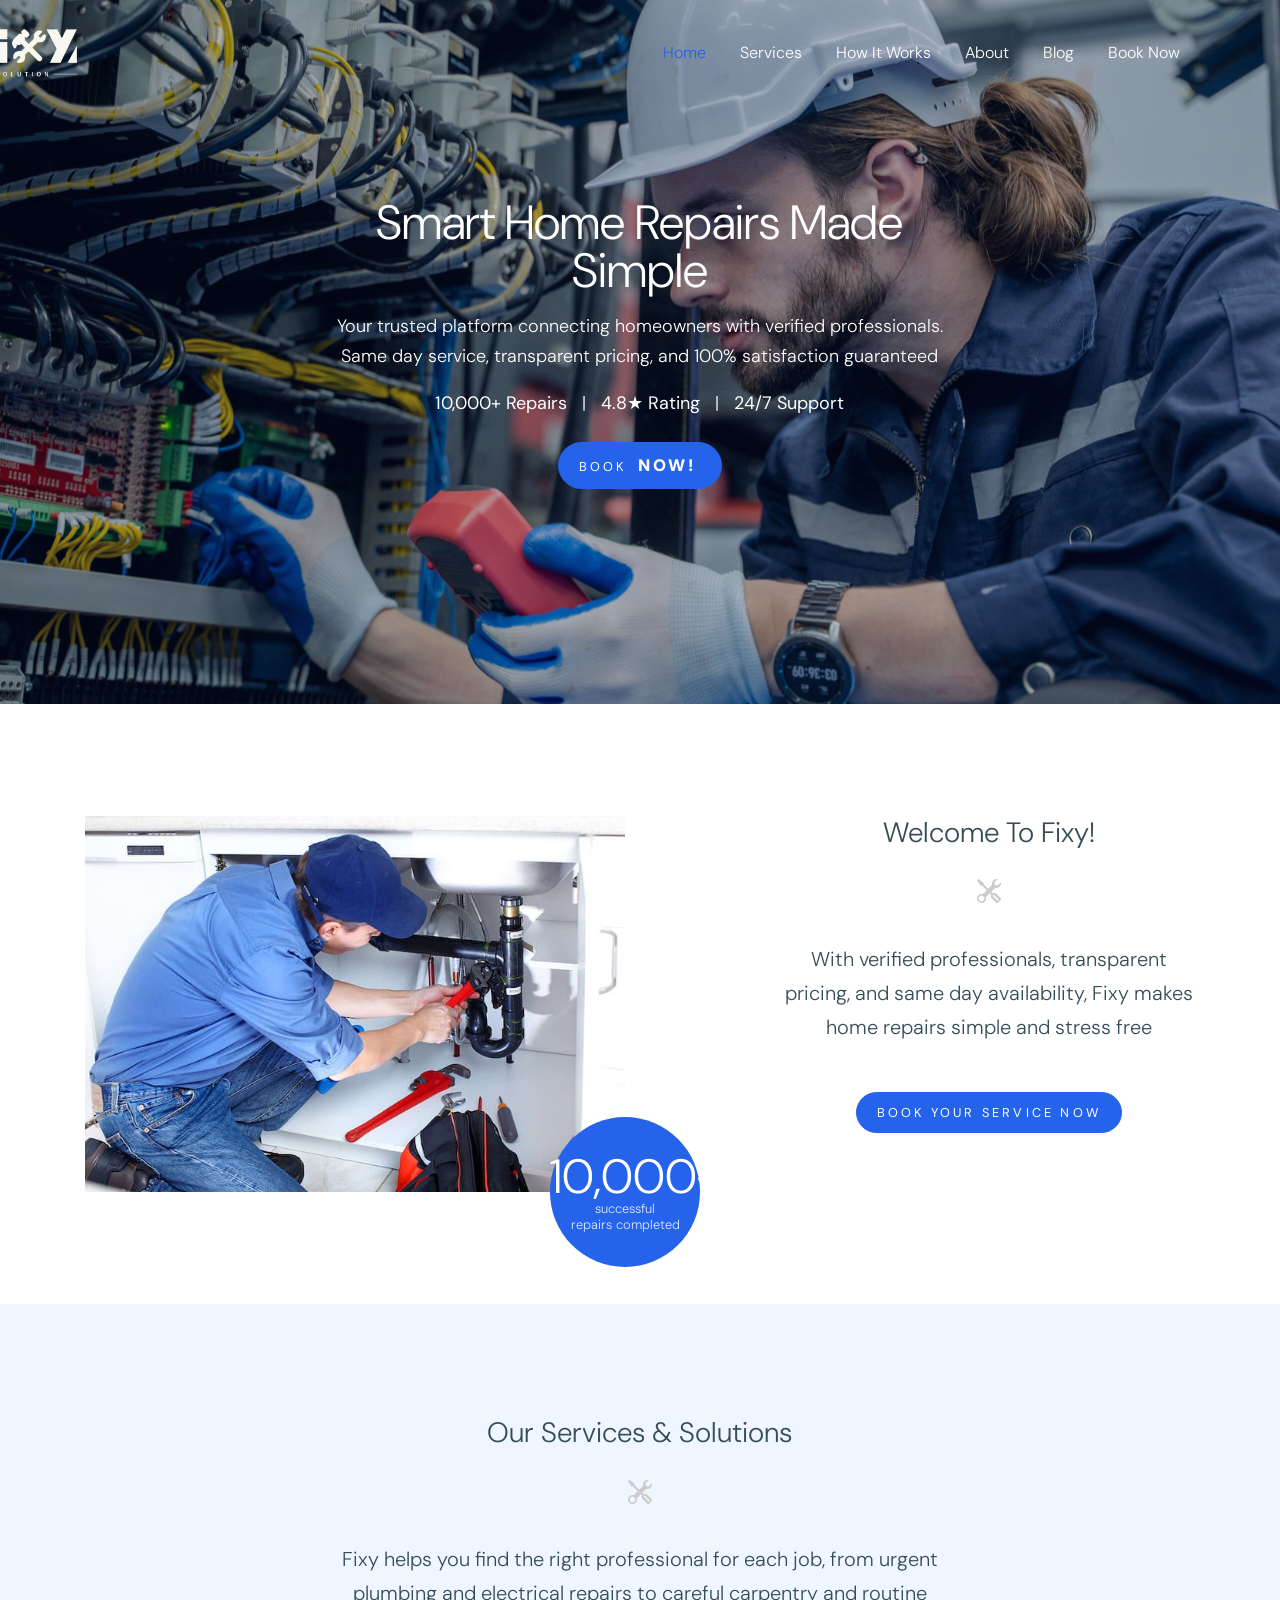
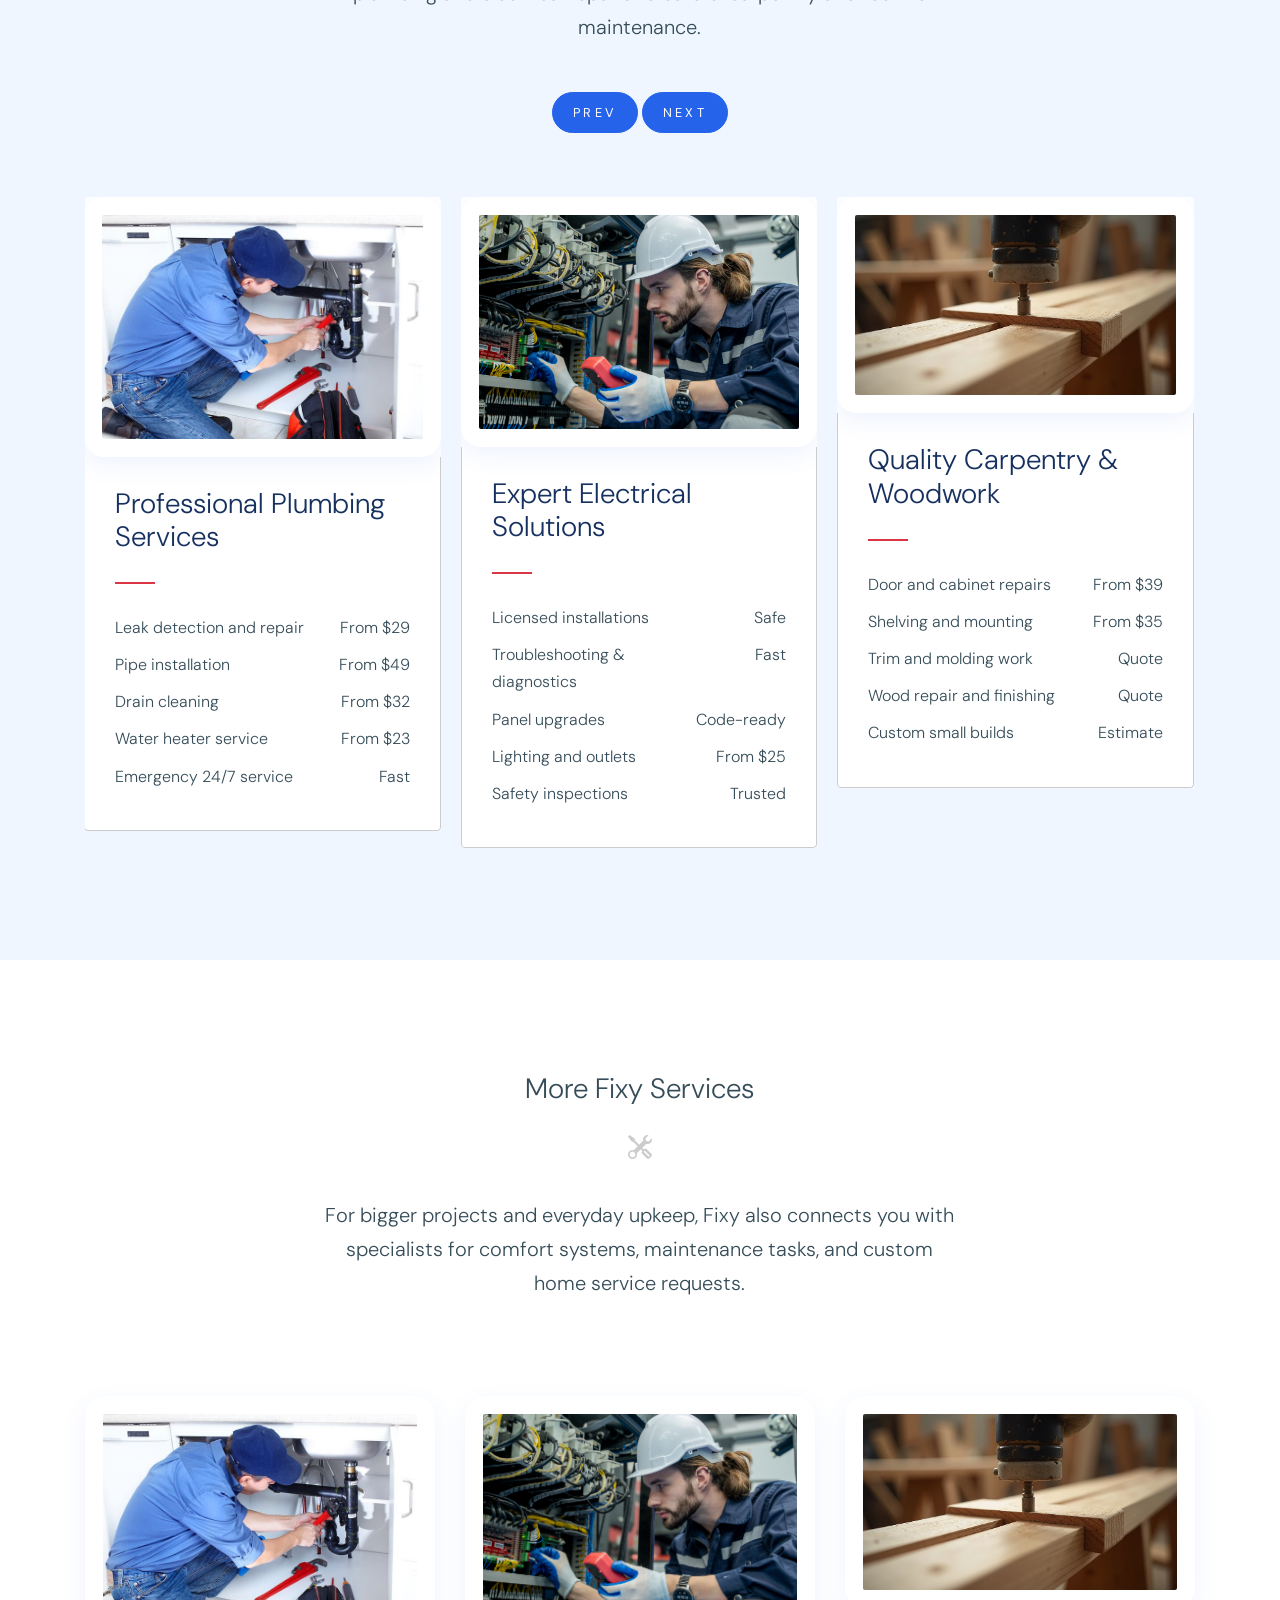
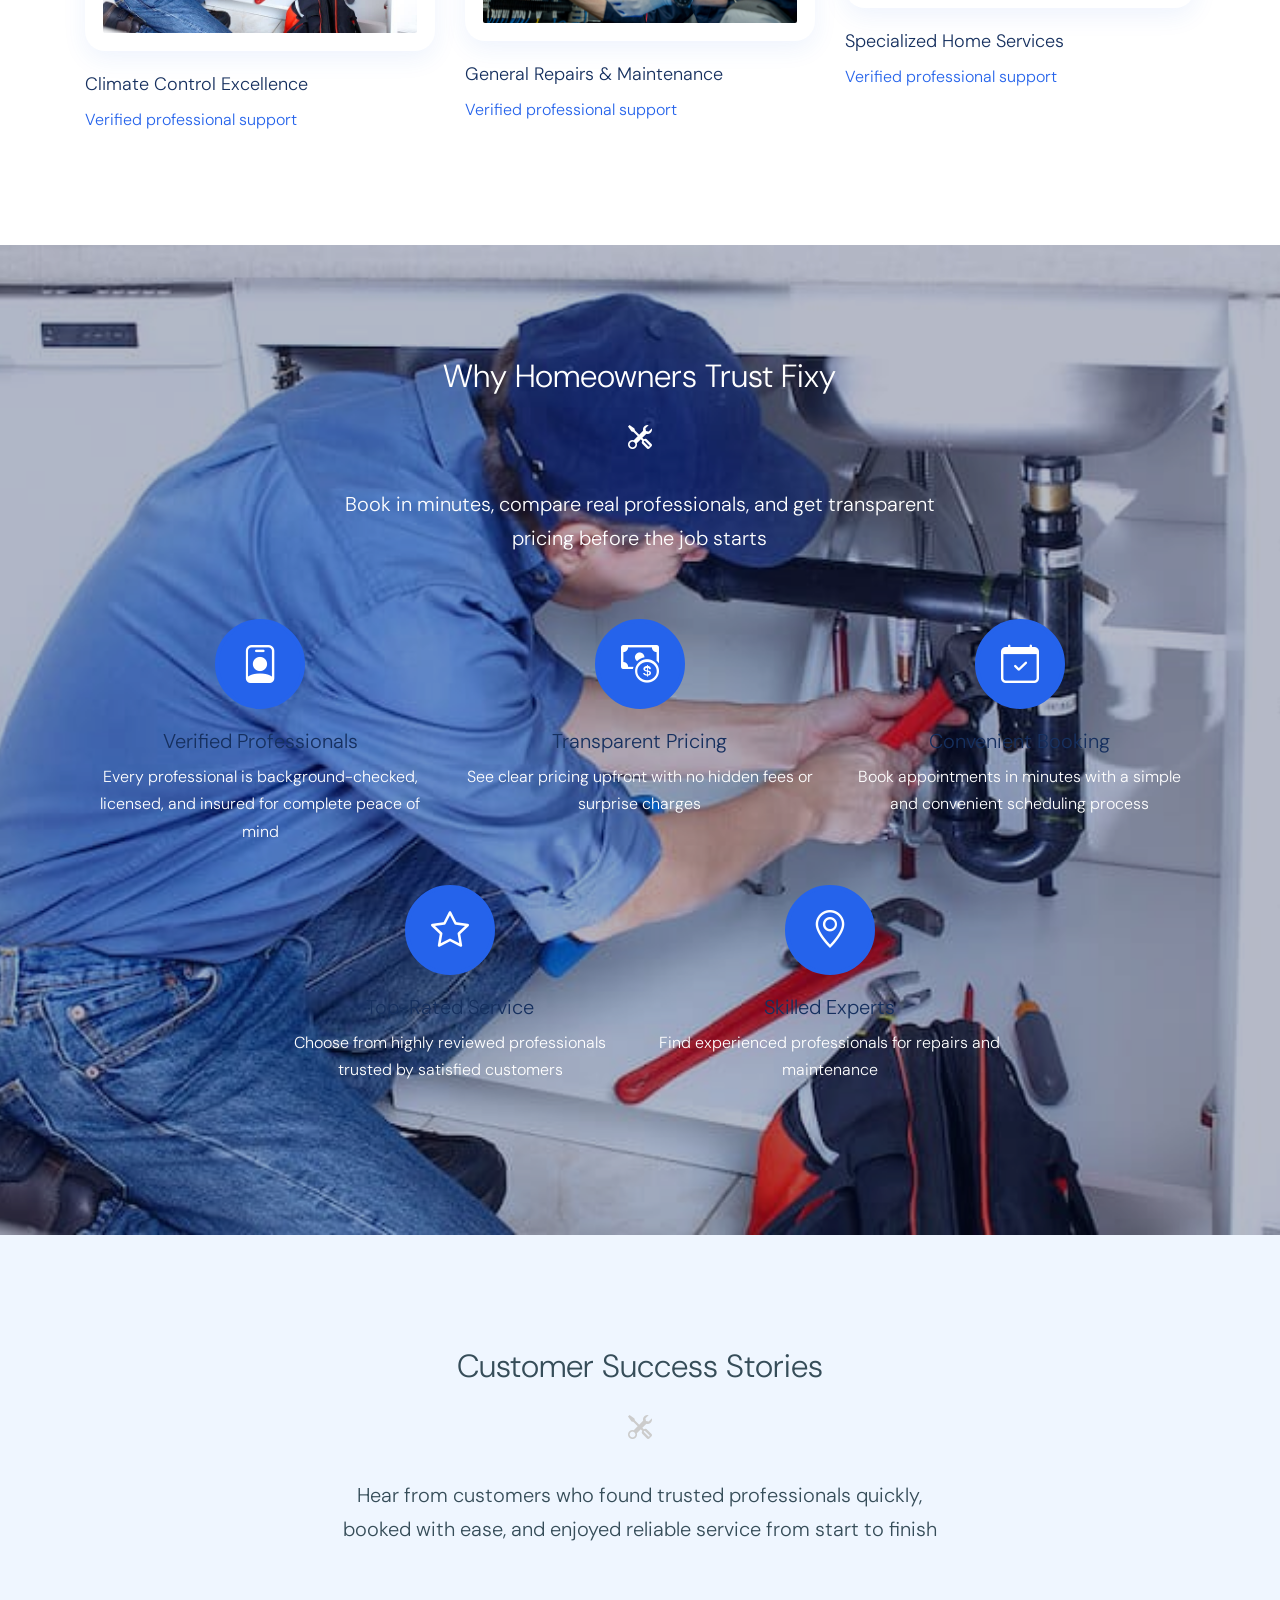
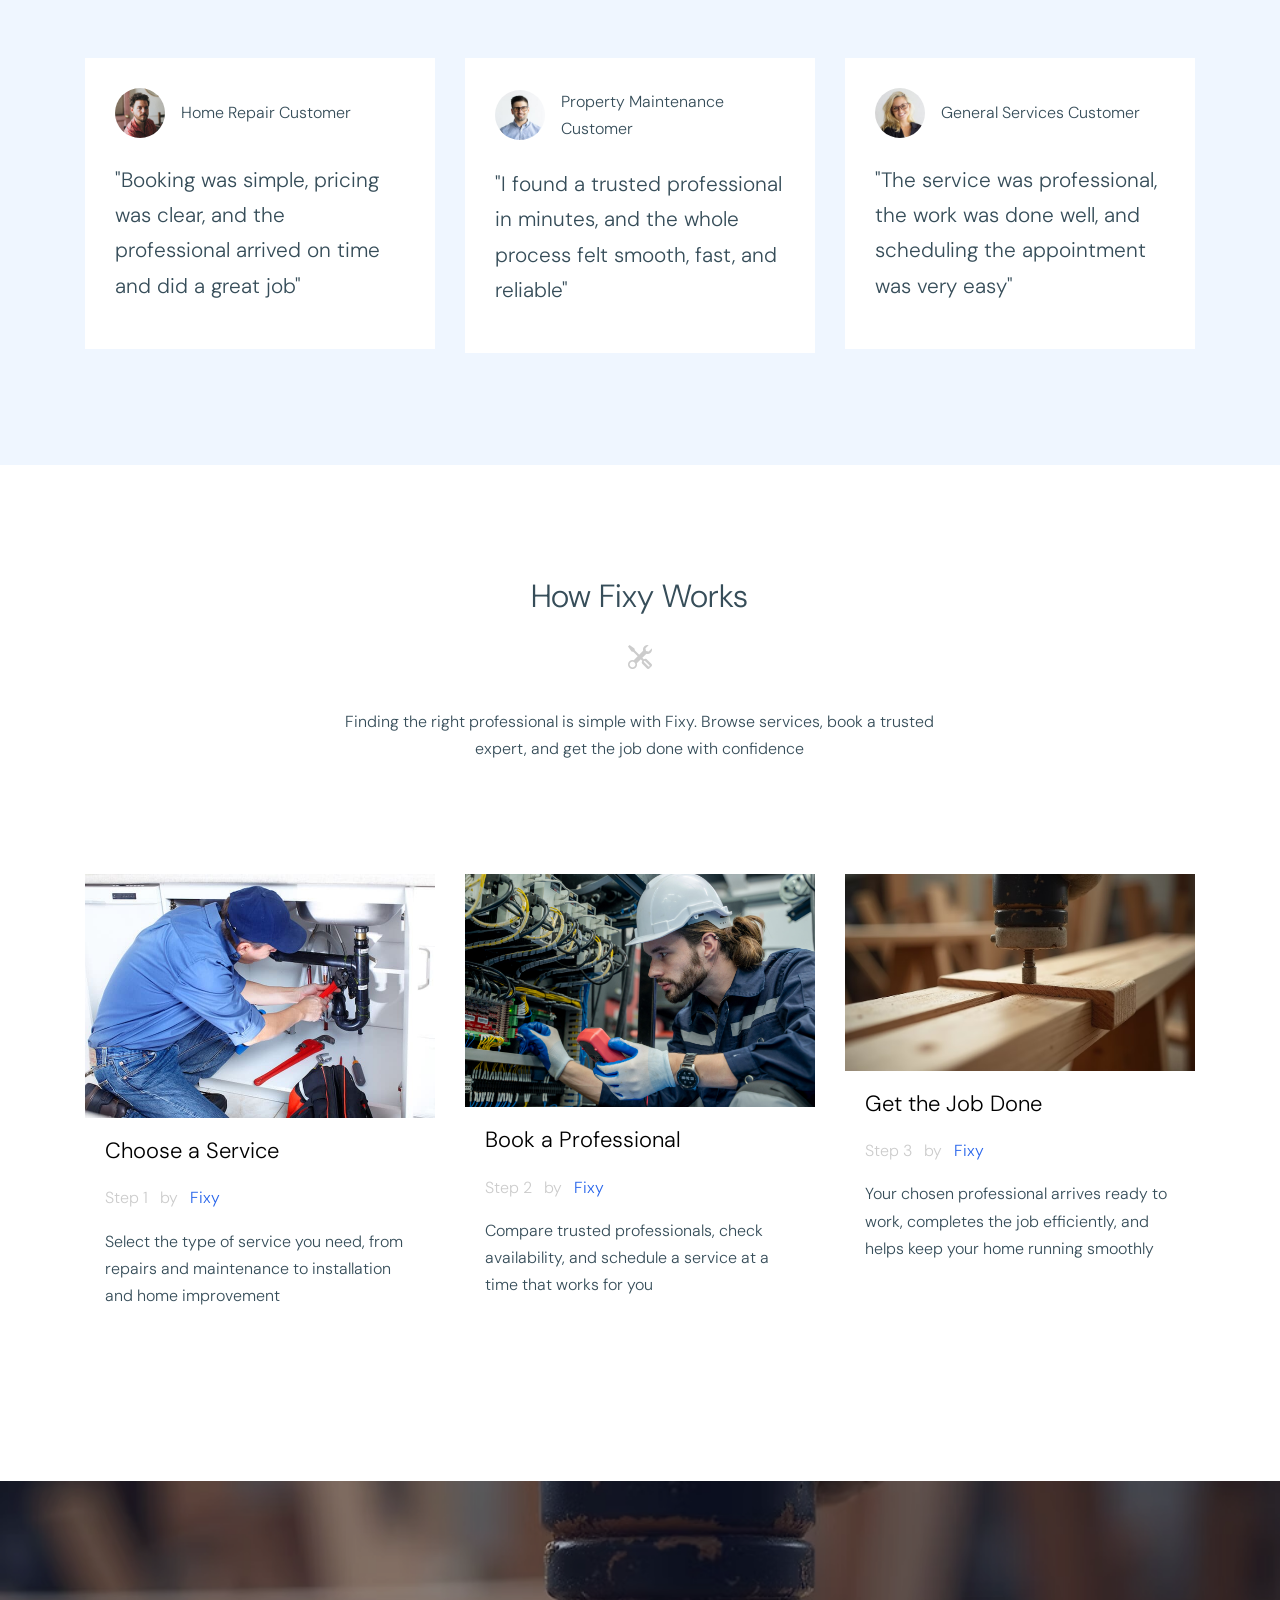
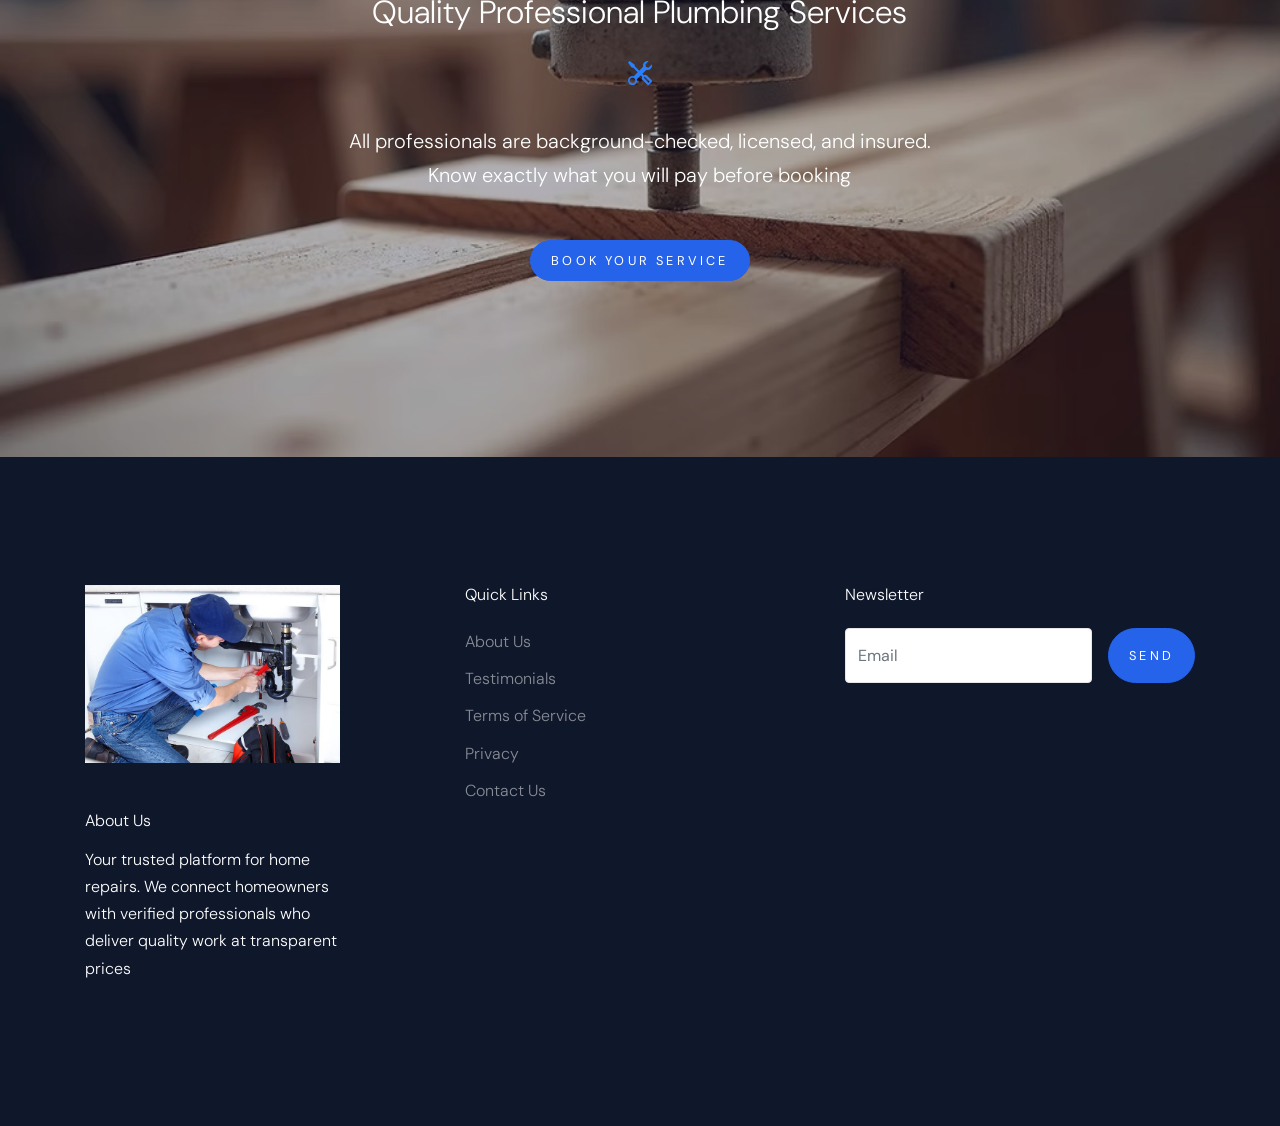
<file: index.html>
<!doctype html>
<html lang="en">

  <head>
    <title>Fixy | Smart Home Repairs</title>
    <link rel="icon" type="image/png" href="images/favicon.png">
    <meta charset="utf-8">
    <meta name="viewport" content="width=device-width, initial-scale=1, shrink-to-fit=no">

    <link href="https://fonts.googleapis.com/css?family=DM+Sans:300,400,700&display=swap" rel="stylesheet">

    <link rel="stylesheet" href="fonts/icomoon/style.css">

    <link rel="stylesheet" href="css/bootstrap.min.css">
    <link rel="stylesheet" href="css/bootstrap-datepicker.css">
    <link rel="stylesheet" href="css/jquery.fancybox.min.css">
    <link rel="stylesheet" href="css/owl.carousel.min.css">
    <link rel="stylesheet" href="css/owl.theme.default.min.css">
    <link rel="stylesheet" href="fonts/flaticon/font/flaticon.css">
    <link rel="stylesheet" href="css/aos.css">
    <link href="https://cdn.jsdelivr.net/npm/bootstrap-icons@1.10.5/font/bootstrap-icons.css" rel="stylesheet">
    <!-- MAIN CSS -->
    <link rel="stylesheet" href="css/style.css">

  
</head>

  <body data-spy="scroll" data-target=".site-navbar-target" data-offset="300">

    
    <div class="site-wrap" id="home-section">

      <div class="site-mobile-menu site-navbar-target">
        <div class="site-mobile-menu-header">
          <div class="site-mobile-menu-close mt-3">
            <span class="icon-close2 js-menu-toggle"></span>
          </div>
        </div>
        <div class="site-mobile-menu-body"></div>
      </div>



      <header class="site-navbar site-navbar-target" role="banner">

        <div class="container">
          <div class="row align-items-center position-relative">

            <div class="col-3 ">
              <div class="site-logo">
                <a href="index.html"><img src="images/fixylogo.png" alt="Fixy Solution"></a>
              </div>
            </div>

            <div class="col-9  text-right">
              

              <span class="d-inline-block d-lg-none"><a href="#" class="text-white site-menu-toggle js-menu-toggle py-5 text-white"><span class="icon-menu h3 text-white"></span></a></span>

              

              <nav class="site-navigation text-right ml-auto d-none d-lg-block" role="navigation">
                <ul class="site-menu main-menu js-clone-nav ml-auto ">
                  <li class="active"><a href="index.html" class="nav-link active">Home</a></li>
                  <li><a href="services.html" class="nav-link">Services</a></li>
                  <li><a href="how-it-works.html" class="nav-link">How It Works</a></li>
                  <li><a href="about.html" class="nav-link">About</a></li>
                  <li><a href="blog.html" class="nav-link">Blog</a></li>
                  <li><a href="contact.html" class="nav-link">Book Now</a></li>
                </ul>
              </nav>
            </div>

            
          </div>
        </div>

      </header>

    <div class="ftco-blocks-cover-1">
      <div class="site-section-cover overlay" data-stellar-background-ratio="0.5" style="background-image: url('images/img_2.jpg')">
        <div class="container">
          <div class="row align-items-center justify-content-center text-center">
            <div class="col-md-7">
              <h1 class="mb-3">Smart Home Repairs Made Simple</h1>
              <p>Your trusted platform connecting homeowners with verified professionals. Same day service, transparent pricing, and 100% satisfaction guaranteed</p>
              <p class="mb-4"><strong>10,000+ Repairs</strong> &nbsp; | &nbsp; <strong>4.8★ Rating</strong> &nbsp; | &nbsp; <strong>24/7 Support</strong></p>
  <p>
  <a href="contact.html" class="btn btn-primary">
    Book <span class="cta-now">NOW!</span>
  </a>
</p>
          </div>
        </div>
      </div>
    </div>
    
    <div class="site-section">
      <div class="container">
        <div class="row">
          <div class="col-lg-6 mb-5 mb-lg-0">
            <div class="img-years">
              <img src="images/img_1.jpg" alt="Image" class="img-fluid">
              <div class="year">
                <span>10,000+ <span>successful <br>repairs completed</span></span>
              </div>
            </div>

          </div>
         <div class="col-lg-5 ml-auto pl-lg-5 text-center">
  
  <h3 class="text-center position-relative">
    Welcome To Fixy!
  </h3>

  <!-- Icon under the title -->
  <div class="tool-icon">
    <i class="bi bi-tools"></i>
  </div>

  <p class="mb-5 lead">
    With verified professionals, transparent pricing, and same day availability, Fixy makes home repairs simple and stress free
  </p>

  <p>
    <a href="contact.html" class="btn btn-primary">Book Your Service Now</a>
  </p>

</div>
        </div>
      </div>
    </div>

    

    <div class="site-section bg-light">
      <div class="container">
        <div class="row justify-content-center  mb-5">
          <div class="col-md-7 text-center">
  
  <h3 class="text-center">
    Our Services &amp; Solutions
  </h3>

  <!-- Icon under the title -->
  <div class="tool-icon">
    <i class="bi bi-tools"></i>
  </div>

  <p class="mb-5 lead">
    Fixy helps you find the right professional for each job, from urgent plumbing and electrical repairs to careful carpentry and routine maintenance.
  </p>

  <p class="text-center">
    <a href="#" class="btn btn-primary custom-prev">Prev</a>
    <a href="#" class="btn btn-primary custom-next">Next</a>
  </p>

</div>

        </div>
        <div class="row">
          <div class="col-12">

            <div class="nonloop-block-13 owl-carousel d-flex">
              
              <div class="item-1 h">
                <img src="images/img_1.jpg" alt="Image" class="img-fluid">
                <div class="item-1-contents">
                  <h3>Professional Plumbing Services</h3>
                  <ul>
                    <li class="d-flex"><span>Leak detection and repair</span> <span class="price ml-auto">From $29</span></li>
                    <li class="d-flex"><span>Pipe installation</span><span class="price ml-auto">From $49</span></li>
                    <li class="d-flex"><span>Drain cleaning</span><span class="price ml-auto">From $32</span></li>
                    <li class="d-flex"><span>Water heater service</span><span class="price ml-auto">From $23</span></li>
                    <li class="d-flex"><span>Emergency 24/7 service</span><span class="price ml-auto">Fast</span></li>
                  </ul>
                </div>
                
              </div>

              <div class="item-1 h">
                <img src="images/img_2.jpg" alt="Image" class="img-fluid">
                <div class="item-1-contents">
                  <h3>Expert Electrical Solutions</h3>
                  <ul>
                    <li class="d-flex"><span>Licensed installations</span> <span class="price ml-auto">Safe</span></li>
                    <li class="d-flex"><span>Troubleshooting & diagnostics</span><span class="price ml-auto">Fast</span></li>
                    <li class="d-flex"><span>Panel upgrades</span><span class="price ml-auto">Code-ready</span></li>
                    <li class="d-flex"><span>Lighting and outlets</span><span class="price ml-auto">From $25</span></li>
                    <li class="d-flex"><span>Safety inspections</span><span class="price ml-auto">Trusted</span></li>
                  </ul>
                </div>
                
              </div>

              <div class="item-1 h">
                <img src="images/img_3.jpg" alt="Image" class="img-fluid">
                <div class="item-1-contents">
                  <h3>Quality Carpentry &amp; Woodwork</h3>
                  <ul>
                    <li class="d-flex"><span>Door and cabinet repairs</span> <span class="price ml-auto">From $39</span></li>
                    <li class="d-flex"><span>Shelving and mounting</span><span class="price ml-auto">From $35</span></li>
                    <li class="d-flex"><span>Trim and molding work</span><span class="price ml-auto">Quote</span></li>
                    <li class="d-flex"><span>Wood repair and finishing</span><span class="price ml-auto">Quote</span></li>
                    <li class="d-flex"><span>Custom small builds</span><span class="price ml-auto">Estimate</span></li>
                  </ul>
                </div>
                
              </div>

            </div>
            
          </div>
        </div>
      </div>
    </div>


    <div class="site-section">
      <div class="container">
        <div class="row justify-content-center mb-5">
         <div class="col-md-7 text-center">
  
  <h3 class="text-center">
    More Fixy Services
  </h3>

  <!-- Icon under title -->
  <div class="tool-icon">
    <i class="bi bi-tools"></i>
  </div>

  <p class="mb-5 lead">
    For bigger projects and everyday upkeep, Fixy also connects you with specialists for comfort systems, maintenance tasks, and custom home service requests.
  </p>

</div>
        </div>
        <div class="row hair-style">
          <div class="col-lg-4 col-md-4 col-sm-6 col-12">
            <a href="#" class="place">
              <img src="images/img_1.jpg" alt="Image placeholder">
              <h2>Climate Control Excellence</h2>
              <span>Verified professional support</span>
            </a>
          </div>
          <div class="col-lg-4 col-md-4 col-sm-6 col-12">
            <a href="#" class="place">
              <img src="images/img_2.jpg" alt="Image placeholder">
              <h2>General Repairs &amp; Maintenance</h2>
              <span>Verified professional support</span>
            </a>
          </div>
          <div class="col-lg-4 col-md-4 col-sm-6 col-12">
            <a href="#" class="place">
              <img src="images/img_3.jpg" alt="Image placeholder">
              <h2>Specialized Home Services</h2>
              <span>Verified professional support</span>
            </a>
          </div>
          
        </div>
      </div>
    </div>
    <!-- END section -->

    <div class="site-section section-3" data-stellar-background-ratio="0.5" style="background-image: url('images/img_1.jpg');">
      <div class="container">
        <div class="row justify-content-center text-center">
          <div class="col-7 text-center mb-5">
  
                <h2 class="text-white text-center">
                  Why Homeowners Trust Fixy
                </h2>

  <!-- Icon under title -->
              <div class="tool-icon">
                <i class="bi bi-tools text-white"></i>
              </div>

                <p class="lead text-white">
                  Book in minutes, compare real professionals, and get transparent pricing before the job starts
                </p>

          </div>
       </div>

<div class="row justify-content-center">
  <div class="col-lg-4 col-md-6 mb-4">
    <div class="service-1">
      <span class="service-1-icon">
        <i class="bi bi-person-badge"></i>
      </span>
      <div class="service-1-contents">
        <h3>Verified Professionals</h3>
        <p>Every professional is background-checked, licensed, and insured for complete peace of mind</p>
      </div>
    </div>
  </div>

  <div class="col-lg-4 col-md-6 mb-4">
    <div class="service-1">
      <span class="service-1-icon">
        <i class="bi bi-cash-coin"></i>
      </span>
      <div class="service-1-contents">
        <h3>Transparent Pricing</h3>
        <p>See clear pricing upfront with no hidden fees or surprise charges</p>
      </div>
    </div>
  </div>

  <div class="col-lg-4 col-md-6 mb-4">
    <div class="service-1">
      <span class="service-1-icon">
        <i class="bi bi-calendar-check"></i>
      </span>
      <div class="service-1-contents">
        <h3>Convenient Booking</h3>
        <p>Book appointments in minutes with a simple and convenient scheduling process</p>
      </div>
    </div>
  </div>

  <div class="col-lg-4 col-md-6 mb-4">
    <div class="service-1">
      <span class="service-1-icon">
        <i class="bi bi-star"></i>
      </span>
      <div class="service-1-contents">
        <h3>Top-Rated Service</h3>
        <p>Choose from highly reviewed professionals trusted by satisfied customers</p>
      </div>
    </div>
  </div>

  <div class="col-lg-4 col-md-6 mb-4">
    <div class="service-1">
      <span class="service-1-icon">
        <i class="bi bi-geo-alt"></i>
      </span>
      <div class="service-1-contents">
        <h3>Skilled Experts</h3>
        <p>Find experienced professionals for repairs and maintenance</p>
      </div>
    </div>
  </div>
</div>
</div>
</div>

<div class="site-section bg-light">
  <div class="container">
    <div class="row justify-content-center text-center mb-5">
      <div class="col-7 text-center mb-5">

        <h2 class="text-center">Customer Success Stories</h2>

        <div class="tool-icon">
          <i class="bi bi-tools"></i>
        </div>

        <p class="lead">
          Hear from customers who found trusted professionals quickly, booked with ease, and enjoyed reliable service from start to finish
        </p>

      </div>
    </div>

    <div class="row">
      <div class="col-lg-4 mb-4 mb-lg-0">
        <div class="testimonial-2">
          <div class="d-flex v-card align-items-center mb-4">
            <img src="images/person_1.jpg" alt="Image" class="img-fluid mr-3">
            <span>Home Repair Customer</span>
          </div>
          <blockquote>
            <p>"Booking was simple, pricing was clear, and the professional arrived on time and did a great job"</p>
          </blockquote>
        </div>
      </div>

      <div class="col-lg-4 mb-4 mb-lg-0">
        <div class="testimonial-2">
          <div class="d-flex v-card align-items-center mb-4">
            <img src="images/person_2.jpg" alt="Image" class="img-fluid mr-3">
            <span>Property Maintenance Customer</span>
          </div>
          <blockquote>
            <p>"I found a trusted professional in minutes, and the whole process felt smooth, fast, and reliable"</p>
          </blockquote>
        </div>
      </div>

      <div class="col-lg-4 mb-4 mb-lg-0">
        <div class="testimonial-2">
          <div class="d-flex v-card align-items-center mb-4">
            <img src="images/person_3.jpg" alt="Image" class="img-fluid mr-3">
            <span>General Services Customer</span>
          </div>
          <blockquote>
            <p>"The service was professional, the work was done well, and scheduling the appointment was very easy"</p>
          </blockquote>
        </div>
      </div>
    </div>
  </div>
</div>


    <div class="site-section bg-white">
      <div class="container">
        <div class="row justify-content-center text-center mb-5">
          <div class="col-7 text-center mb-5">
  
  <h2 class="text-center">
    How Fixy Works
  </h2>

  <!-- Icon under title -->
  <div class="tool-icon">
    <i class="bi bi-tools"></i>
  </div>

<p>
  Finding the right professional is simple with Fixy. Browse services, book a trusted expert, and get the job done with confidence
</p>

</div>
      </div>

      <div class="row">
        <div class="col-lg-4 col-md-6 mb-4">
          <div class="post-entry-1 h-100">
            <a href="contact.html">
              <img src="images/img_1.jpg" alt="Choose a Service" class="img-fluid">
            </a>
            <div class="post-entry-1-contents">
              <h2><a href="contact.html">Choose a Service</a></h2>
              <span class="meta d-inline-block mb-3">Step 1 <span class="mx-2">by</span> <a href="#">Fixy</a></span>
              <p>Select the type of service you need, from repairs and maintenance to installation and home improvement</p>
            </div>
          </div>
        </div>

        <div class="col-lg-4 col-md-6 mb-4">
          <div class="post-entry-1 h-100">
            <a href="contact.html">
              <img src="images/img_2.jpg" alt="Book a Professional" class="img-fluid">
            </a>
            <div class="post-entry-1-contents">
              <h2><a href="contact.html">Book a Professional</a></h2>
              <span class="meta d-inline-block mb-3">Step 2 <span class="mx-2">by</span> <a href="#">Fixy</a></span>
              <p>Compare trusted professionals, check availability, and schedule a service at a time that works for you</p>
            </div>
          </div>
        </div>

        <div class="col-lg-4 col-md-6 mb-4">
          <div class="post-entry-1 h-100">
            <a href="contact.html">
              <img src="images/img_3.jpg" alt="Get the Job Done" class="img-fluid">
            </a>
            <div class="post-entry-1-contents">
              <h2><a href="contact.html">Get the Job Done</a></h2>
              <span class="meta d-inline-block mb-3">Step 3 <span class="mx-2">by</span> <a href="#">Fixy</a></span>
              <p>Your chosen professional arrives ready to work, completes the job efficiently, and helps keep your home running smoothly</p>
            </div>
          </div>
        </div>
      </div>
    </div>
  </div>

    <div class="site-section section-3" data-stellar-background-ratio="0.5" style="background-image: url('images/img_3.jpg');">
      <div class="container">
        <div class="row justify-content-center text-center">
        <div class="col-7 text-center mb-5">

            <h2 class="text-white text-center">
              Quality Professional Plumbing Services
            </h2>

  <!-- icon under title -->
  <div class="tool-icon blue-icon">
    <i class="bi bi-tools"></i>
  </div>

  <p class="lead text-white mb-5">
    All professionals are background-checked, licensed, and insured. Know exactly what you will pay before booking
  </p>

  <p>
    <a href="contact.html" class="btn btn-primary">Book Your Service</a>
  </p>

</div>
        </div>
      </div>
    </div>

    

    <footer class="site-footer">
      <div class="container">
        <div class="row">
          <div class="col-lg-3">
            <img src="images/img_1.jpg" alt="Image" class="img-fluid mb-5">
            <h2 class="footer-heading mb-3">About Us</h2>
                <p>Your trusted platform for home repairs. We connect homeowners with verified professionals who deliver quality work at transparent prices </p>
          </div>
          <div class="col-lg-8 ml-auto">
            <div class="row">
              <div class="col-lg-6 ml-auto">
                <h2 class="footer-heading mb-4">Quick Links</h2>
                <ul class="list-unstyled">
                  <li><a href="about.html">About Us</a></li>
                  <li><a href="index.html">Testimonials</a></li>
                  <li><a href="contact.html">Terms of Service</a></li>
                  <li><a href="contact.html">Privacy</a></li>
                  <li><a href="contact.html">Contact Us</a></li>
                </ul>
              </div>
              <div class="col-lg-6">
                <h2 class="footer-heading mb-4">Newsletter</h2>
                <form action="#" class="d-flex" class="subscribe">
                  <input type="text" class="form-control mr-3" placeholder="Email">
                  <input type="submit" value="Send" class="btn btn-primary">
                </form>
              </div>
              
            </div>
          </div>
        </div>
    
      </div>
    </footer>

    </div>

    <script src="js/jquery-3.3.1.min.js"></script>
    <script src="js/jquery-migrate-3.0.0.js"></script>
    <script src="js/popper.min.js"></script>
    <script src="js/bootstrap.min.js"></script>
    <script src="js/owl.carousel.min.js"></script>
    <script src="js/jquery.sticky.js"></script>
    <script src="js/jquery.waypoints.min.js"></script>
    <script src="js/jquery.animateNumber.min.js"></script>
    <script src="js/jquery.fancybox.min.js"></script>
    <script src="js/jquery.stellar.min.js"></script>
    <script src="js/jquery.easing.1.3.js"></script>
    <script src="js/bootstrap-datepicker.min.js"></script>
    <script src="js/aos.js"></script>

    <script src="js/main.js"></script>

  </body>

</html>
</file>
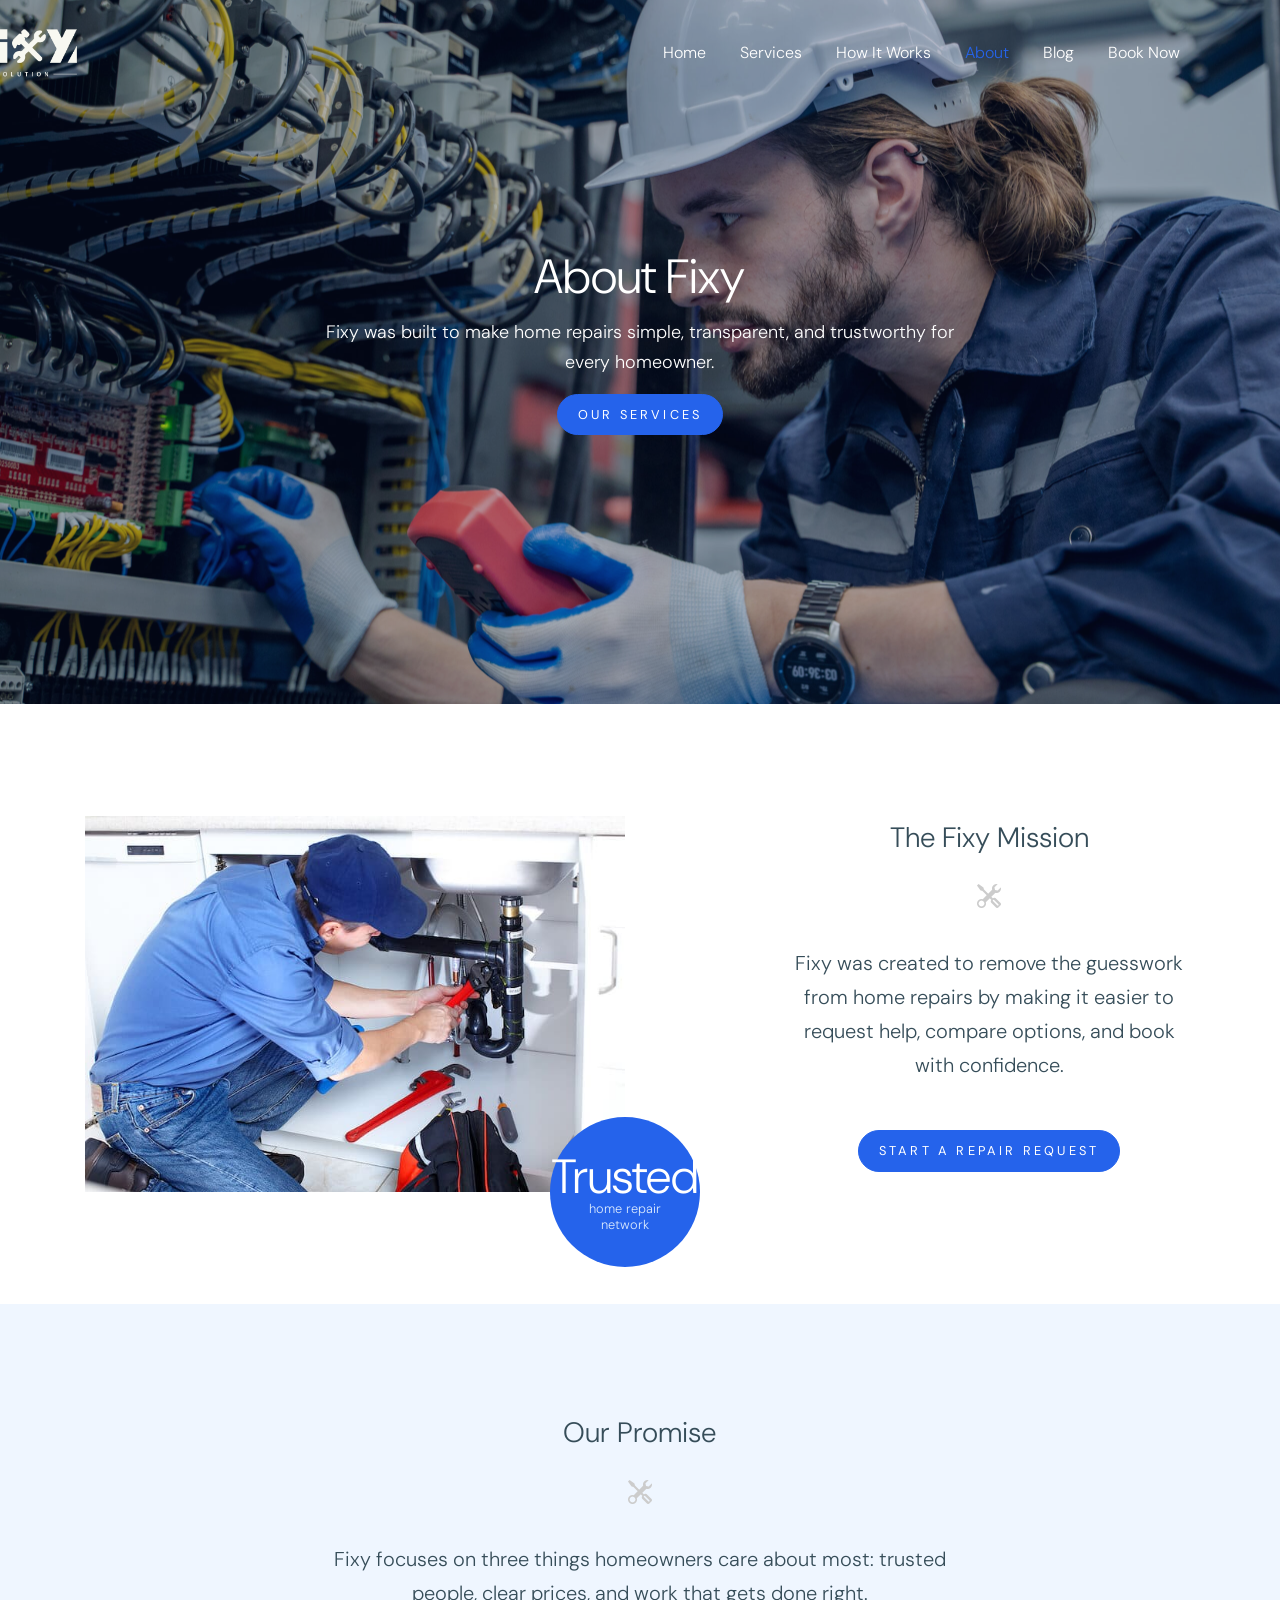
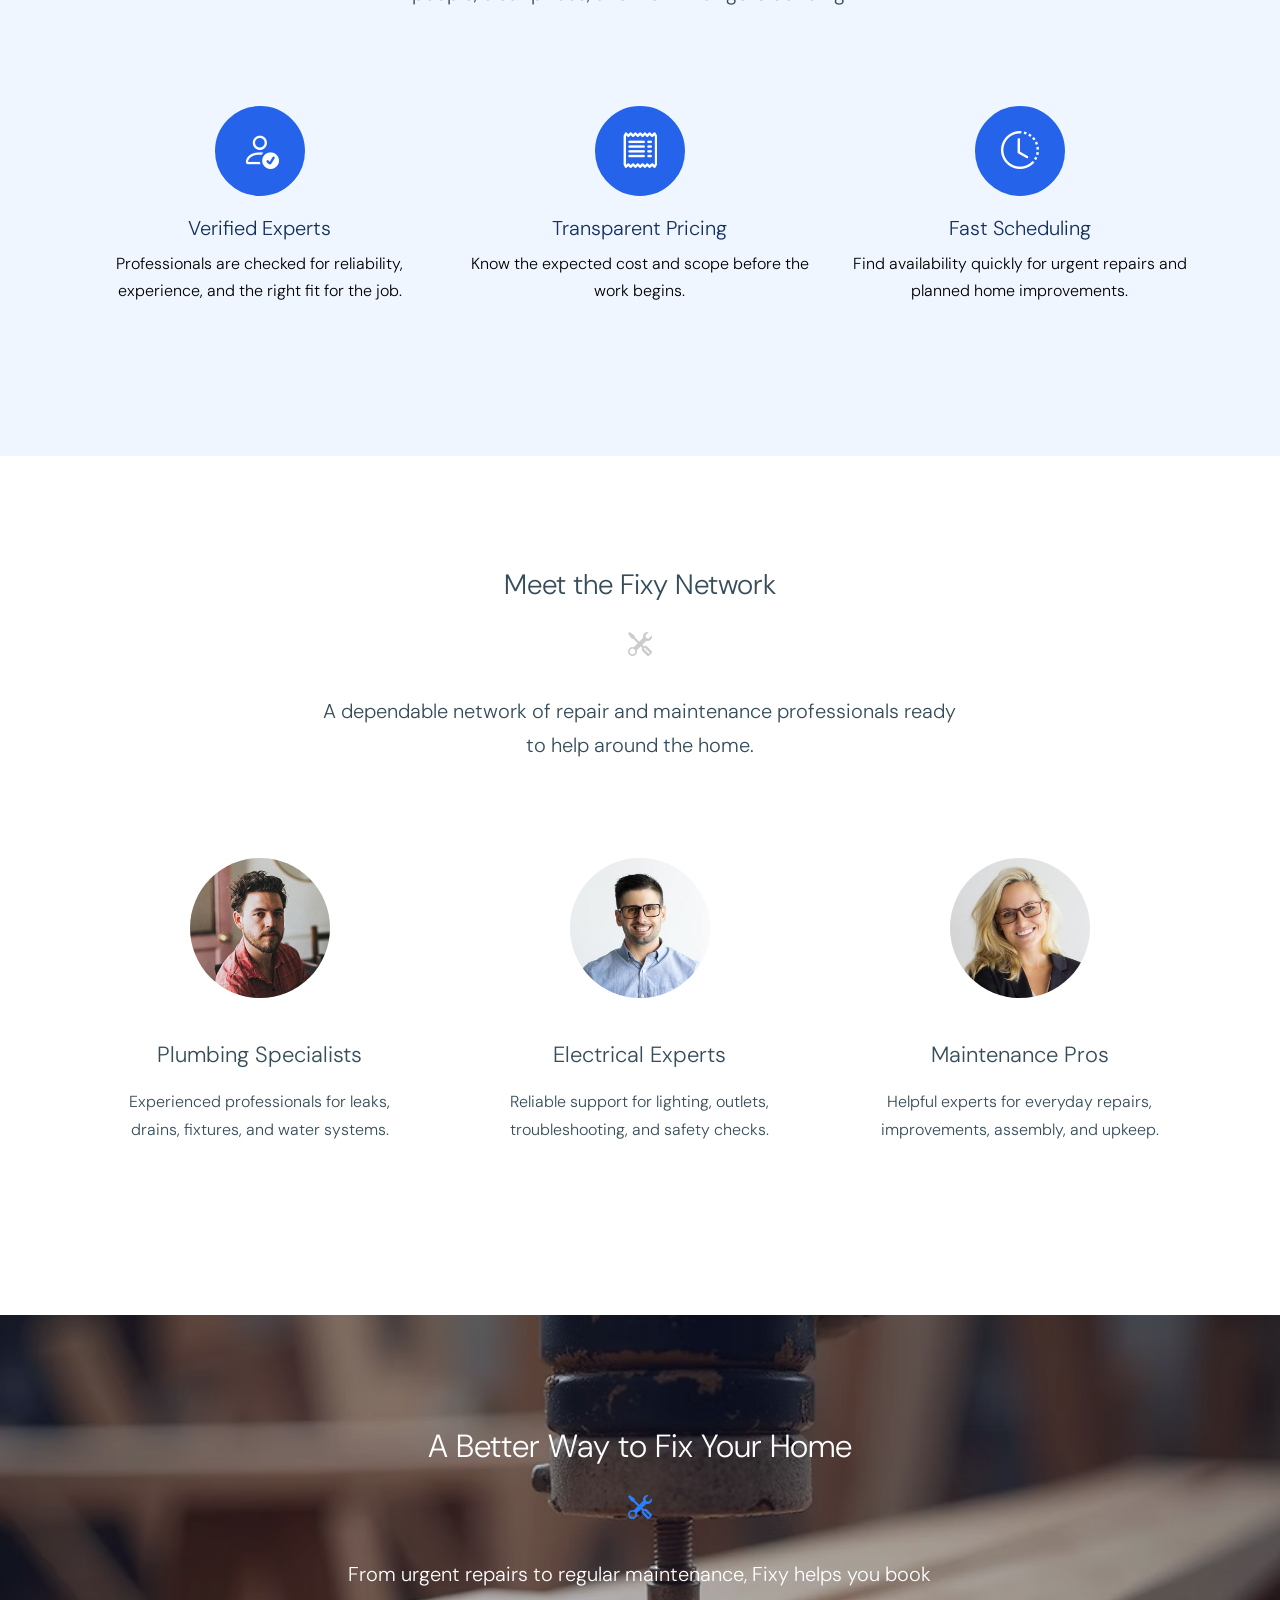
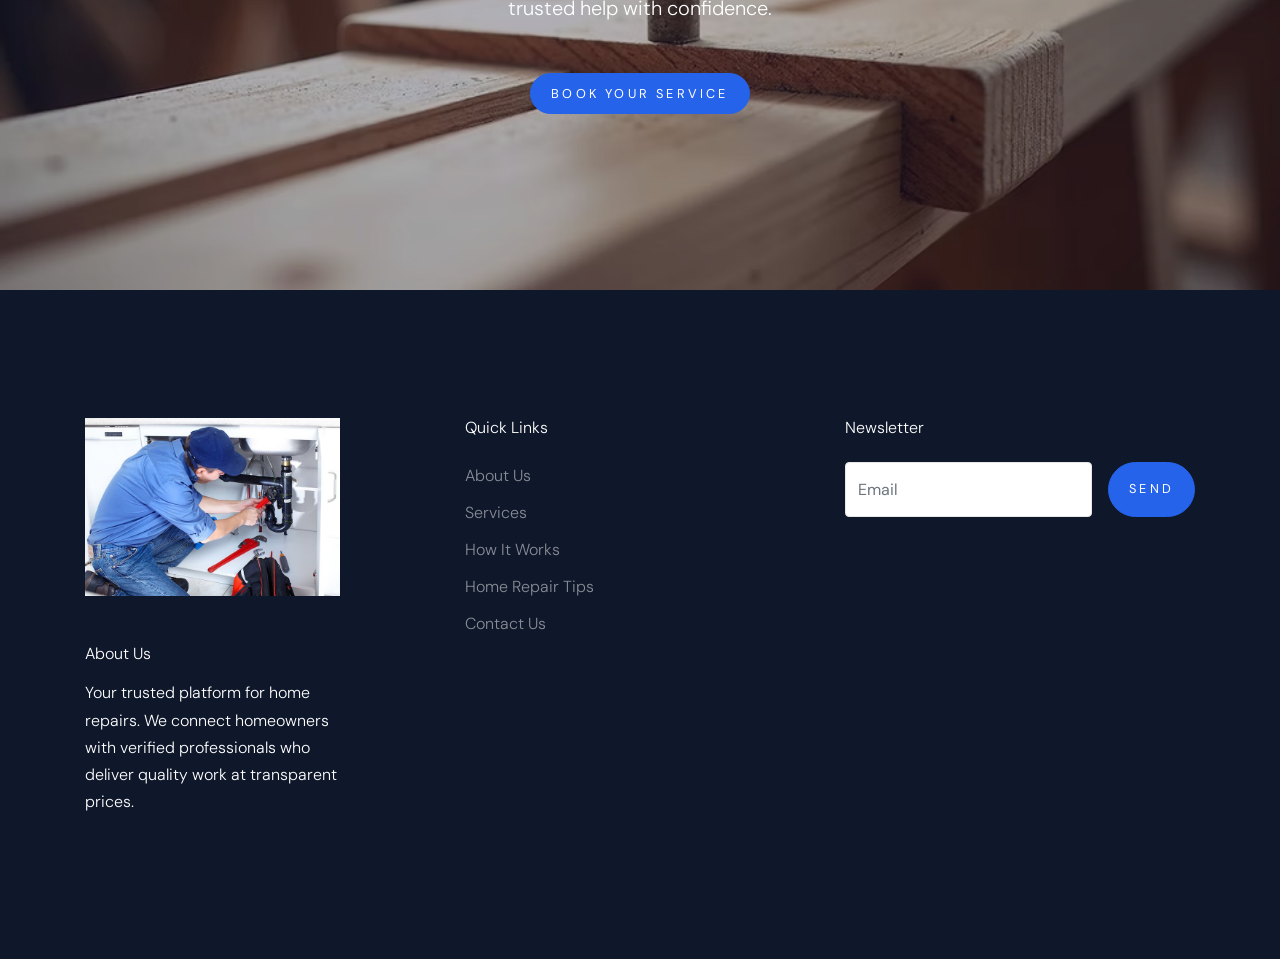
<file: about.html>
<!doctype html>
<html lang="en">

  <head>
    <title>Fixy | About</title>
    <link rel="icon" type="image/png" href="images/favicon.png">
    <meta charset="utf-8">
    <meta name="viewport" content="width=device-width, initial-scale=1, shrink-to-fit=no">

    <link href="https://fonts.googleapis.com/css?family=DM+Sans:300,400,700&display=swap" rel="stylesheet">
    <link rel="stylesheet" href="fonts/icomoon/style.css">
    <link rel="stylesheet" href="css/bootstrap.min.css">
    <link rel="stylesheet" href="css/bootstrap-datepicker.css">
    <link rel="stylesheet" href="css/jquery.fancybox.min.css">
    <link rel="stylesheet" href="css/owl.carousel.min.css">
    <link rel="stylesheet" href="css/owl.theme.default.min.css">
    <link rel="stylesheet" href="fonts/flaticon/font/flaticon.css">
    <link rel="stylesheet" href="css/aos.css">
    <link href="https://cdn.jsdelivr.net/npm/bootstrap-icons@1.10.5/font/bootstrap-icons.css" rel="stylesheet">
    <link rel="stylesheet" href="css/style.css">
  </head>

  <body data-spy="scroll" data-target=".site-navbar-target" data-offset="300">
    <div class="site-wrap" id="home-section">
      <div class="site-mobile-menu site-navbar-target">
        <div class="site-mobile-menu-header">
          <div class="site-mobile-menu-close mt-3">
            <span class="icon-close2 js-menu-toggle"></span>
          </div>
        </div>
        <div class="site-mobile-menu-body"></div>
      </div>

      <header class="site-navbar site-navbar-target" role="banner">
        <div class="container">
          <div class="row align-items-center position-relative">
            <div class="col-3 ">
              <div class="site-logo">
                <a href="index.html"><img src="images/fixylogo.png" alt="Fixy Solution"></a>
              </div>
            </div>
            <div class="col-9 text-right">
              <span class="d-inline-block d-lg-none"><a href="#" class="text-white site-menu-toggle js-menu-toggle py-5 text-white"><span class="icon-menu h3 text-white"></span></a></span>
              <nav class="site-navigation text-right ml-auto d-none d-lg-block" role="navigation">
                <ul class="site-menu main-menu js-clone-nav ml-auto ">
                  <li><a href="index.html" class="nav-link">Home</a></li>
                  <li><a href="services.html" class="nav-link">Services</a></li>
                  <li><a href="how-it-works.html" class="nav-link">How It Works</a></li>
                  <li class="active"><a href="about.html" class="nav-link active">About</a></li>
                  <li><a href="blog.html" class="nav-link">Blog</a></li>
                  <li><a href="contact.html" class="nav-link">Book Now</a></li>
                </ul>
              </nav>
            </div>
          </div>
        </div>
      </header>

    <div class="ftco-blocks-cover-1">
      <div class="site-section-cover overlay" data-stellar-background-ratio="0.5" style="background-image: url('images/img_2.jpg')">
        <div class="container">
          <div class="row align-items-center justify-content-center text-center">
            <div class="col-md-7">
              <h1 class="mb-3">About Fixy</h1>
              <p>Fixy was built to make home repairs simple, transparent, and trustworthy for every homeowner.</p>
              <p><a href="services.html" class="btn btn-primary">Our Services</a></p>
            </div>
          </div>
        </div>
      </div>
    </div>

    <div class="site-section">
      <div class="container">
        <div class="row align-items-center">
          <div class="col-lg-6 mb-5 mb-lg-0">
            <div class="img-years"><img src="images/img_1.jpg" alt="Fixy professionals" class="img-fluid"><div class="year"><span>Trusted <span>home repair<br>network</span></span></div></div>
          </div>
          <div class="col-lg-5 ml-auto pl-lg-5 text-center">
            <h3 class="text-center">The Fixy Mission</h3>
            <div class="tool-icon"><i class="bi bi-tools"></i></div>
            <p class="mb-5 lead">Fixy was created to remove the guesswork from home repairs by making it easier to request help, compare options, and book with confidence.</p>
            <p><a href="contact.html" class="btn btn-primary">Start a Repair Request</a></p>
          </div>
        </div>
      </div>
    </div>

    <div class="site-section bg-light">
      <div class="container">

          <div class="row justify-content-center mb-5">
            <div class="col-md-7 text-center">
              <h3 class="text-center">Our Promise</h3>
                <div class="tool-icon"><i class="bi bi-tools"></i></div>
            <p class="mb-5 lead">Fixy focuses on three things homeowners care about most: trusted people, clear prices, and work that gets done right.</p>
            </div>
          </div>

        <div class="row">

          <div class="col-lg-4 col-md-6 mb-4">
            <div class="service-1 dark h-100">
              <span class="service-1-icon"><i class="bi bi-person-check"></i></span>
              <div class="service-1-contents">
                <h3>Verified Experts</h3>
                <p>Professionals are checked for reliability, experience, and the right fit for the job.</p>
              </div>
            </div>
          </div>


          <div class="col-lg-4 col-md-6 mb-4">
            <div class="service-1 dark h-100">
              <span class="service-1-icon"><i class="bi bi-receipt"></i></span>
              <div class="service-1-contents">
                <h3>Transparent Pricing</h3>
                <p>Know the expected cost and scope before the work begins.</p>
              </div>
            </div>
          </div>


          <div class="col-lg-4 col-md-6 mb-4">
            <div class="service-1 dark h-100">
              <span class="service-1-icon"><i class="bi bi-clock-history"></i></span>
              <div class="service-1-contents">
                <h3>Fast Scheduling</h3>
                <p>Find availability quickly for urgent repairs and planned home improvements.</p>
              </div>
            </div>
          </div>

        </div>
      </div>
    </div>

    <div class="site-section">
      <div class="container">

          <div class="row justify-content-center mb-5">
            <div class="col-md-7 text-center">
              <h3 class="text-center">Meet the Fixy Network</h3>
                <div class="tool-icon"><i class="bi bi-tools"></i></div>
            <p class="mb-5 lead">A dependable network of repair and maintenance professionals ready to help around the home.</p>
            </div>
          </div>

        <div class="row">
          <div class="col-lg-4 col-md-6 mb-4"><div class="post-entry-1 h-100 text-center"><img src="images/person_1.jpg" alt="Plumbing specialist" class="img-fluid rounded-circle mb-4" style="max-width:140px;"><div class="post-entry-1-contents"><h2>Plumbing Specialists</h2><p>Experienced professionals for leaks, drains, fixtures, and water systems.</p></div></div></div>
          <div class="col-lg-4 col-md-6 mb-4"><div class="post-entry-1 h-100 text-center"><img src="images/person_2.jpg" alt="Electrical specialist" class="img-fluid rounded-circle mb-4" style="max-width:140px;"><div class="post-entry-1-contents"><h2>Electrical Experts</h2><p>Reliable support for lighting, outlets, troubleshooting, and safety checks.</p></div></div></div>
          <div class="col-lg-4 col-md-6 mb-4"><div class="post-entry-1 h-100 text-center"><img src="images/person_3.jpg" alt="Maintenance specialist" class="img-fluid rounded-circle mb-4" style="max-width:140px;"><div class="post-entry-1-contents"><h2>Maintenance Pros</h2><p>Helpful experts for everyday repairs, improvements, assembly, and upkeep.</p></div></div></div>
        </div>
      </div>
    </div>

    <div class="site-section section-3" data-stellar-background-ratio="0.5" style="background-image: url('images/img_3.jpg');">
      <div class="container">
        <div class="row justify-content-center text-center">
          <div class="col-7 text-center mb-5">
            <h2 class="text-white text-center">A Better Way to Fix Your Home</h2>
            <div class="tool-icon blue-icon"><i class="bi bi-tools "></i></div>
            <p class="lead text-white mb-5">From urgent repairs to regular maintenance, Fixy helps you book trusted help with confidence.</p>
            <p><a href="contact.html" class="btn btn-primary">Book Your Service</a></p>
          </div>
        </div>
      </div>
    </div>

    <footer class="site-footer">
      <div class="container">
        <div class="row">
          <div class="col-lg-3">
            <img src="images/img_1.jpg" alt="Fixy home repair service" class="img-fluid mb-5">
            <h2 class="footer-heading mb-3">About Us</h2>
            <p>Your trusted platform for home repairs. We connect homeowners with verified professionals who deliver quality work at transparent prices.</p>
          </div>
          <div class="col-lg-8 ml-auto">
            <div class="row">
              <div class="col-lg-6 ml-auto">
                <h2 class="footer-heading mb-4">Quick Links</h2>
                <ul class="list-unstyled">
                  <li><a href="about.html">About Us</a></li>
                  <li><a href="services.html">Services</a></li>
                  <li><a href="how-it-works.html">How It Works</a></li>
                  <li><a href="blog.html">Home Repair Tips</a></li>
                  <li><a href="contact.html">Contact Us</a></li>
                </ul>
              </div>
              <div class="col-lg-6">
                <h2 class="footer-heading mb-4">Newsletter</h2>
                <form action="#" class="d-flex subscribe">
                  <input type="text" class="form-control mr-3" placeholder="Email">
                  <input type="submit" value="Send" class="btn btn-primary">
                </form>
              </div>
            </div>
          </div>
        </div>
    
      </div>
    </footer>

    </div>

    <script src="js/jquery-3.3.1.min.js"></script>
    <script src="js/jquery-migrate-3.0.0.js"></script>
    <script src="js/popper.min.js"></script>
    <script src="js/bootstrap.min.js"></script>
    <script src="js/owl.carousel.min.js"></script>
    <script src="js/jquery.sticky.js"></script>
    <script src="js/jquery.waypoints.min.js"></script>
    <script src="js/jquery.animateNumber.min.js"></script>
    <script src="js/jquery.fancybox.min.js"></script>
    <script src="js/jquery.stellar.min.js"></script>
    <script src="js/jquery.easing.1.3.js"></script>
    <script src="js/bootstrap-datepicker.min.js"></script>
    <script src="js/aos.js"></script>
    <script src="js/main.js"></script>
  </body>
</html>
</file>
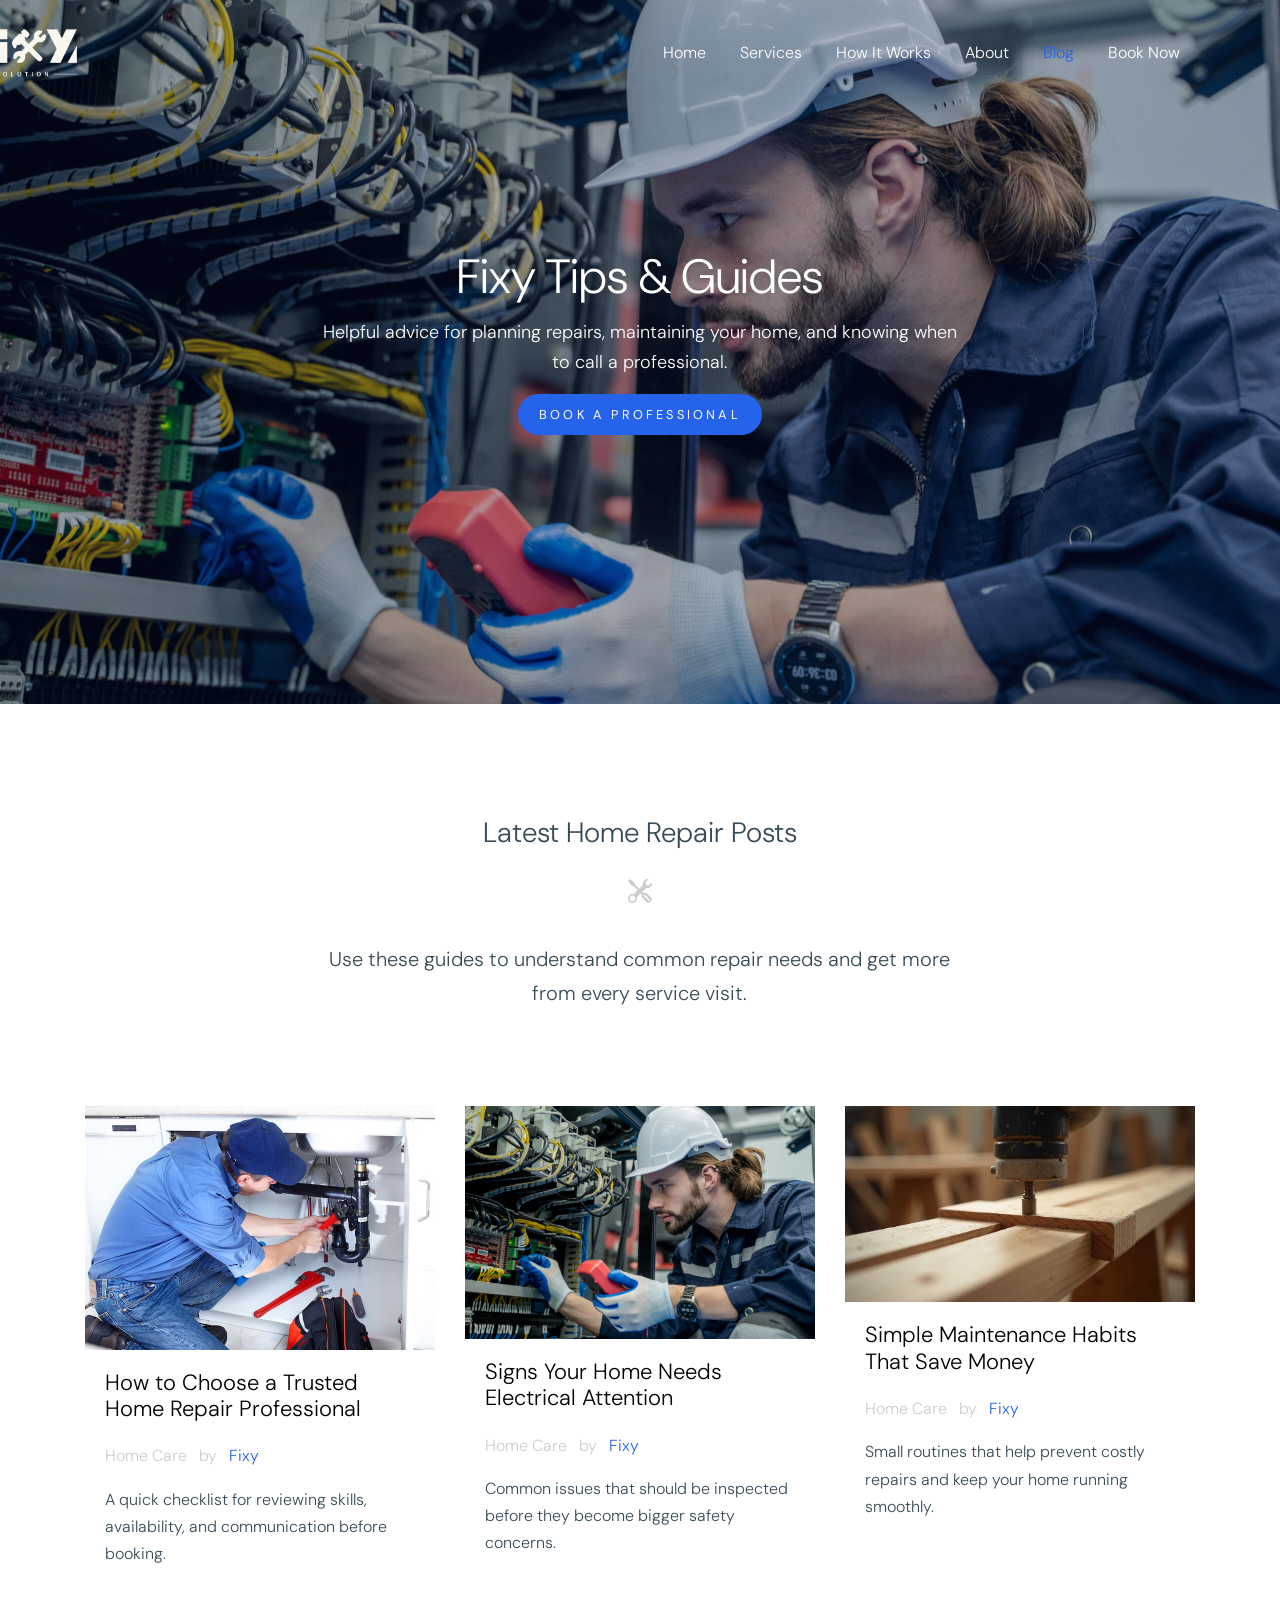
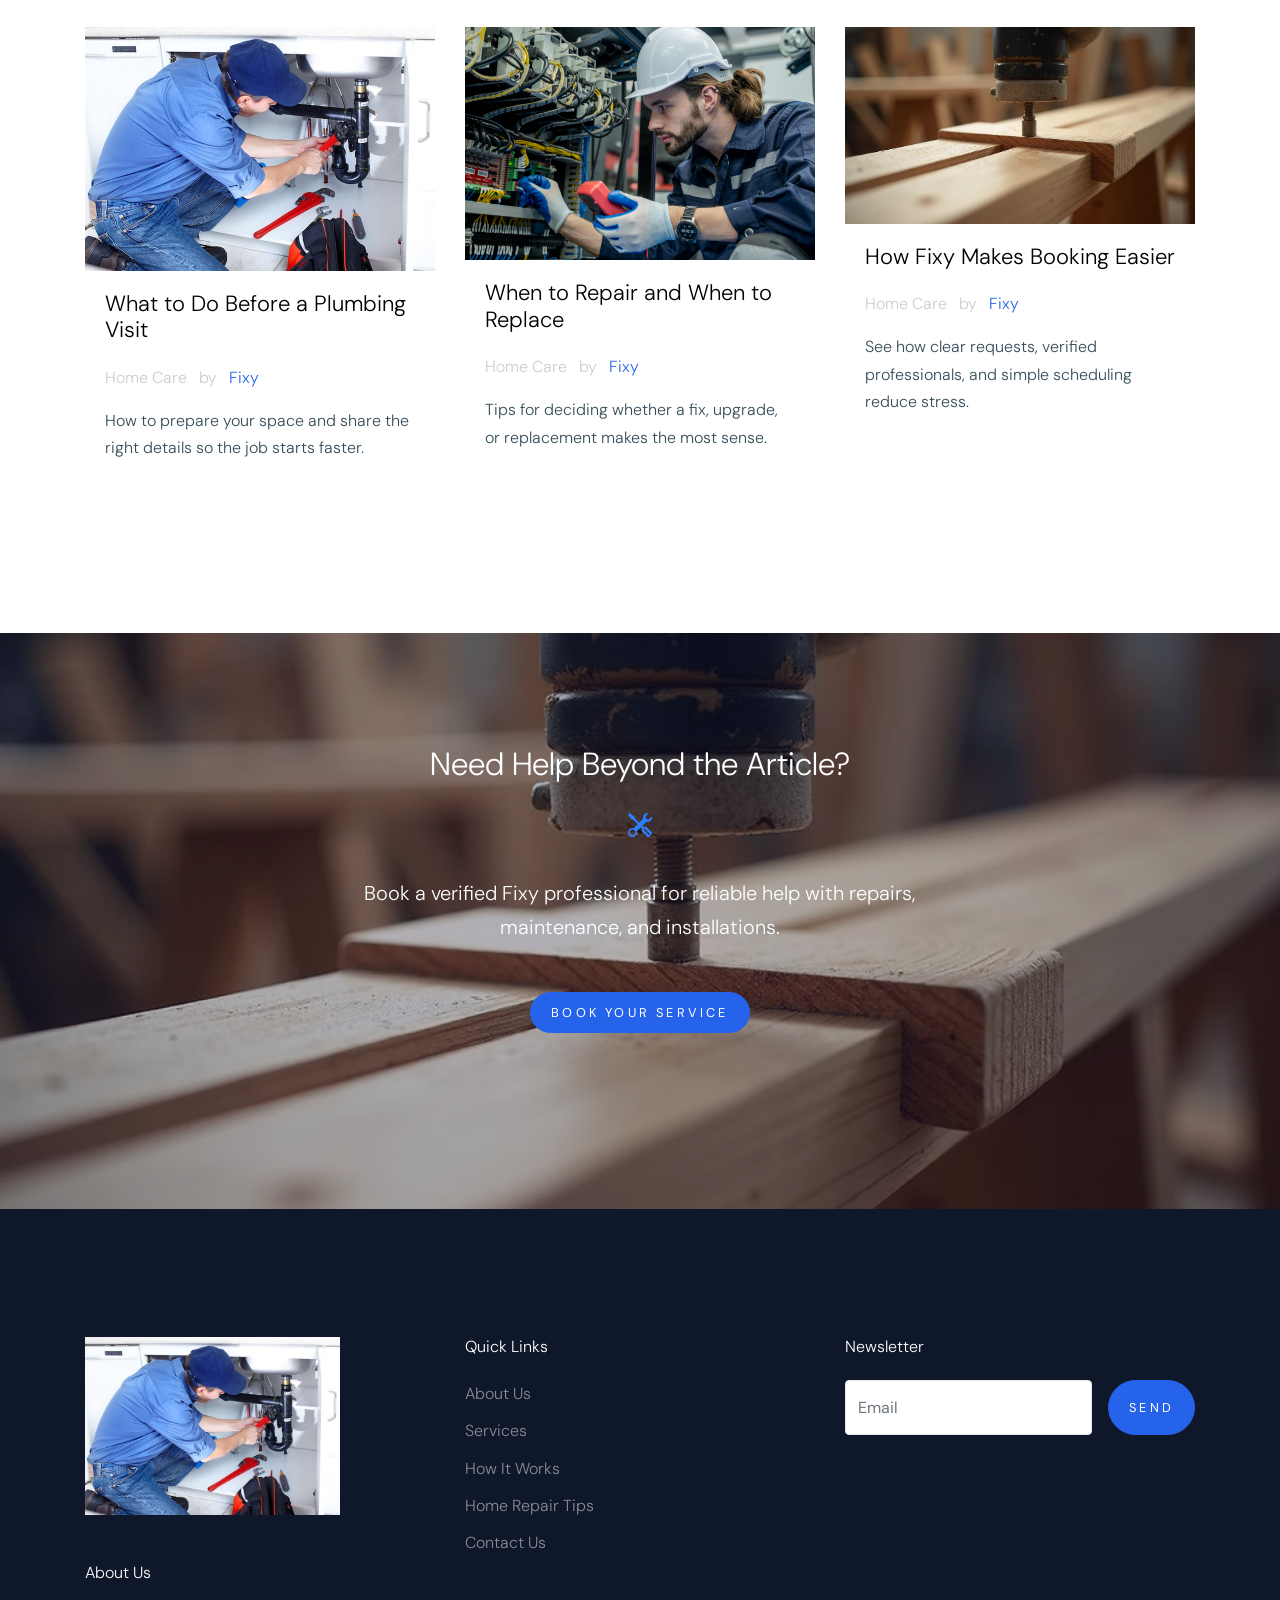
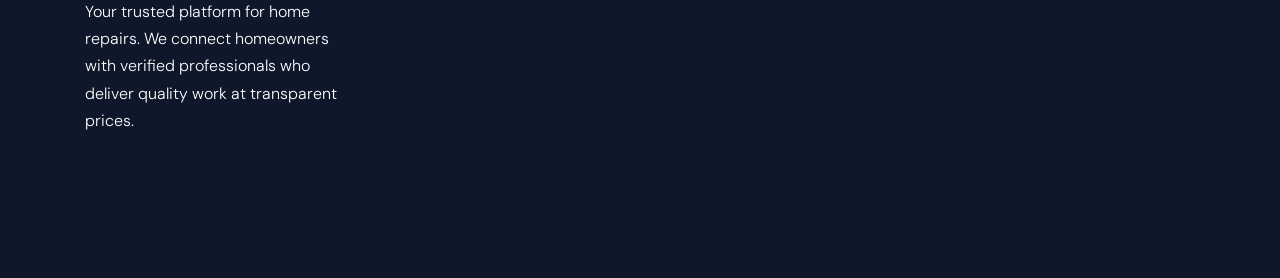
<file: blog.html>
<!doctype html>
<html lang="en">

  <head>
    <title>Fixy | Tips & Guides</title>
    <link rel="icon" type="image/png" href="images/favicon.png">
    <meta charset="utf-8">
    <meta name="viewport" content="width=device-width, initial-scale=1, shrink-to-fit=no">

    <link href="https://fonts.googleapis.com/css?family=DM+Sans:300,400,700&display=swap" rel="stylesheet">
    <link rel="stylesheet" href="fonts/icomoon/style.css">
    <link rel="stylesheet" href="css/bootstrap.min.css">
    <link rel="stylesheet" href="css/bootstrap-datepicker.css">
    <link rel="stylesheet" href="css/jquery.fancybox.min.css">
    <link rel="stylesheet" href="css/owl.carousel.min.css">
    <link rel="stylesheet" href="css/owl.theme.default.min.css">
    <link rel="stylesheet" href="fonts/flaticon/font/flaticon.css">
    <link rel="stylesheet" href="css/aos.css">
    <link href="https://cdn.jsdelivr.net/npm/bootstrap-icons@1.10.5/font/bootstrap-icons.css" rel="stylesheet">
    <link rel="stylesheet" href="css/style.css">
  </head>

  <body data-spy="scroll" data-target=".site-navbar-target" data-offset="300">
    <div class="site-wrap" id="home-section">
      <div class="site-mobile-menu site-navbar-target">
        <div class="site-mobile-menu-header">
          <div class="site-mobile-menu-close mt-3">
            <span class="icon-close2 js-menu-toggle"></span>
          </div>
        </div>
        <div class="site-mobile-menu-body"></div>
      </div>

      <header class="site-navbar site-navbar-target" role="banner">
        <div class="container">
          <div class="row align-items-center position-relative">
            <div class="col-3 ">
              <div class="site-logo">
                <a href="index.html"><img src="images/fixylogo.png" alt="Fixy Solution"></a>
              </div>
            </div>
            <div class="col-9 text-right">
              <span class="d-inline-block d-lg-none"><a href="#" class="text-white site-menu-toggle js-menu-toggle py-5 text-white"><span class="icon-menu h3 text-white"></span></a></span>
              <nav class="site-navigation text-right ml-auto d-none d-lg-block" role="navigation">
                <ul class="site-menu main-menu js-clone-nav ml-auto ">
                  <li><a href="index.html" class="nav-link">Home</a></li>
                  <li><a href="services.html" class="nav-link">Services</a></li>
                  <li><a href="how-it-works.html" class="nav-link">How It Works</a></li>
                  <li><a href="about.html" class="nav-link">About</a></li>
                  <li class="active"><a href="blog.html" class="nav-link active">Blog</a></li>
                  <li><a href="contact.html" class="nav-link">Book Now</a></li>
                </ul>
              </nav>
            </div>
          </div>
        </div>
      </header>

    <div class="ftco-blocks-cover-1">
      <div class="site-section-cover overlay" data-stellar-background-ratio="0.5" style="background-image: url('images/img_2.jpg')">
        <div class="container">
          <div class="row align-items-center justify-content-center text-center">
            <div class="col-md-7">
              <h1 class="mb-3">Fixy Tips & Guides</h1>
              <p>Helpful advice for planning repairs, maintaining your home, and knowing when to call a professional.</p>
              <p><a href="contact.html" class="btn btn-primary">Book a Professional</a></p>
            </div>
          </div>
        </div>
      </div>
    </div>

    <div class="site-section bg-white">
      <div class="container">

          <div class="row justify-content-center mb-5">
            <div class="col-md-7 text-center">
              <h3 class="text-center">Latest Home Repair Posts</h3>
     <div class="tool-icon"><i class="bi bi-tools"></i></div>
            <p class="mb-5 lead">Use these guides to understand common repair needs and get more from every service visit.</p>
            </div>
          </div>

        <div class="row">
          <div class="col-lg-4 col-md-6 mb-4"><div class="post-entry-1 h-100"><a href="blog.html"><img src="images/img_1.jpg" alt="How to Choose a Trusted Home Repair Professional" class="img-fluid"></a><div class="post-entry-1-contents"><h2><a href="blog.html">How to Choose a Trusted Home Repair Professional</a></h2><span class="meta d-inline-block mb-3">Home Care <span class="mx-2">by</span> <a href="#">Fixy</a></span><p>A quick checklist for reviewing skills, availability, and communication before booking.</p></div></div></div>
          <div class="col-lg-4 col-md-6 mb-4"><div class="post-entry-1 h-100"><a href="blog.html"><img src="images/img_2.jpg" alt="Signs Your Home Needs Electrical Attention" class="img-fluid"></a><div class="post-entry-1-contents"><h2><a href="blog.html">Signs Your Home Needs Electrical Attention</a></h2><span class="meta d-inline-block mb-3">Home Care <span class="mx-2">by</span> <a href="#">Fixy</a></span><p>Common issues that should be inspected before they become bigger safety concerns.</p></div></div></div>
          <div class="col-lg-4 col-md-6 mb-4"><div class="post-entry-1 h-100"><a href="blog.html"><img src="images/img_3.jpg" alt="Simple Maintenance Habits That Save Money" class="img-fluid"></a><div class="post-entry-1-contents"><h2><a href="blog.html">Simple Maintenance Habits That Save Money</a></h2><span class="meta d-inline-block mb-3">Home Care <span class="mx-2">by</span> <a href="#">Fixy</a></span><p>Small routines that help prevent costly repairs and keep your home running smoothly.</p></div></div></div>
          <div class="col-lg-4 col-md-6 mb-4"><div class="post-entry-1 h-100"><a href="blog.html"><img src="images/img_1.jpg" alt="What to Do Before a Plumbing Visit" class="img-fluid"></a><div class="post-entry-1-contents"><h2><a href="blog.html">What to Do Before a Plumbing Visit</a></h2><span class="meta d-inline-block mb-3">Home Care <span class="mx-2">by</span> <a href="#">Fixy</a></span><p>How to prepare your space and share the right details so the job starts faster.</p></div></div></div>
          <div class="col-lg-4 col-md-6 mb-4"><div class="post-entry-1 h-100"><a href="blog.html"><img src="images/img_2.jpg" alt="When to Repair and When to Replace" class="img-fluid"></a><div class="post-entry-1-contents"><h2><a href="blog.html">When to Repair and When to Replace</a></h2><span class="meta d-inline-block mb-3">Home Care <span class="mx-2">by</span> <a href="#">Fixy</a></span><p>Tips for deciding whether a fix, upgrade, or replacement makes the most sense.</p></div></div></div>
          <div class="col-lg-4 col-md-6 mb-4"><div class="post-entry-1 h-100"><a href="blog.html"><img src="images/img_3.jpg" alt="How Fixy Makes Booking Easier" class="img-fluid"></a><div class="post-entry-1-contents"><h2><a href="blog.html">How Fixy Makes Booking Easier</a></h2><span class="meta d-inline-block mb-3">Home Care <span class="mx-2">by</span> <a href="#">Fixy</a></span><p>See how clear requests, verified professionals, and simple scheduling reduce stress.</p></div></div></div>
        </div>
      </div>
    </div>

    <div class="site-section section-3" data-stellar-background-ratio="0.5" style="background-image: url('images/img_3.jpg');">
      <div class="container">
        <div class="row justify-content-center text-center">
          <div class="col-7 text-center mb-5">
            <h2 class="text-white text-center">Need Help Beyond the Article?</h2>
            <div class="tool-icon blue-icon"><i class="bi bi-tools "></i></div>
            <p class="lead text-white mb-5">Book a verified Fixy professional for reliable help with repairs, maintenance, and installations.</p>
            <p><a href="contact.html" class="btn btn-primary">Book Your Service</a></p>
          </div>
        </div>
      </div>
    </div>

    <footer class="site-footer">
      <div class="container">
        <div class="row">
          <div class="col-lg-3">
            <img src="images/img_1.jpg" alt="Fixy home repair service" class="img-fluid mb-5">
            <h2 class="footer-heading mb-3">About Us</h2>
            <p>Your trusted platform for home repairs. We connect homeowners with verified professionals who deliver quality work at transparent prices.</p>
          </div>
          <div class="col-lg-8 ml-auto">
            <div class="row">
              <div class="col-lg-6 ml-auto">
                <h2 class="footer-heading mb-4">Quick Links</h2>
                <ul class="list-unstyled">
                  <li><a href="about.html">About Us</a></li>
                  <li><a href="services.html">Services</a></li>
                  <li><a href="how-it-works.html">How It Works</a></li>
                  <li><a href="blog.html">Home Repair Tips</a></li>
                  <li><a href="contact.html">Contact Us</a></li>
                </ul>
              </div>
              <div class="col-lg-6">
                <h2 class="footer-heading mb-4">Newsletter</h2>
                <form action="#" class="d-flex subscribe">
                  <input type="text" class="form-control mr-3" placeholder="Email">
                  <input type="submit" value="Send" class="btn btn-primary">
                </form>
              </div>
            </div>
          </div>
        </div>
     
      </div>
    </footer>

    </div>

    <script src="js/jquery-3.3.1.min.js"></script>
    <script src="js/jquery-migrate-3.0.0.js"></script>
    <script src="js/popper.min.js"></script>
    <script src="js/bootstrap.min.js"></script>
    <script src="js/owl.carousel.min.js"></script>
    <script src="js/jquery.sticky.js"></script>
    <script src="js/jquery.waypoints.min.js"></script>
    <script src="js/jquery.animateNumber.min.js"></script>
    <script src="js/jquery.fancybox.min.js"></script>
    <script src="js/jquery.stellar.min.js"></script>
    <script src="js/jquery.easing.1.3.js"></script>
    <script src="js/bootstrap-datepicker.min.js"></script>
    <script src="js/aos.js"></script>
    <script src="js/main.js"></script>
  </body>
</html>
</file>
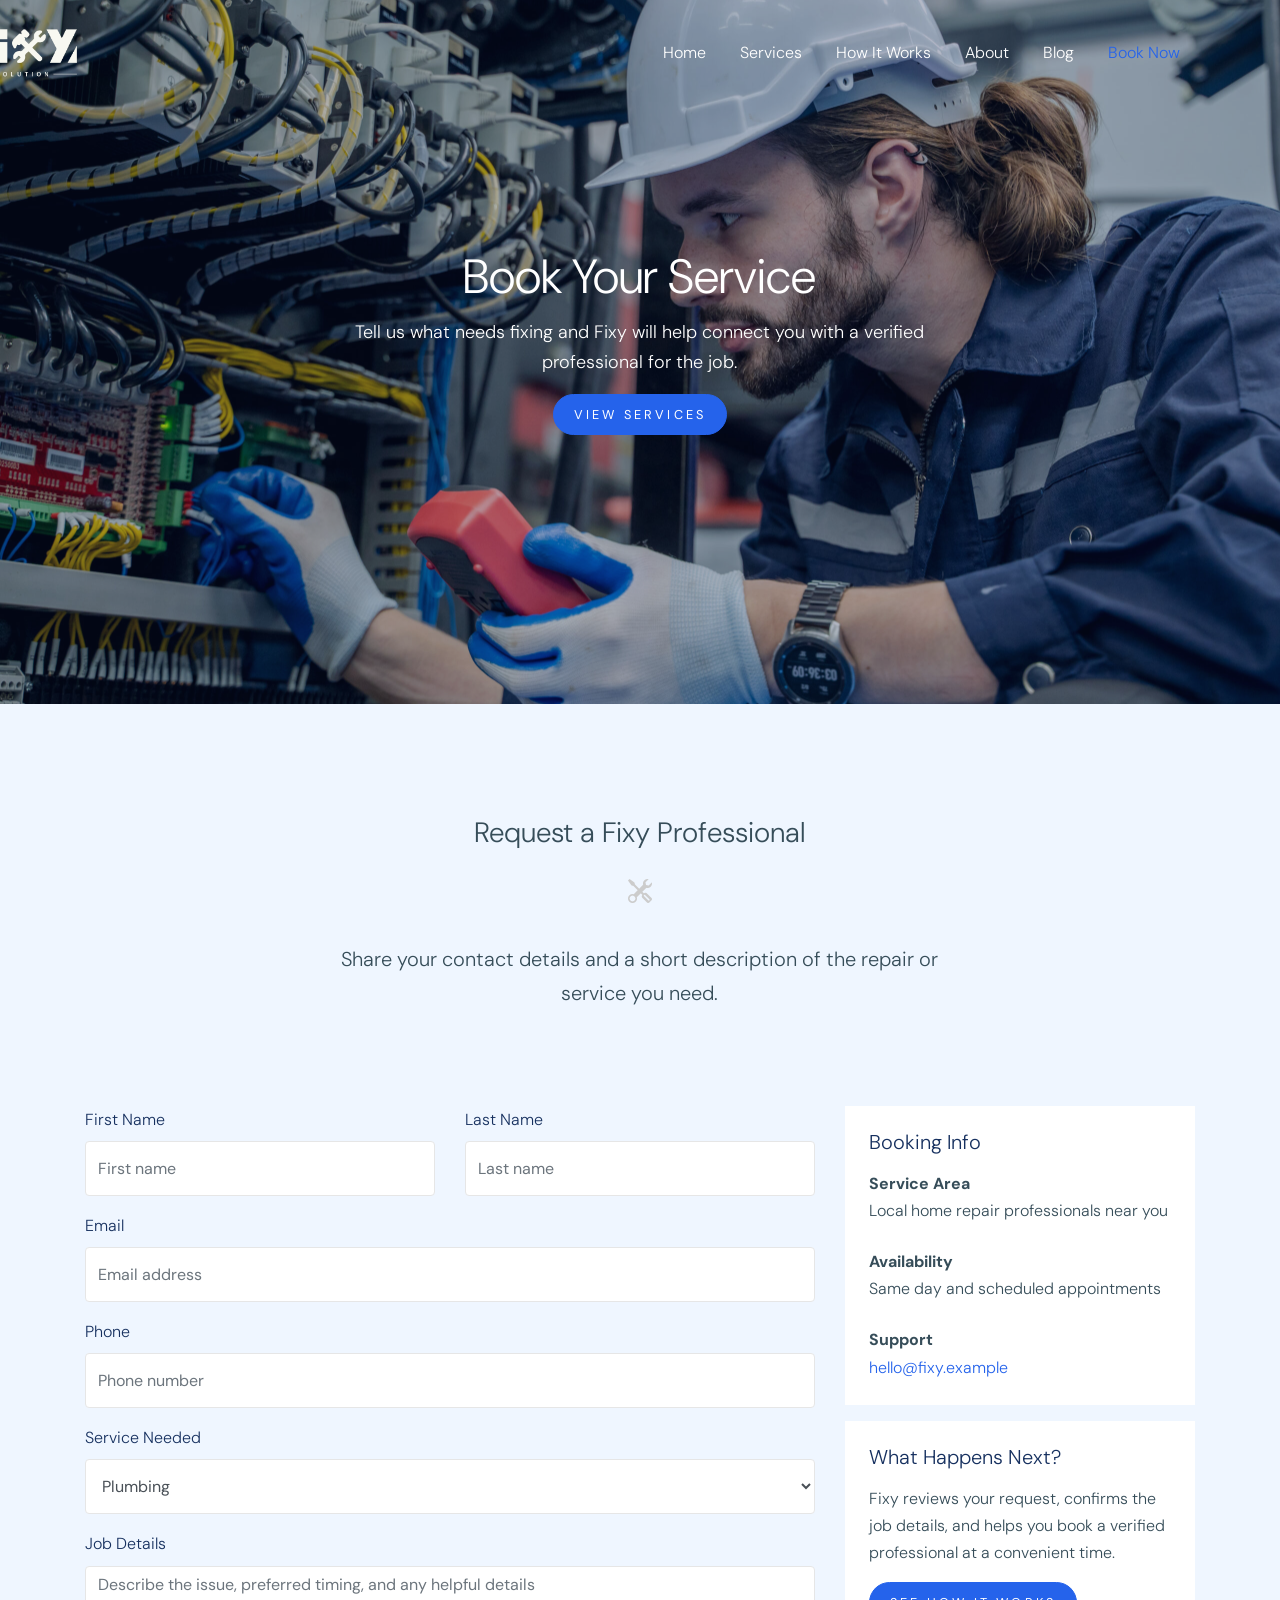
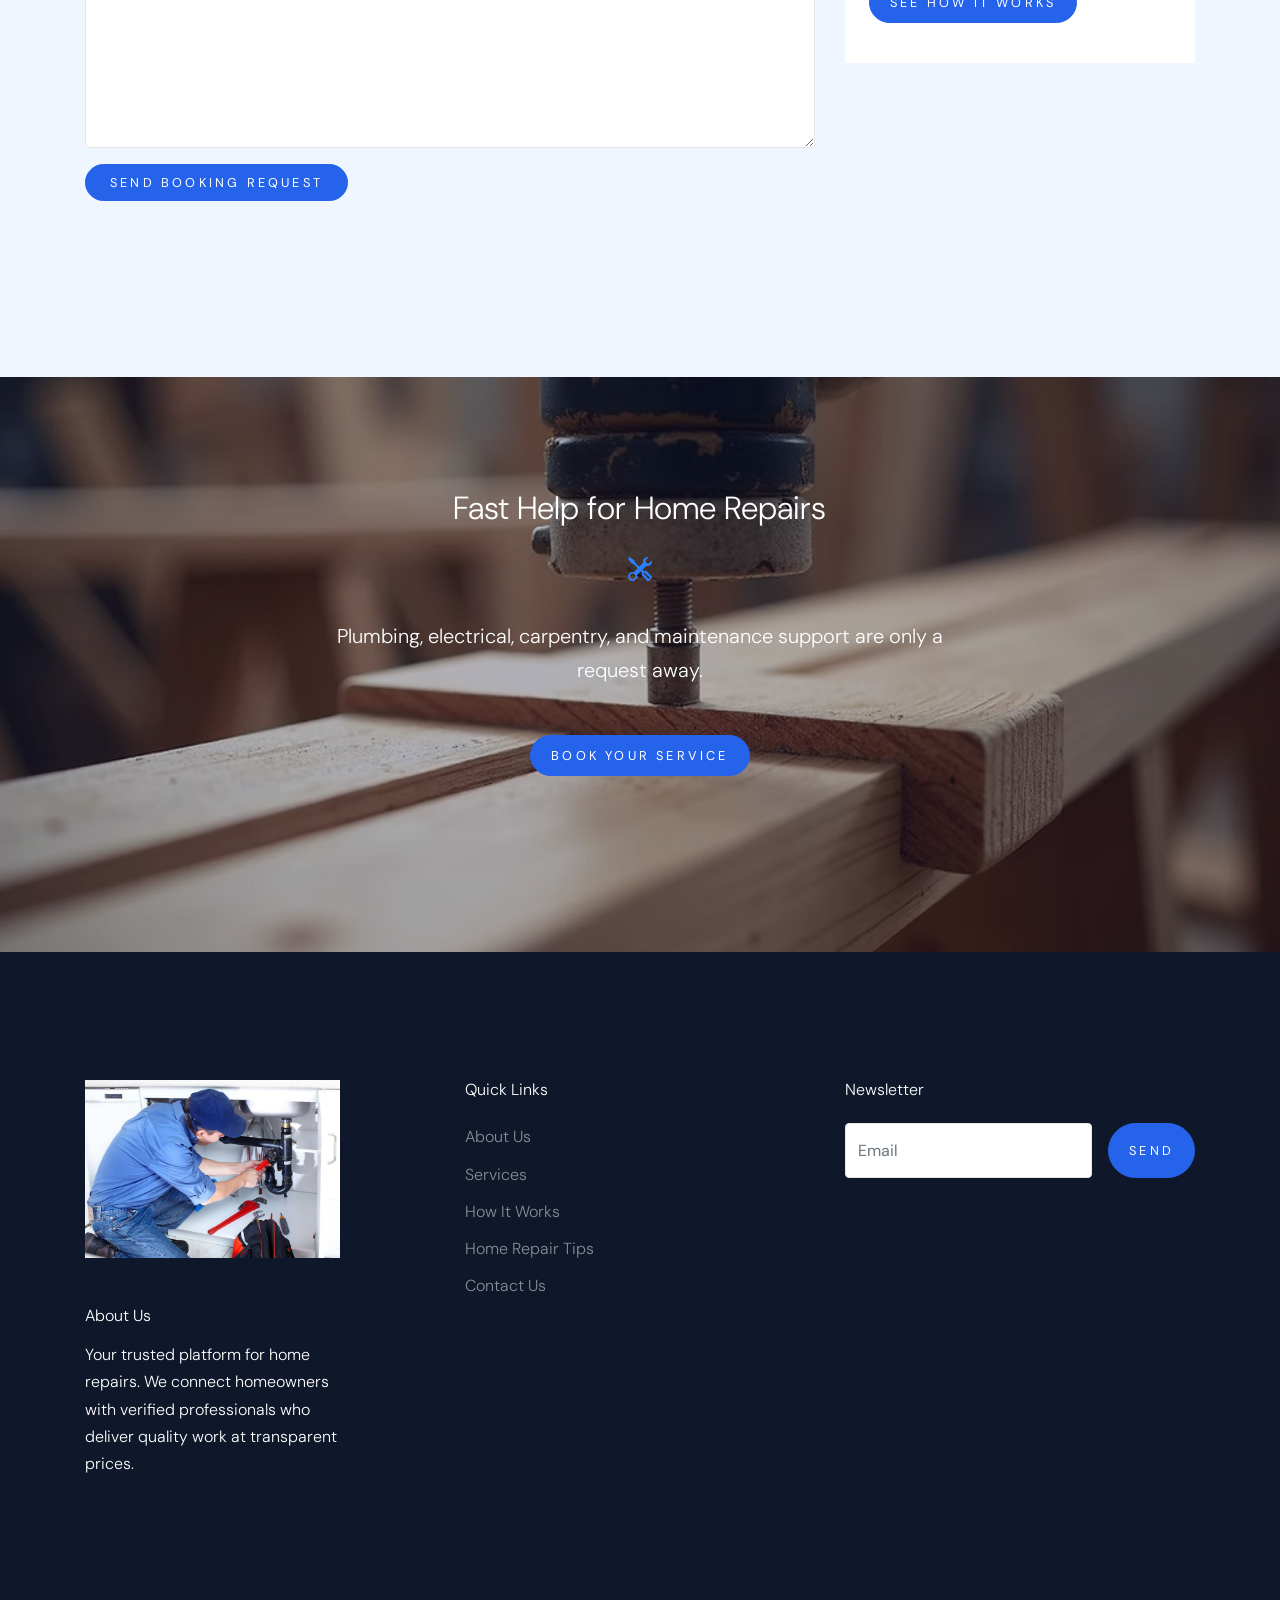
<file: contact.html>
<!doctype html>
<html lang="en">

  <head>
    <title>Fixy | Book Now</title>
    <link rel="icon" type="image/png" href="images/favicon.png">
    <meta charset="utf-8">
    <meta name="viewport" content="width=device-width, initial-scale=1, shrink-to-fit=no">

    <link href="https://fonts.googleapis.com/css?family=DM+Sans:300,400,700&display=swap" rel="stylesheet">
    <link rel="stylesheet" href="fonts/icomoon/style.css">
    <link rel="stylesheet" href="css/bootstrap.min.css">
    <link rel="stylesheet" href="css/bootstrap-datepicker.css">
    <link rel="stylesheet" href="css/jquery.fancybox.min.css">
    <link rel="stylesheet" href="css/owl.carousel.min.css">
    <link rel="stylesheet" href="css/owl.theme.default.min.css">
    <link rel="stylesheet" href="fonts/flaticon/font/flaticon.css">
    <link rel="stylesheet" href="css/aos.css">
    <link href="https://cdn.jsdelivr.net/npm/bootstrap-icons@1.10.5/font/bootstrap-icons.css" rel="stylesheet">
    <link rel="stylesheet" href="css/style.css">
  </head>

  <body data-spy="scroll" data-target=".site-navbar-target" data-offset="300">
    <div class="site-wrap" id="home-section">
      <div class="site-mobile-menu site-navbar-target">
        <div class="site-mobile-menu-header">
          <div class="site-mobile-menu-close mt-3">
            <span class="icon-close2 js-menu-toggle"></span>
          </div>
        </div>
        <div class="site-mobile-menu-body"></div>
      </div>

      <header class="site-navbar site-navbar-target" role="banner">
        <div class="container">
          <div class="row align-items-center position-relative">
            <div class="col-3 ">
              <div class="site-logo">
                <a href="index.html"><img src="images/fixylogo.png" alt="Fixy Solution"></a>
              </div>
            </div>
            <div class="col-9 text-right">
              <span class="d-inline-block d-lg-none"><a href="#" class="text-white site-menu-toggle js-menu-toggle py-5 text-white"><span class="icon-menu h3 text-white"></span></a></span>
              <nav class="site-navigation text-right ml-auto d-none d-lg-block" role="navigation">
                <ul class="site-menu main-menu js-clone-nav ml-auto ">
                  <li><a href="index.html" class="nav-link">Home</a></li>
                  <li><a href="services.html" class="nav-link">Services</a></li>
                  <li><a href="how-it-works.html" class="nav-link">How It Works</a></li>
                  <li><a href="about.html" class="nav-link">About</a></li>
                  <li><a href="blog.html" class="nav-link">Blog</a></li>
                  <li class="active"><a href="contact.html" class="nav-link active">Book Now</a></li>
                </ul>
              </nav>
            </div>
          </div>
        </div>
      </header>

    <div class="ftco-blocks-cover-1">
      <div class="site-section-cover overlay" data-stellar-background-ratio="0.5" style="background-image: url('images/img_2.jpg')">
        <div class="container">
          <div class="row align-items-center justify-content-center text-center">
            <div class="col-md-7">
              <h1 class="mb-3">Book Your Service</h1>
              <p>Tell us what needs fixing and Fixy will help connect you with a verified professional for the job.</p>
              <p><a href="services.html" class="btn btn-primary">View Services</a></p>
            </div>
          </div>
        </div>
      </div>
    </div>

    <div class="site-section bg-light">
      <div class="container">

          <div class="row justify-content-center mb-5">
            <div class="col-md-7 text-center">
              <h3 class="text-center">Request a Fixy Professional</h3>
                <div class="tool-icon"><i class="bi bi-tools"></i></div>
            <p class="mb-5 lead">Share your contact details and a short description of the repair or service you need.</p>
            </div>
          </div>

        <div class="row">
          <div class="col-lg-8 mb-5">
            <form action="#" method="post">
              <div class="row form-group">
                <div class="col-md-6 mb-3 mb-md-0"><label class="text-black" for="fname">First Name</label><input type="text" id="fname" class="form-control" placeholder="First name"></div>
                <div class="col-md-6"><label class="text-black" for="lname">Last Name</label><input type="text" id="lname" class="form-control" placeholder="Last name"></div>
              </div>
              <div class="row form-group"><div class="col-md-12"><label class="text-black" for="email">Email</label><input type="email" id="email" class="form-control" placeholder="Email address"></div></div>
              <div class="row form-group"><div class="col-md-12"><label class="text-black" for="phone">Phone</label><input type="text" id="phone" class="form-control" placeholder="Phone number"></div></div>
              <div class="row form-group"><div class="col-md-12"><label class="text-black" for="service">Service Needed</label><select id="service" class="form-control"><option>Plumbing</option><option>Electrical</option><option>Carpentry</option><option>General Maintenance</option><option>Other Home Repair</option></select></div></div>
              <div class="row form-group"><div class="col-md-12"><label class="text-black" for="message">Job Details</label><textarea name="message" id="message" cols="30" rows="7" class="form-control" placeholder="Describe the issue, preferred timing, and any helpful details"></textarea></div></div>
              <div class="row form-group"><div class="col-md-12"><input type="submit" value="Send Booking Request" class="btn btn-primary py-2 px-4 text-white"></div></div>
            </form>
          </div>
          <div class="col-lg-4">
            <div class="p-4 mb-3 bg-white">
              <h3 class="h5 text-black mb-3">Booking Info</h3>
              <p class="mb-0 font-weight-bold">Service Area</p><p class="mb-4">Local home repair professionals near you</p>
              <p class="mb-0 font-weight-bold">Availability</p><p class="mb-4">Same day and scheduled appointments</p>
              <p class="mb-0 font-weight-bold">Support</p><p class="mb-0"><a href="mailto:hello@fixy.example">hello@fixy.example</a></p>
            </div>
            <div class="p-4 mb-3 bg-white">
              <h3 class="h5 text-black mb-3">What Happens Next?</h3>
              <p>Fixy reviews your request, confirms the job details, and helps you book a verified professional at a convenient time.</p>
              <p><a href="how-it-works.html" class="btn btn-primary btn-sm">See How It Works</a></p>
            </div>
          </div>
        </div>
      </div>
    </div>

    <div class="site-section section-3" data-stellar-background-ratio="0.5" style="background-image: url('images/img_3.jpg');">
      <div class="container">
        <div class="row justify-content-center text-center">
          <div class="col-7 text-center mb-5">
            <h2 class="text-white text-center">Fast Help for Home Repairs</h2>
            <div class="tool-icon blue-icon"><i class="bi bi-tools "></i></div>
            <p class="lead text-white mb-5">Plumbing, electrical, carpentry, and maintenance support are only a request away.</p>
            <p><a href="contact.html" class="btn btn-primary">Book Your Service</a></p>
          </div>
        </div>
      </div>
    </div>

    <footer class="site-footer">
      <div class="container">
        <div class="row">
          <div class="col-lg-3">
            <img src="images/img_1.jpg" alt="Fixy home repair service" class="img-fluid mb-5">
            <h2 class="footer-heading mb-3">About Us</h2>
            <p>Your trusted platform for home repairs. We connect homeowners with verified professionals who deliver quality work at transparent prices.</p>
          </div>
          <div class="col-lg-8 ml-auto">
            <div class="row">
              <div class="col-lg-6 ml-auto">
                <h2 class="footer-heading mb-4">Quick Links</h2>
                <ul class="list-unstyled">
                  <li><a href="about.html">About Us</a></li>
                  <li><a href="services.html">Services</a></li>
                  <li><a href="how-it-works.html">How It Works</a></li>
                  <li><a href="blog.html">Home Repair Tips</a></li>
                  <li><a href="contact.html">Contact Us</a></li>
                </ul>
              </div>
              <div class="col-lg-6">
                <h2 class="footer-heading mb-4">Newsletter</h2>
                <form action="#" class="d-flex subscribe">
                  <input type="text" class="form-control mr-3" placeholder="Email">
                  <input type="submit" value="Send" class="btn btn-primary">
                </form>
              </div>
            </div>
          </div>
        </div>
      
      </div>
    </footer>

    </div>

    <script src="js/jquery-3.3.1.min.js"></script>
    <script src="js/jquery-migrate-3.0.0.js"></script>
    <script src="js/popper.min.js"></script>
    <script src="js/bootstrap.min.js"></script>
    <script src="js/owl.carousel.min.js"></script>
    <script src="js/jquery.sticky.js"></script>
    <script src="js/jquery.waypoints.min.js"></script>
    <script src="js/jquery.animateNumber.min.js"></script>
    <script src="js/jquery.fancybox.min.js"></script>
    <script src="js/jquery.stellar.min.js"></script>
    <script src="js/jquery.easing.1.3.js"></script>
    <script src="js/bootstrap-datepicker.min.js"></script>
    <script src="js/aos.js"></script>
    <script src="js/main.js"></script>
  </body>
</html>
</file>
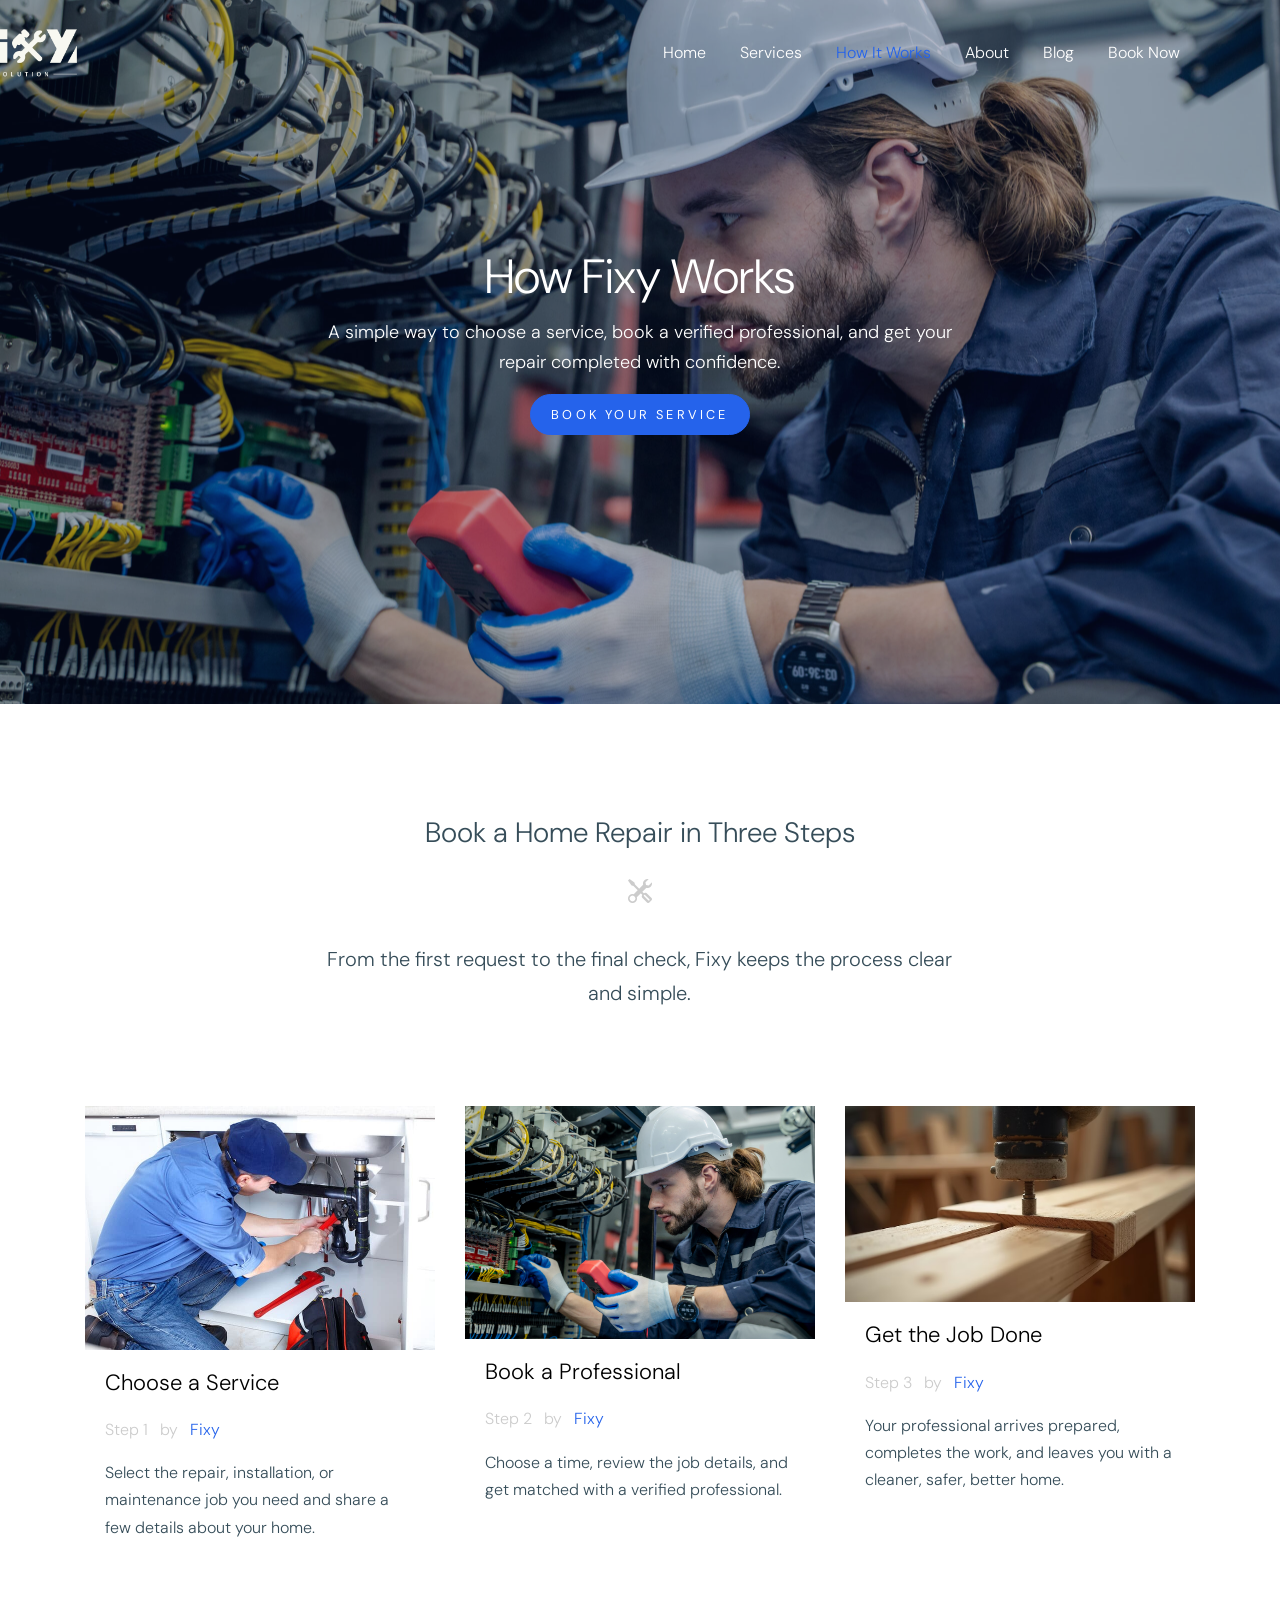
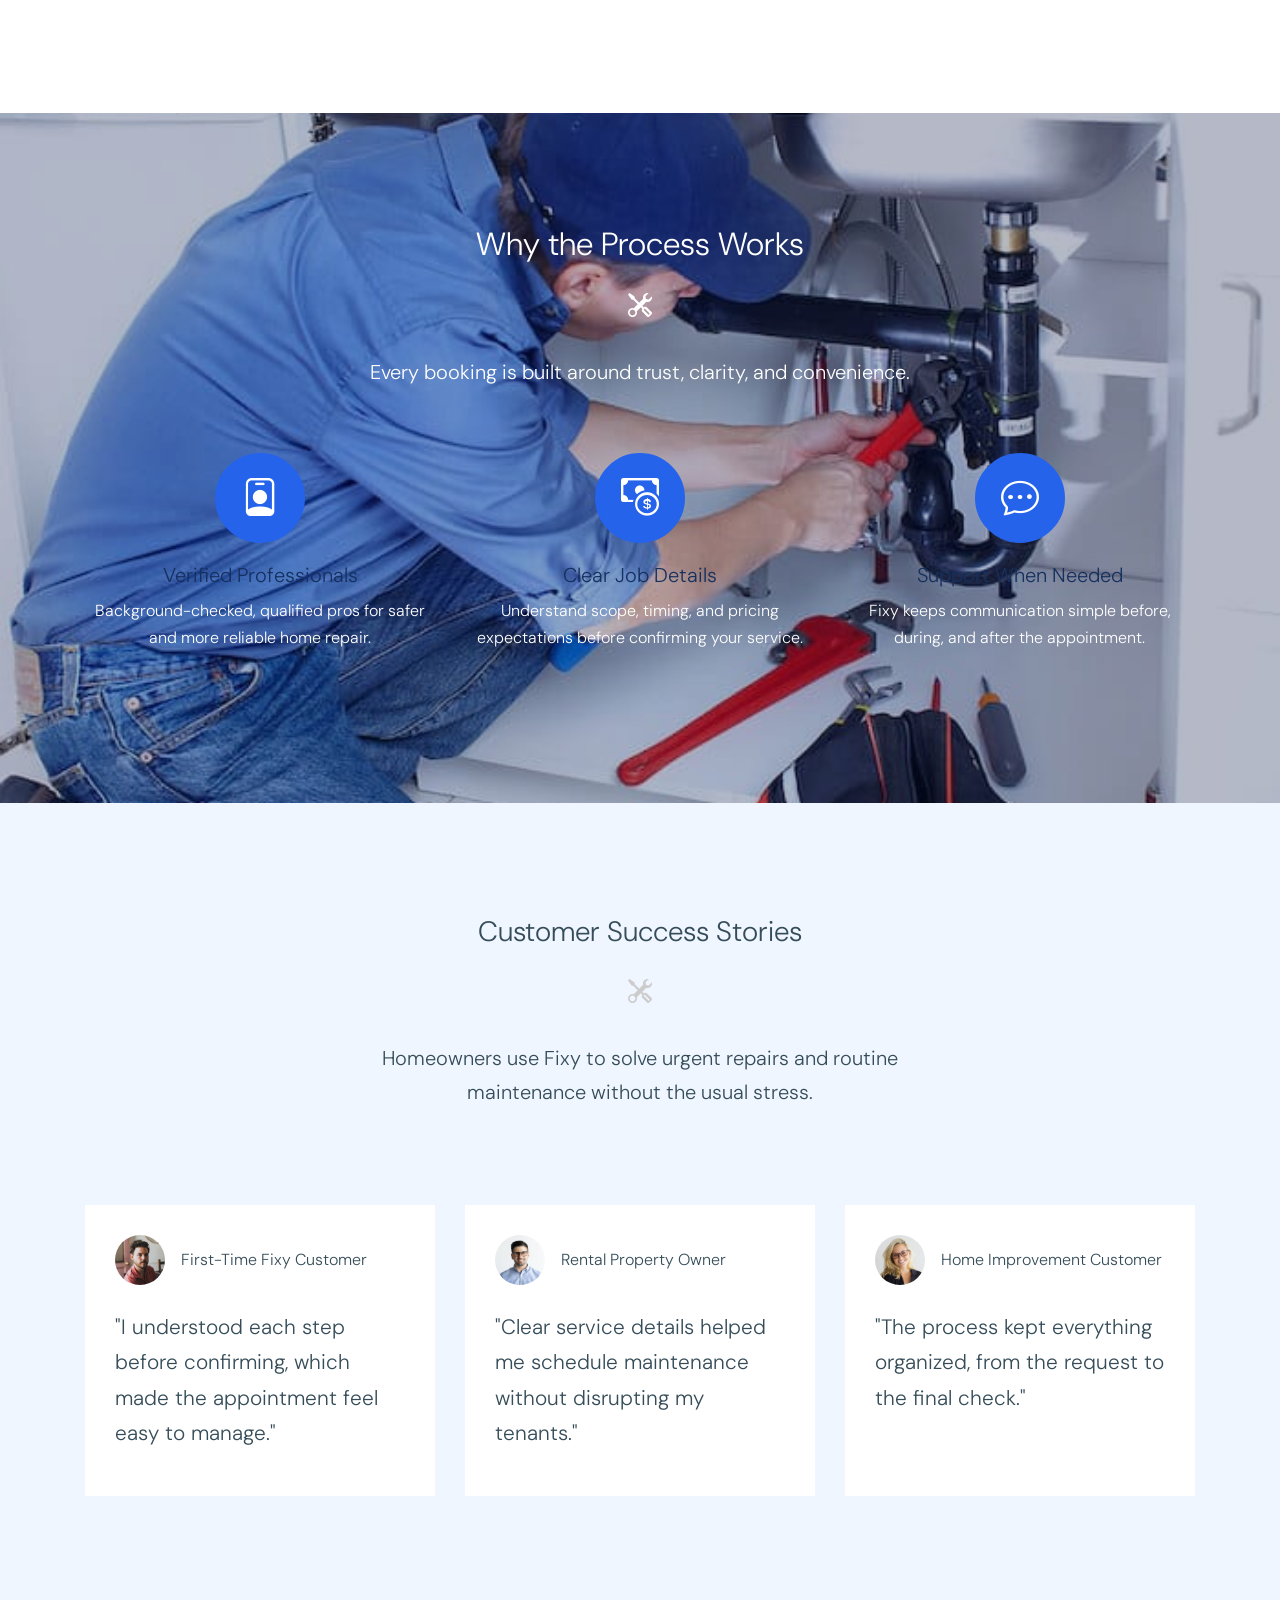
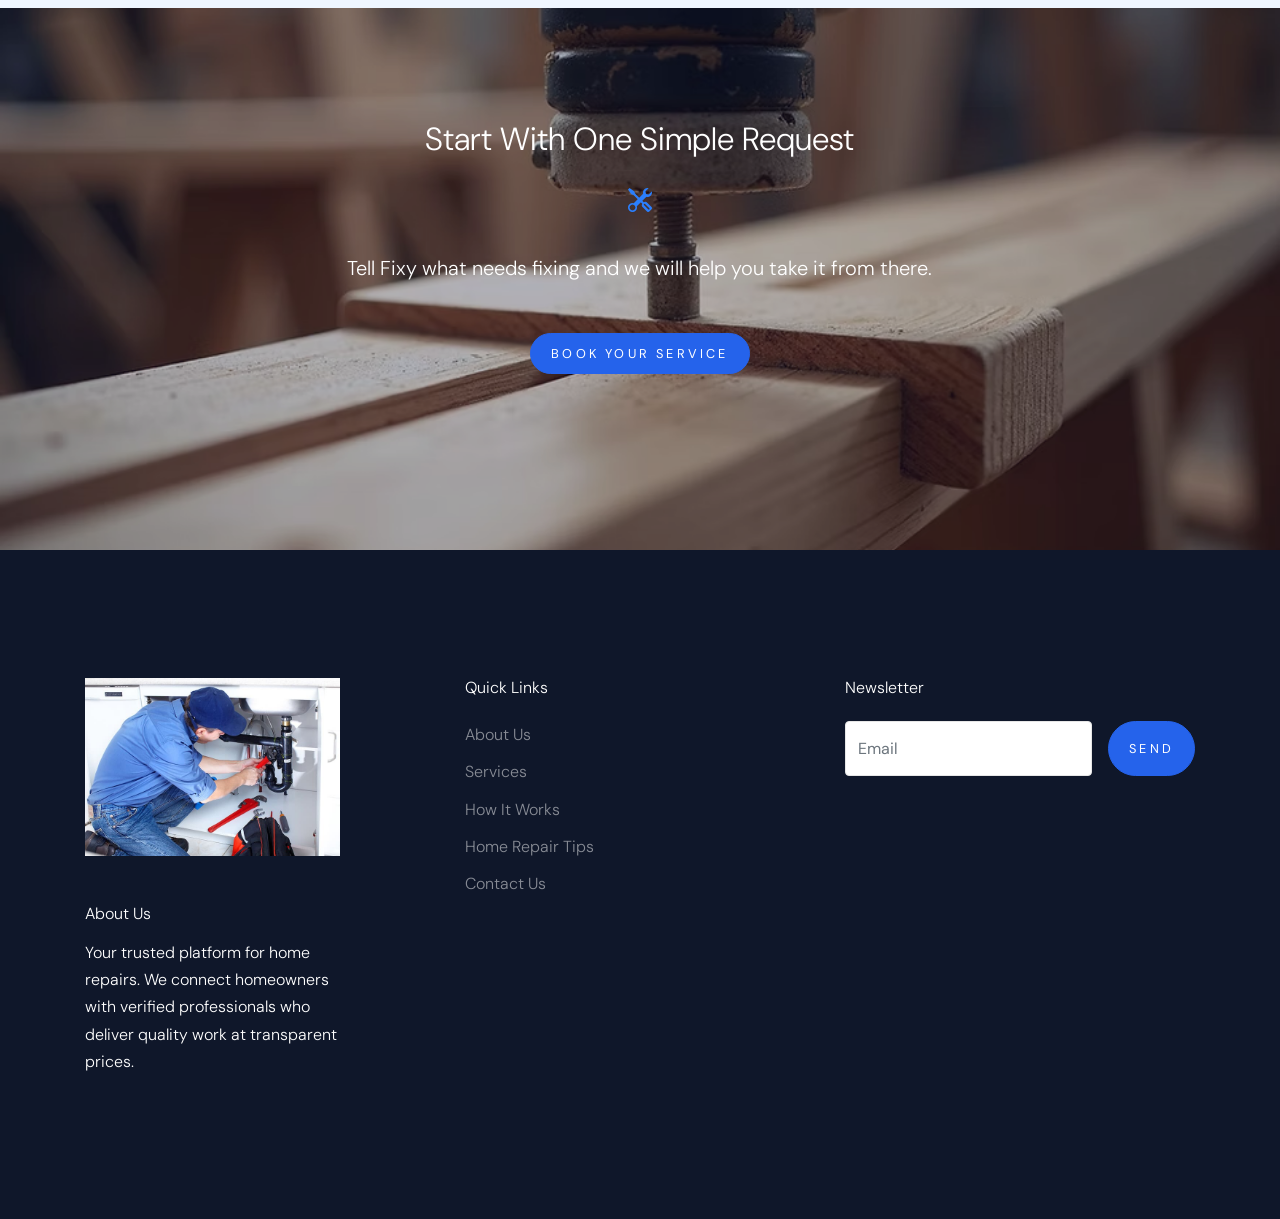
<file: how-it-works.html>
<!doctype html>
<html lang="en">

  <head>
    <title>Fixy | How It Works</title>
    <link rel="icon" type="image/png" href="images/favicon.png">
    <meta charset="utf-8">
    <meta name="viewport" content="width=device-width, initial-scale=1, shrink-to-fit=no">

    <link href="https://fonts.googleapis.com/css?family=DM+Sans:300,400,700&display=swap" rel="stylesheet">
    <link rel="stylesheet" href="fonts/icomoon/style.css">
    <link rel="stylesheet" href="css/bootstrap.min.css">
    <link rel="stylesheet" href="css/bootstrap-datepicker.css">
    <link rel="stylesheet" href="css/jquery.fancybox.min.css">
    <link rel="stylesheet" href="css/owl.carousel.min.css">
    <link rel="stylesheet" href="css/owl.theme.default.min.css">
    <link rel="stylesheet" href="fonts/flaticon/font/flaticon.css">
    <link rel="stylesheet" href="css/aos.css">
    <link href="https://cdn.jsdelivr.net/npm/bootstrap-icons@1.10.5/font/bootstrap-icons.css" rel="stylesheet">
    <link rel="stylesheet" href="css/style.css">
  </head>

  <body data-spy="scroll" data-target=".site-navbar-target" data-offset="300">
    <div class="site-wrap" id="home-section">
      <div class="site-mobile-menu site-navbar-target">
        <div class="site-mobile-menu-header">
          <div class="site-mobile-menu-close mt-3">
            <span class="icon-close2 js-menu-toggle"></span>
          </div>
        </div>
        <div class="site-mobile-menu-body"></div>
      </div>

      <header class="site-navbar site-navbar-target" role="banner">
        <div class="container">
          <div class="row align-items-center position-relative">
            <div class="col-3 ">
              <div class="site-logo">
                <a href="index.html"><img src="images/fixylogo.png" alt="Fixy Solution"></a>
              </div>
            </div>
            <div class="col-9 text-right">
              <span class="d-inline-block d-lg-none"><a href="#" class="text-white site-menu-toggle js-menu-toggle py-5 text-white"><span class="icon-menu h3 text-white"></span></a></span>
              <nav class="site-navigation text-right ml-auto d-none d-lg-block" role="navigation">
                <ul class="site-menu main-menu js-clone-nav ml-auto ">
                  <li><a href="index.html" class="nav-link">Home</a></li>
                  <li><a href="services.html" class="nav-link">Services</a></li>
                  <li class="active"><a href="how-it-works.html" class="nav-link active">How It Works</a></li>
                  <li><a href="about.html" class="nav-link">About</a></li>
                  <li><a href="blog.html" class="nav-link">Blog</a></li>
                  <li><a href="contact.html" class="nav-link">Book Now</a></li>
                </ul>
              </nav>
            </div>
          </div>
        </div>
      </header>

    <div class="ftco-blocks-cover-1">
      <div class="site-section-cover overlay" data-stellar-background-ratio="0.5" style="background-image: url('images/img_2.jpg')">
        <div class="container">
          <div class="row align-items-center justify-content-center text-center">
            <div class="col-md-7">
              <h1 class="mb-3">How Fixy Works</h1>
              <p>A simple way to choose a service, book a verified professional, and get your repair completed with confidence.</p>
              <p><a href="contact.html" class="btn btn-primary">Book Your Service</a></p>
            </div>
          </div>
        </div>
      </div>
    </div>

    <div class="site-section bg-white">
      <div class="container">

          <div class="row justify-content-center mb-5">
            <div class="col-md-7 text-center">
              <h3 class="text-center">Book a Home Repair in Three Steps</h3>
                <div class="tool-icon"><i class="bi bi-tools"></i></div>
            <p class="mb-5 lead">From the first request to the final check, Fixy keeps the process clear and simple.</p>
            </div>
          </div>

        <div class="row">
          <div class="col-lg-4 col-md-6 mb-4"><div class="post-entry-1 h-100"><a href="services.html"><img src="images/img_1.jpg" alt="Choose a service" class="img-fluid"></a><div class="post-entry-1-contents"><h2><a href="services.html">Choose a Service</a></h2><span class="meta d-inline-block mb-3">Step 1 <span class="mx-2">by</span> <a href="#">Fixy</a></span><p>Select the repair, installation, or maintenance job you need and share a few details about your home.</p></div></div></div>
          <div class="col-lg-4 col-md-6 mb-4"><div class="post-entry-1 h-100"><a href="contact.html"><img src="images/img_2.jpg" alt="Book a professional" class="img-fluid"></a><div class="post-entry-1-contents"><h2><a href="contact.html">Book a Professional</a></h2><span class="meta d-inline-block mb-3">Step 2 <span class="mx-2">by</span> <a href="#">Fixy</a></span><p>Choose a time, review the job details, and get matched with a verified professional.</p></div></div></div>
          <div class="col-lg-4 col-md-6 mb-4"><div class="post-entry-1 h-100"><a href="contact.html"><img src="images/img_3.jpg" alt="Get the job done" class="img-fluid"></a><div class="post-entry-1-contents"><h2><a href="contact.html">Get the Job Done</a></h2><span class="meta d-inline-block mb-3">Step 3 <span class="mx-2">by</span> <a href="#">Fixy</a></span><p>Your professional arrives prepared, completes the work, and leaves you with a cleaner, safer, better home.</p></div></div></div>
        </div>
      </div>
    </div>

    <div class="site-section section-3" data-stellar-background-ratio="0.5" style="background-image: url('images/img_1.jpg');">
      <div class="container">
        <div class="row justify-content-center text-center">
          <div class="col-7 text-center mb-5"><h2 class="text-white text-center">Why the Process Works</h2><div class="tool-icon"><i class="bi bi-tools text-white"></i></div><p class="lead text-white">Every booking is built around trust, clarity, and convenience.</p></div>
        </div>
        <div class="row justify-content-center">

          <div class="col-lg-4 col-md-6 mb-4">
            <div class="service-1 dark h-100">
              <span class="service-1-icon"><i class="bi bi-person-badge"></i></span>
              <div class="service-1-contents">
                <h3 class="text-white">Verified Professionals</h3>
                <p class="text-white">Background-checked, qualified pros for safer and more reliable home repair.</p>
              </div>
            </div>
          </div>


          <div class="col-lg-4 col-md-6 mb-4">
            <div class="service-1 dark h-100">
              <span class="service-1-icon"><i class="bi bi-cash-coin"></i></span>
              <div class="service-1-contents">
                <h3 class="text-white">Clear Job Details</h3>
                <p class="text-white">Understand scope, timing, and pricing expectations before confirming your service.</p>
              </div>
            </div>
          </div>


          <div class="col-lg-4 col-md-6 mb-4">
            <div class="service-1 dark h-100">
              <span class="service-1-icon"><i class="bi bi-chat-dots"></i></span>
              <div class="service-1-contents">
                <h3 class="text-white">Support When Needed</h3>
                <p class="text-white">Fixy keeps communication simple before, during, and after the appointment.</p>
              </div>
            </div>
          </div>

        </div>
      </div>
    </div>

    <div class="site-section bg-light">
      <div class="container">

          <div class="row justify-content-center mb-5">
            <div class="col-md-7 text-center">
              <h3 class="text-center">Customer Success Stories</h3>
                <div class="tool-icon"><i class="bi bi-tools"></i></div>
            <p class="mb-5 lead">Homeowners use Fixy to solve urgent repairs and routine maintenance without the usual stress.</p>
            </div>
          </div>

        <div class="row">

          <div class="col-lg-4 mb-4 mb-lg-0">
            <div class="testimonial-2 h-100">
              <div class="d-flex v-card align-items-center mb-4">
                <img src="images/person_1.jpg" alt="First-Time Fixy Customer" class="img-fluid mr-3">
                <span>First-Time Fixy Customer</span>
              </div>
              <blockquote><p>"I understood each step before confirming, which made the appointment feel easy to manage."</p></blockquote>
            </div>
          </div>


          <div class="col-lg-4 mb-4 mb-lg-0">
            <div class="testimonial-2 h-100">
              <div class="d-flex v-card align-items-center mb-4">
                <img src="images/person_2.jpg" alt="Rental Property Owner" class="img-fluid mr-3">
                <span>Rental Property Owner</span>
              </div>
              <blockquote><p>"Clear service details helped me schedule maintenance without disrupting my tenants."</p></blockquote>
            </div>
          </div>


          <div class="col-lg-4 mb-4 mb-lg-0">
            <div class="testimonial-2 h-100">
              <div class="d-flex v-card align-items-center mb-4">
                <img src="images/person_3.jpg" alt="Home Improvement Customer" class="img-fluid mr-3">
                <span>Home Improvement Customer</span>
              </div>
              <blockquote><p>"The process kept everything organized, from the request to the final check."</p></blockquote>
            </div>
          </div>

        </div>
      </div>
    </div>

    <div class="site-section section-3" data-stellar-background-ratio="0.5" style="background-image: url('images/img_3.jpg');">
      <div class="container">
        <div class="row justify-content-center text-center">
          <div class="col-7 text-center mb-5">
            <h2 class="text-white text-center">Start With One Simple Request</h2>
            <div class="tool-icon blue-icon"><i class="bi bi-tools "></i></div>
            <p class="lead text-white mb-5">Tell Fixy what needs fixing and we will help you take it from there.</p>
            <p><a href="contact.html" class="btn btn-primary">Book Your Service</a></p>
          </div>
        </div>
      </div>
    </div>

    <footer class="site-footer">
      <div class="container">
        <div class="row">
          <div class="col-lg-3">
            <img src="images/img_1.jpg" alt="Fixy home repair service" class="img-fluid mb-5">
            <h2 class="footer-heading mb-3">About Us</h2>
            <p>Your trusted platform for home repairs. We connect homeowners with verified professionals who deliver quality work at transparent prices.</p>
          </div>
          <div class="col-lg-8 ml-auto">
            <div class="row">
              <div class="col-lg-6 ml-auto">
                <h2 class="footer-heading mb-4">Quick Links</h2>
                <ul class="list-unstyled">
                  <li><a href="about.html">About Us</a></li>
                  <li><a href="services.html">Services</a></li>
                  <li><a href="how-it-works.html">How It Works</a></li>
                  <li><a href="blog.html">Home Repair Tips</a></li>
                  <li><a href="contact.html">Contact Us</a></li>
                </ul>
              </div>
              <div class="col-lg-6">
                <h2 class="footer-heading mb-4">Newsletter</h2>
                <form action="#" class="d-flex subscribe">
                  <input type="text" class="form-control mr-3" placeholder="Email">
                  <input type="submit" value="Send" class="btn btn-primary">
                </form>
              </div>
            </div>
          </div>
        </div>
       
      </div>
    </footer>

    </div>

    <script src="js/jquery-3.3.1.min.js"></script>
    <script src="js/jquery-migrate-3.0.0.js"></script>
    <script src="js/popper.min.js"></script>
    <script src="js/bootstrap.min.js"></script>
    <script src="js/owl.carousel.min.js"></script>
    <script src="js/jquery.sticky.js"></script>
    <script src="js/jquery.waypoints.min.js"></script>
    <script src="js/jquery.animateNumber.min.js"></script>
    <script src="js/jquery.fancybox.min.js"></script>
    <script src="js/jquery.stellar.min.js"></script>
    <script src="js/jquery.easing.1.3.js"></script>
    <script src="js/bootstrap-datepicker.min.js"></script>
    <script src="js/aos.js"></script>
    <script src="js/main.js"></script>
  </body>
</html>
</file>
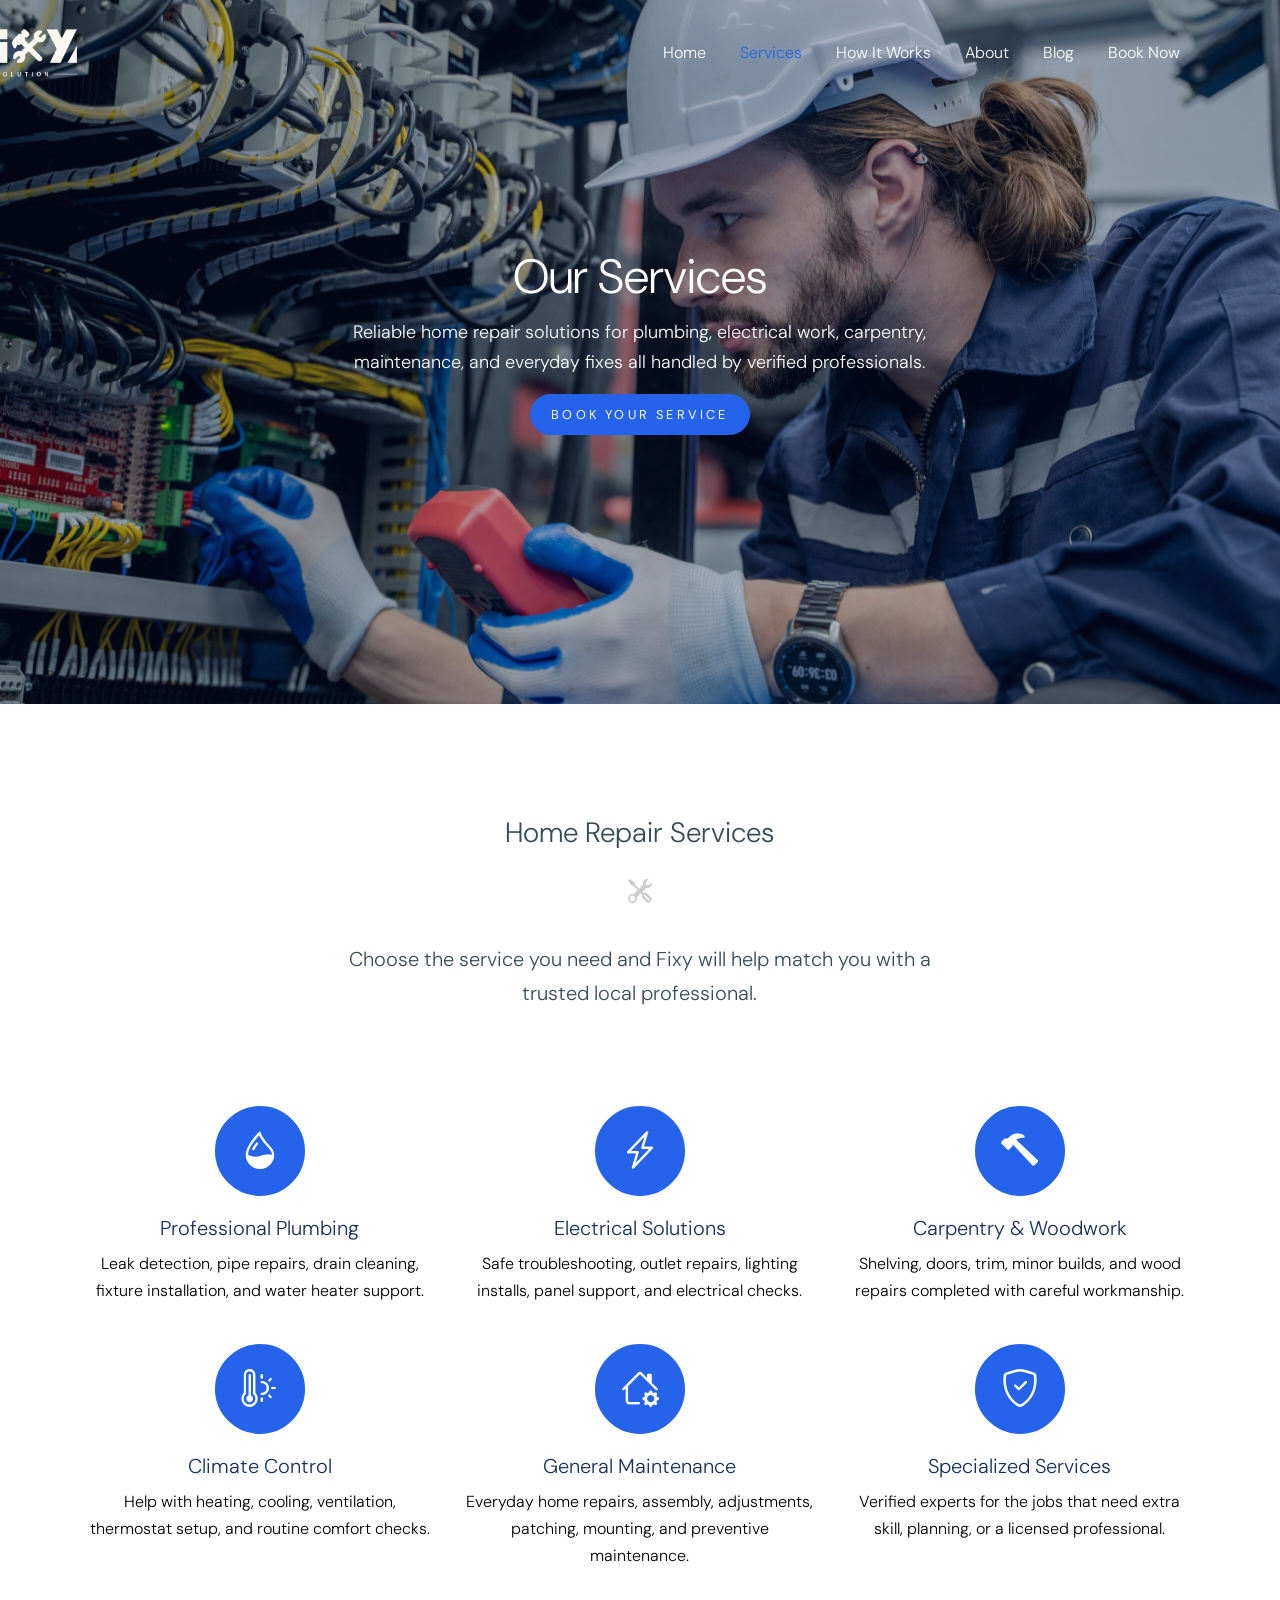
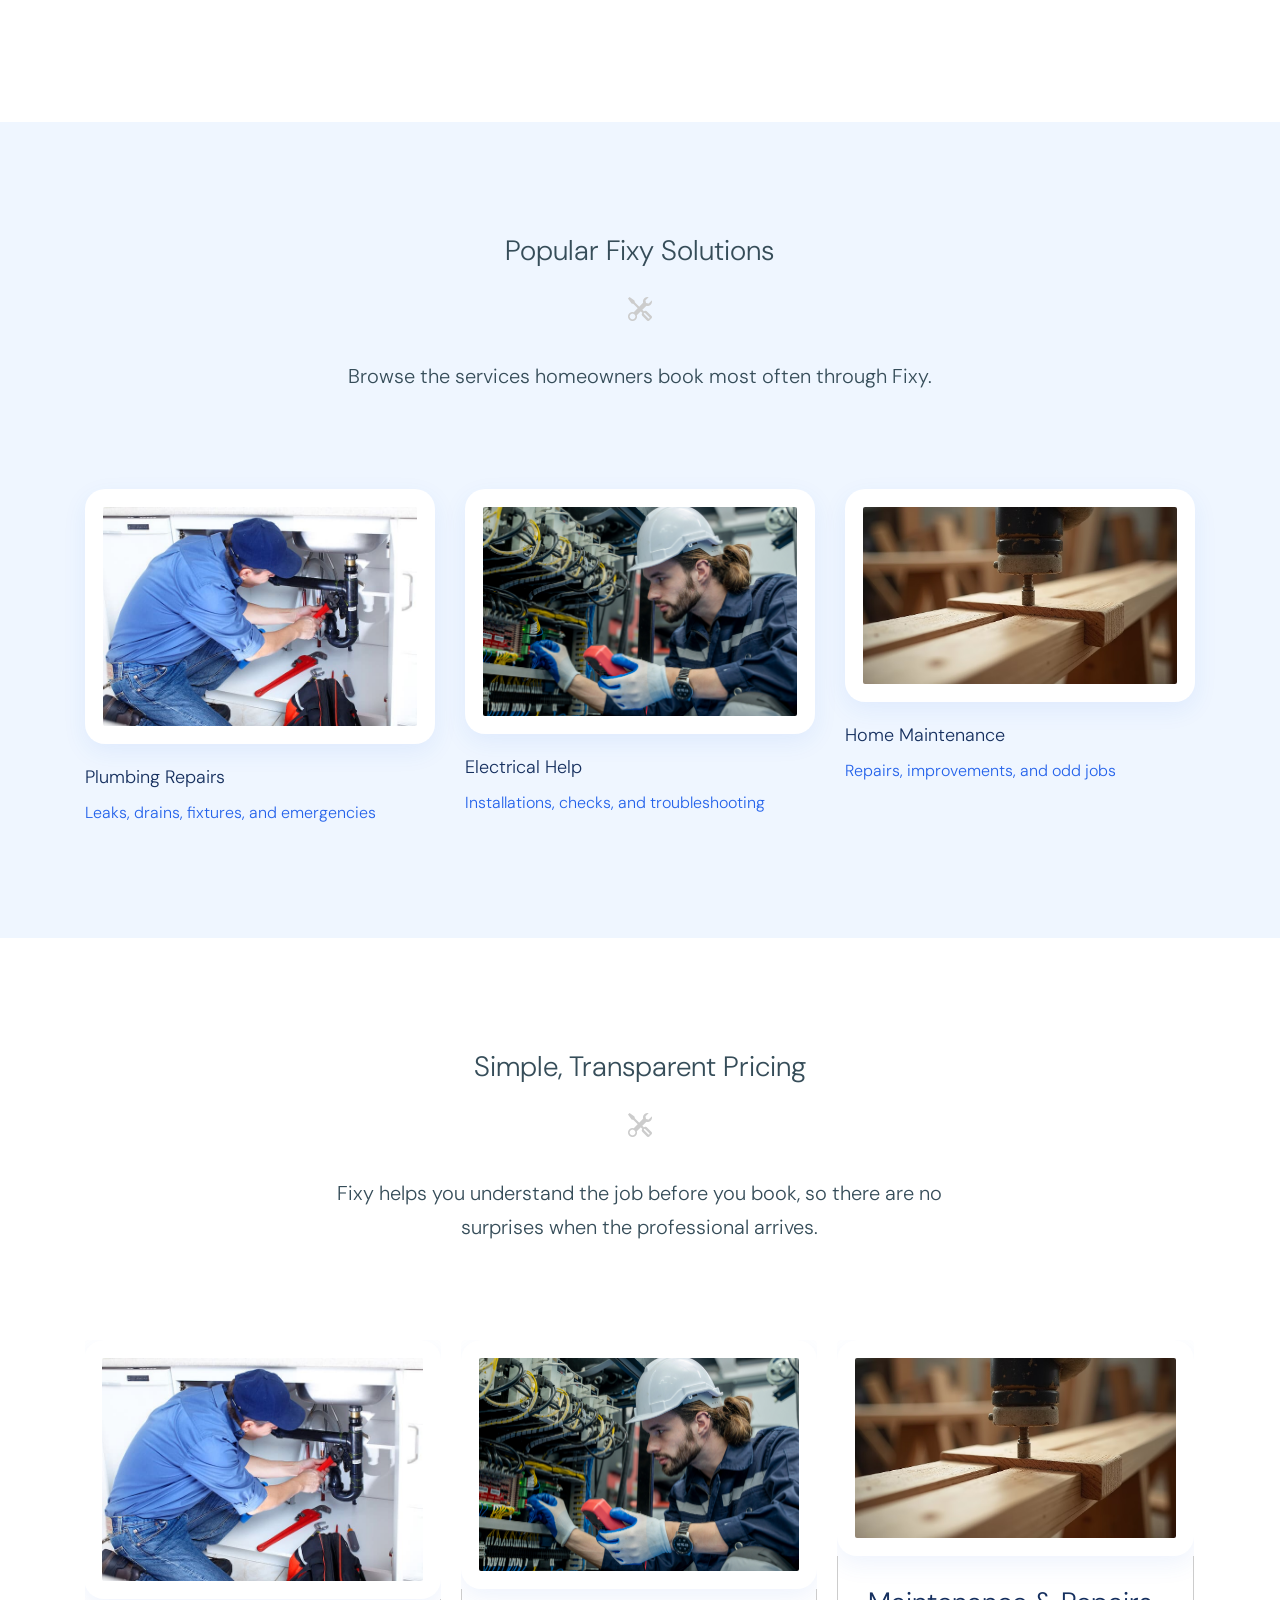
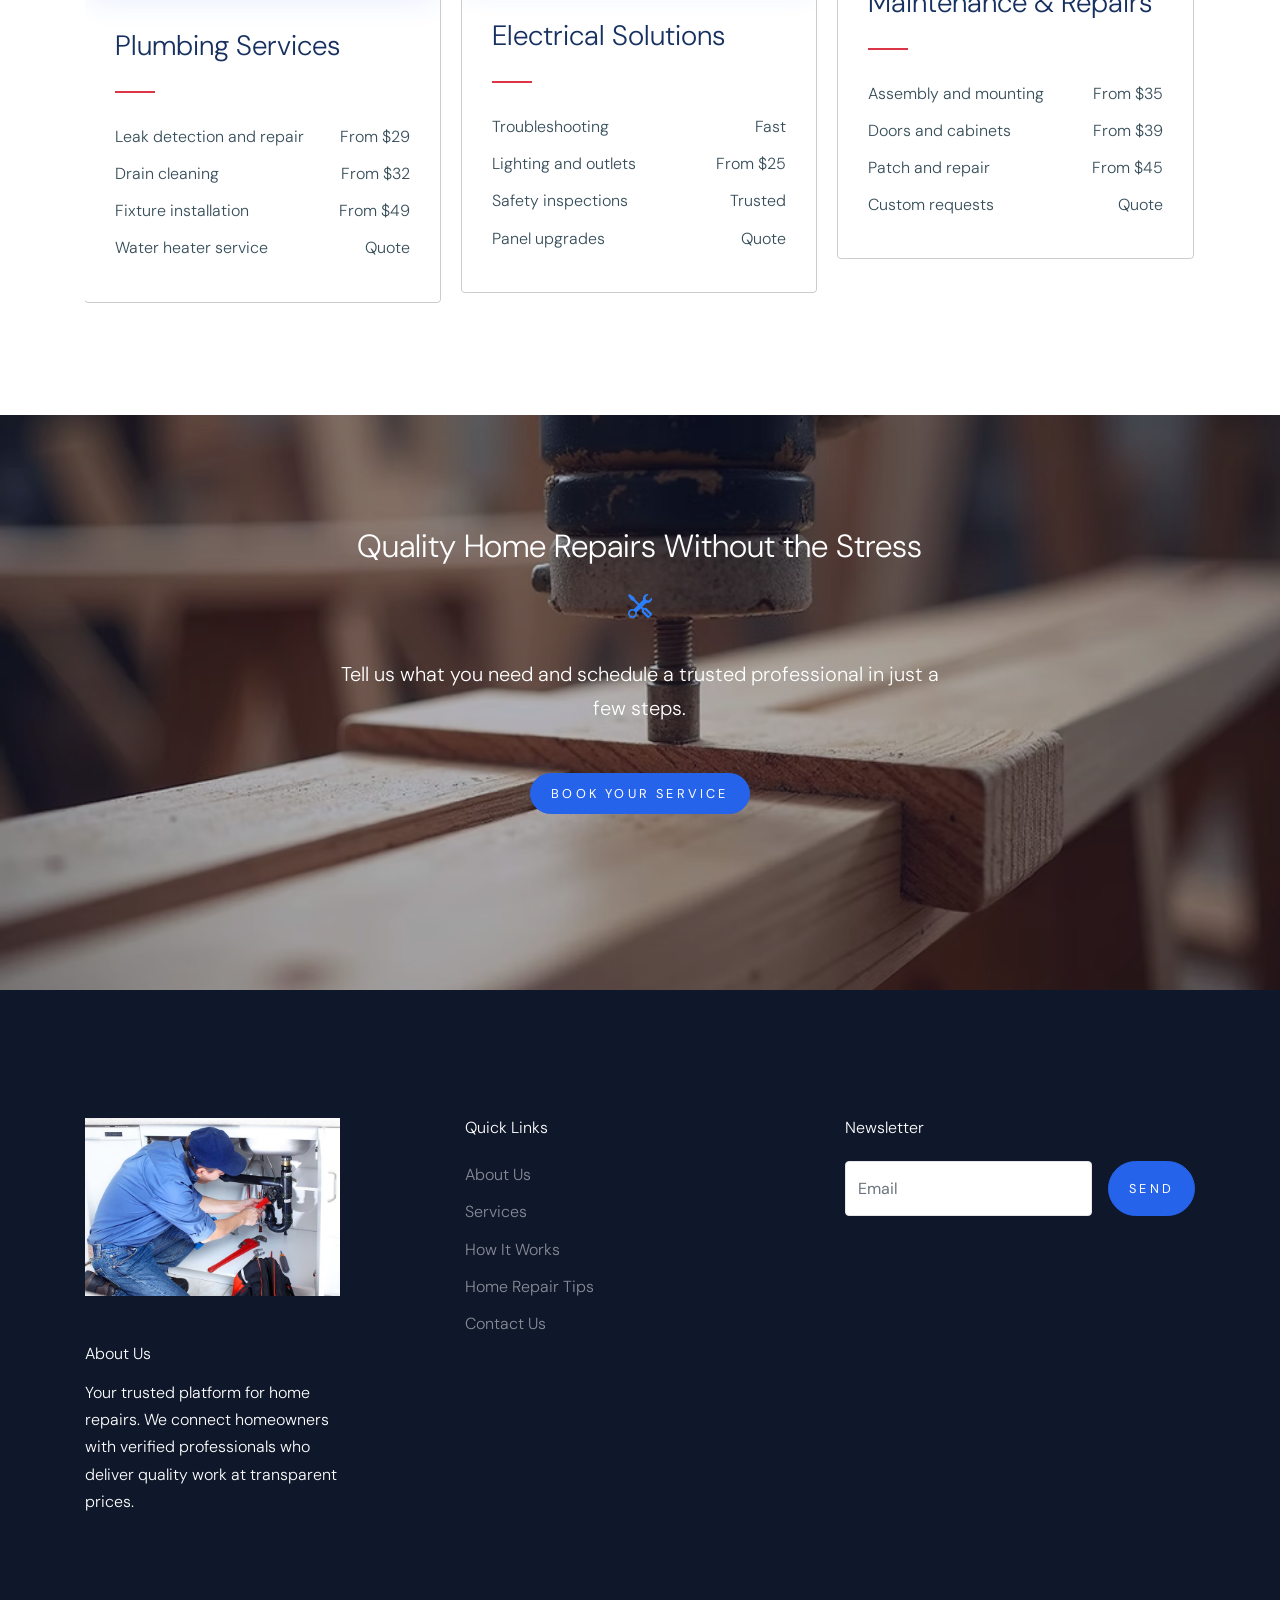
<file: services.html>
<!doctype html>
<html lang="en">

  <head>
    <title>Fixy | Services</title>
    <link rel="icon" type="image/png" href="images/favicon.png">
    <meta charset="utf-8">
    <meta name="viewport" content="width=device-width, initial-scale=1, shrink-to-fit=no">

    <link href="https://fonts.googleapis.com/css?family=DM+Sans:300,400,700&display=swap" rel="stylesheet">
    <link rel="stylesheet" href="fonts/icomoon/style.css">
    <link rel="stylesheet" href="css/bootstrap.min.css">
    <link rel="stylesheet" href="css/bootstrap-datepicker.css">
    <link rel="stylesheet" href="css/jquery.fancybox.min.css">
    <link rel="stylesheet" href="css/owl.carousel.min.css">
    <link rel="stylesheet" href="css/owl.theme.default.min.css">
    <link rel="stylesheet" href="fonts/flaticon/font/flaticon.css">
    <link rel="stylesheet" href="css/aos.css">
    <link href="https://cdn.jsdelivr.net/npm/bootstrap-icons@1.10.5/font/bootstrap-icons.css" rel="stylesheet">
    <link rel="stylesheet" href="css/style.css">
  </head>

  <body data-spy="scroll" data-target=".site-navbar-target" data-offset="300">
    <div class="site-wrap" id="home-section">
      <div class="site-mobile-menu site-navbar-target">
        <div class="site-mobile-menu-header">
          <div class="site-mobile-menu-close mt-3">
            <span class="icon-close2 js-menu-toggle"></span>
          </div>
        </div>
        <div class="site-mobile-menu-body"></div>
      </div>

      <header class="site-navbar site-navbar-target" role="banner">
        <div class="container">
          <div class="row align-items-center position-relative">
            <div class="col-3 ">
              <div class="site-logo">
                <a href="index.html"><img src="images/fixylogo.png" alt="Fixy Solution"></a>
              </div>
            </div>
            <div class="col-9 text-right">
              <span class="d-inline-block d-lg-none"><a href="#" class="text-white site-menu-toggle js-menu-toggle py-5 text-white"><span class="icon-menu h3 text-white"></span></a></span>
              <nav class="site-navigation text-right ml-auto d-none d-lg-block" role="navigation">
                <ul class="site-menu main-menu js-clone-nav ml-auto ">
                  <li><a href="index.html" class="nav-link">Home</a></li>
                  <li class="active"><a href="services.html" class="nav-link active">Services</a></li>
                  <li><a href="how-it-works.html" class="nav-link">How It Works</a></li>
                  <li><a href="about.html" class="nav-link">About</a></li>
                  <li><a href="blog.html" class="nav-link">Blog</a></li>
                  <li><a href="contact.html" class="nav-link">Book Now</a></li>
                </ul>
              </nav>
            </div>
          </div>
        </div>
      </header>

    <div class="ftco-blocks-cover-1">
      <div class="site-section-cover overlay" data-stellar-background-ratio="0.5" style="background-image: url('images/img_2.jpg')">
        <div class="container">
          <div class="row align-items-center justify-content-center text-center">
            <div class="col-md-7">
              <h1 class="mb-3">Our Services</h1>
              <p>Reliable home repair solutions for plumbing, electrical work, carpentry, maintenance, and everyday fixes all handled by verified professionals.</p>
              <p><a href="contact.html" class="btn btn-primary">Book Your Service</a></p>
            </div>
          </div>
        </div>
      </div>
    </div>

    <div class="site-section">
      <div class="container">

          <div class="row justify-content-center mb-5">
            <div class="col-md-7 text-center">
              <h3 class="text-center">Home Repair Services</h3>
              <div class="tool-icon"><i class="bi bi-tools"></i></div>
            <p class="mb-5 lead">Choose the service you need and Fixy will help match you with a trusted local professional.</p>
            </div>
          </div>

        <div class="row">

          <div class="col-lg-4 col-md-6 mb-4">
            <div class="service-1 dark h-100">
              <span class="service-1-icon"><i class="bi bi-droplet-half"></i></span>
              <div class="service-1-contents">
                <h3>Professional Plumbing</h3>
                <p>Leak detection, pipe repairs, drain cleaning, fixture installation, and water heater support.</p>
              </div>
            </div>
          </div>


          <div class="col-lg-4 col-md-6 mb-4">
            <div class="service-1 dark h-100">
              <span class="service-1-icon"><i class="bi bi-lightning-charge"></i></span>
              <div class="service-1-contents">
                <h3>Electrical Solutions</h3>
                <p>Safe troubleshooting, outlet repairs, lighting installs, panel support, and electrical checks.</p>
              </div>
            </div>
          </div>


          <div class="col-lg-4 col-md-6 mb-4">
            <div class="service-1 dark h-100">
              <span class="service-1-icon"><i class="bi bi-hammer"></i></span>
              <div class="service-1-contents">
                <h3>Carpentry & Woodwork</h3>
                <p>Shelving, doors, trim, minor builds, and wood repairs completed with careful workmanship.</p>
              </div>
            </div>
          </div>


          <div class="col-lg-4 col-md-6 mb-4">
            <div class="service-1 dark h-100">
              <span class="service-1-icon"><i class="bi bi-thermometer-sun"></i></span>
              <div class="service-1-contents">
                <h3>Climate Control</h3>
                <p>Help with heating, cooling, ventilation, thermostat setup, and routine comfort checks.</p>
              </div>
            </div>
          </div>


          <div class="col-lg-4 col-md-6 mb-4">
            <div class="service-1 dark h-100">
              <span class="service-1-icon"><i class="bi bi-house-gear"></i></span>
              <div class="service-1-contents">
                <h3>General Maintenance</h3>
                <p>Everyday home repairs, assembly, adjustments, patching, mounting, and preventive maintenance.</p>
              </div>
            </div>
          </div>


          <div class="col-lg-4 col-md-6 mb-4">
            <div class="service-1 dark h-100">
              <span class="service-1-icon"><i class="bi bi-shield-check"></i></span>
              <div class="service-1-contents">
                <h3>Specialized Services</h3>
                <p>Verified experts for the jobs that need extra skill, planning, or a licensed professional.</p>
              </div>
            </div>
          </div>

        </div>
      </div>
    </div>

    <div class="site-section bg-light">
      <div class="container">

          <div class="row justify-content-center mb-5">
            <div class="col-md-7 text-center">
              <h3 class="text-center">Popular Fixy Solutions</h3>
              <div class="tool-icon"><i class="bi bi-tools"></i></div>
            <p class="mb-5 lead">Browse the services homeowners book most often through Fixy.</p>
            </div>
          </div>

        <div class="row hair-style">

          <div class="col-lg-4 col-md-4 col-sm-6 col-12">
            <a href="contact.html" class="place">
              <img src="images/img_1.jpg" alt="Plumbing Repairs">
              <h2>Plumbing Repairs</h2>
              <span>Leaks, drains, fixtures, and emergencies</span>
            </a>
          </div>


          <div class="col-lg-4 col-md-4 col-sm-6 col-12">
            <a href="contact.html" class="place">
              <img src="images/img_2.jpg" alt="Electrical Help">
              <h2>Electrical Help</h2>
              <span>Installations, checks, and troubleshooting</span>
            </a>
          </div>


          <div class="col-lg-4 col-md-4 col-sm-6 col-12">
            <a href="contact.html" class="place">
              <img src="images/img_3.jpg" alt="Home Maintenance">
              <h2>Home Maintenance</h2>
              <span>Repairs, improvements, and odd jobs</span>
            </a>
          </div>

        </div>
      </div>
    </div>

    <div class="site-section">
      <div class="container">

          <div class="row justify-content-center mb-5">
            <div class="col-md-7 text-center">
              <h3 class="text-center">Simple, Transparent Pricing</h3>
                <div class="tool-icon"><i class="bi bi-tools"></i></div>
            <p class="mb-5 lead">Fixy helps you understand the job before you book, so there are no surprises when the professional arrives.</p>
            </div>
          </div>

        <div class="row">
          <div class="col-12">
            <div class="nonloop-block-13 owl-carousel d-flex">
              <div class="item-1 h"><img src="images/img_1.jpg" alt="Plumbing services" class="img-fluid"><div class="item-1-contents"><h3>Plumbing Services</h3><ul><li class="d-flex"><span>Leak detection and repair</span><span class="price ml-auto">From $29</span></li><li class="d-flex"><span>Drain cleaning</span><span class="price ml-auto">From $32</span></li><li class="d-flex"><span>Fixture installation</span><span class="price ml-auto">From $49</span></li><li class="d-flex"><span>Water heater service</span><span class="price ml-auto">Quote</span></li></ul></div></div>
              <div class="item-1 h"><img src="images/img_2.jpg" alt="Electrical services" class="img-fluid"><div class="item-1-contents"><h3>Electrical Solutions</h3><ul><li class="d-flex"><span>Troubleshooting</span><span class="price ml-auto">Fast</span></li><li class="d-flex"><span>Lighting and outlets</span><span class="price ml-auto">From $25</span></li><li class="d-flex"><span>Safety inspections</span><span class="price ml-auto">Trusted</span></li><li class="d-flex"><span>Panel upgrades</span><span class="price ml-auto">Quote</span></li></ul></div></div>
              <div class="item-1 h"><img src="images/img_3.jpg" alt="Maintenance services" class="img-fluid"><div class="item-1-contents"><h3>Maintenance & Repairs</h3><ul><li class="d-flex"><span>Assembly and mounting</span><span class="price ml-auto">From $35</span></li><li class="d-flex"><span>Doors and cabinets</span><span class="price ml-auto">From $39</span></li><li class="d-flex"><span>Patch and repair</span><span class="price ml-auto">From $45</span></li><li class="d-flex"><span>Custom requests</span><span class="price ml-auto">Quote</span></li></ul></div></div>
            </div>
          </div>
        </div>
      </div>
    </div>

    <div class="site-section section-3" data-stellar-background-ratio="0.5" style="background-image: url('images/img_3.jpg');">
      <div class="container">
        <div class="row justify-content-center text-center">
          <div class="col-7 text-center mb-5">
            <h2 class="text-white text-center">Quality Home Repairs Without the Stress</h2>
            <div class="tool-icon blue-icon"><i class="bi bi-tools "></i></div>
            <p class="lead text-white mb-5">Tell us what you need and schedule a trusted professional in just a few steps.</p>
            <p><a href="contact.html" class="btn btn-primary">Book Your Service</a></p>
          </div>
        </div>
      </div>
    </div>

    <footer class="site-footer">
      <div class="container">
        <div class="row">
          <div class="col-lg-3">
            <img src="images/img_1.jpg" alt="Fixy home repair service" class="img-fluid mb-5">
            <h2 class="footer-heading mb-3">About Us</h2>
            <p>Your trusted platform for home repairs. We connect homeowners with verified professionals who deliver quality work at transparent prices.</p>
          </div>
          <div class="col-lg-8 ml-auto">
            <div class="row">
              <div class="col-lg-6 ml-auto">
                <h2 class="footer-heading mb-4">Quick Links</h2>
                <ul class="list-unstyled">
                  <li><a href="about.html">About Us</a></li>
                  <li><a href="services.html">Services</a></li>
                  <li><a href="how-it-works.html">How It Works</a></li>
                  <li><a href="blog.html">Home Repair Tips</a></li>
                  <li><a href="contact.html">Contact Us</a></li>
                </ul>
              </div>
              <div class="col-lg-6">
                <h2 class="footer-heading mb-4">Newsletter</h2>
                <form action="#" class="d-flex subscribe">
                  <input type="text" class="form-control mr-3" placeholder="Email">
                  <input type="submit" value="Send" class="btn btn-primary">
                </form>
              </div>
            </div>
          </div>
        </div>
      
      </div>
    </footer>

    </div>

    <script src="js/jquery-3.3.1.min.js"></script>
    <script src="js/jquery-migrate-3.0.0.js"></script>
    <script src="js/popper.min.js"></script>
    <script src="js/bootstrap.min.js"></script>
    <script src="js/owl.carousel.min.js"></script>
    <script src="js/jquery.sticky.js"></script>
    <script src="js/jquery.waypoints.min.js"></script>
    <script src="js/jquery.animateNumber.min.js"></script>
    <script src="js/jquery.fancybox.min.js"></script>
    <script src="js/jquery.stellar.min.js"></script>
    <script src="js/jquery.easing.1.3.js"></script>
    <script src="js/bootstrap-datepicker.min.js"></script>
    <script src="js/aos.js"></script>
    <script src="js/main.js"></script>
  </body>
</html>
</file>
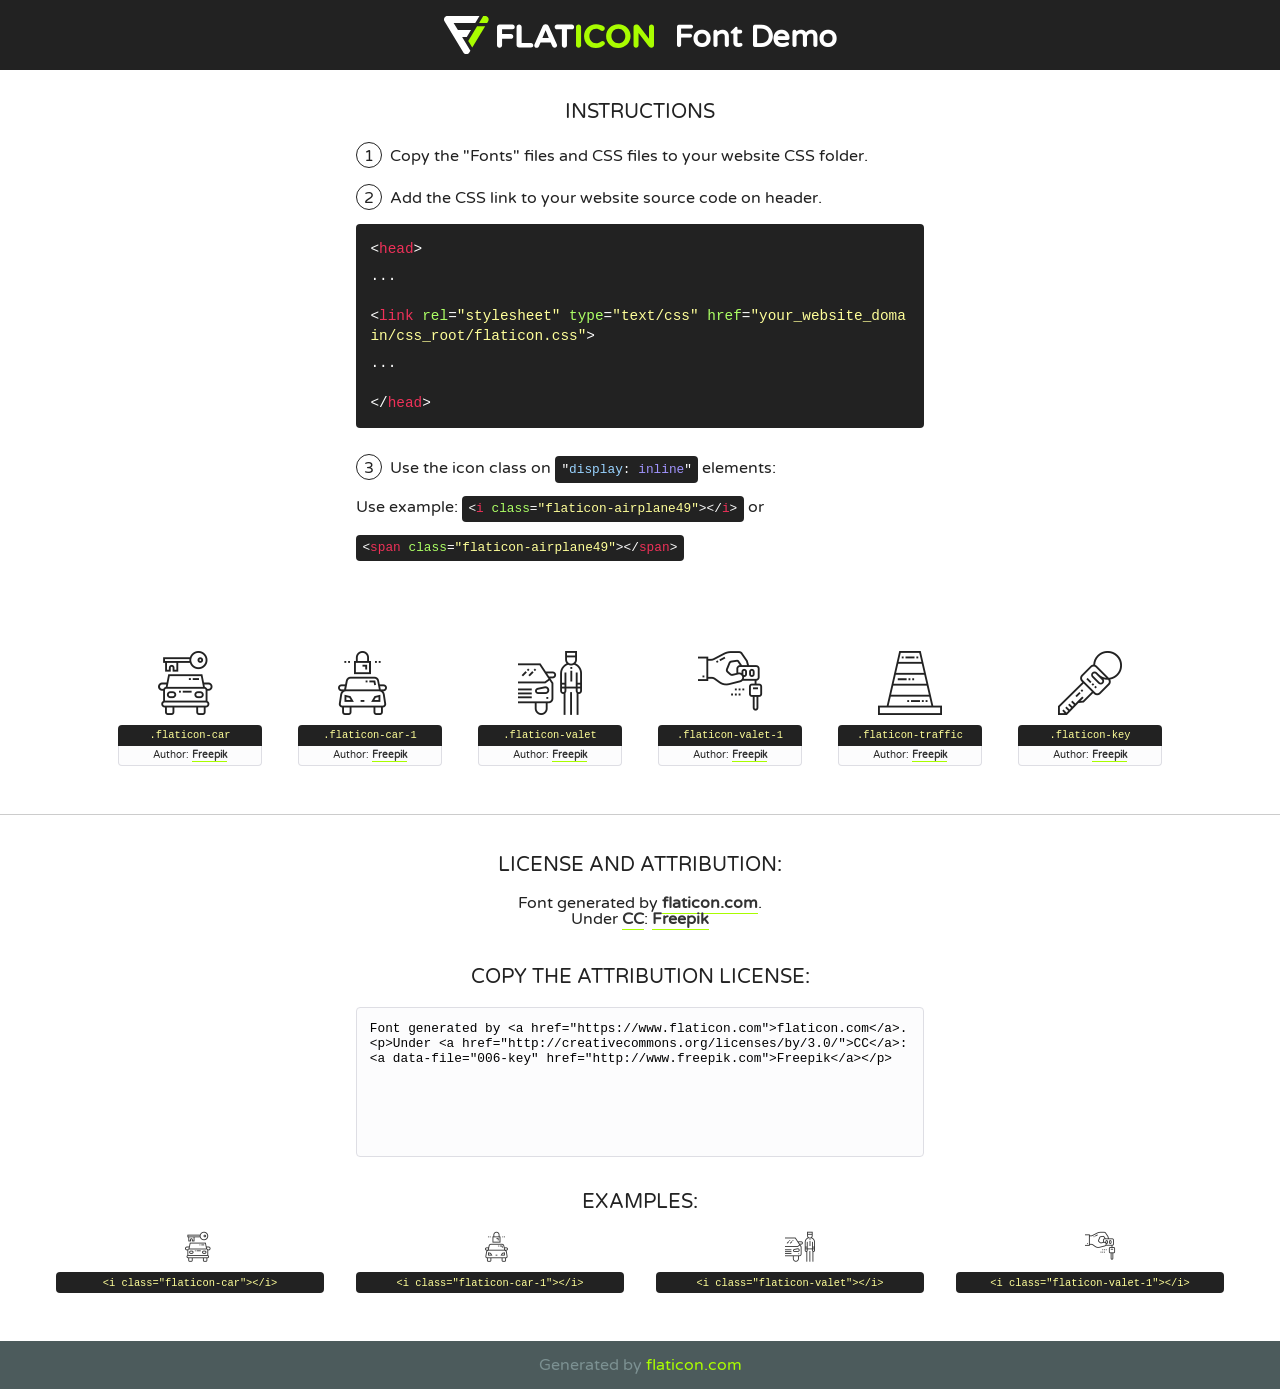
<file: fonts/flaticon-2/font/flaticon.html>
<!DOCTYPE html>
<!--
  Flaticon icon font: Flaticon
  Creation date: 18/07/2019 07:36
-->
<html>
<!DOCTYPE html>
<html>

<head>
    <title>Flaticon WebFont</title>
    <link href="http://fonts.googleapis.com/css?family=Varela+Round" rel="stylesheet" type="text/css" />
    <link rel="stylesheet" type="text/css" href="flaticon.css">
    <meta charset="UTF-8">
    <style>
    html, body, div, span, applet, object, iframe,
    h1, h2, h3, h4, h5, h6, p, blockquote, pre,
    a, abbr, acronym, address, big, cite, code,
    del, dfn, em, img, ins, kbd, q, s, samp,
    small, strike, strong, sub, sup, tt, var,
    b, u, i, center,
    dl, dt, dd, ol, ul, li,
    fieldset, form, label, legend,
    table, caption, tbody, tfoot, thead, tr, th, td,
    article, aside, canvas, details, embed, 
    figure, figcaption, footer, header, hgroup, 
    menu, nav, output, ruby, section, summary,
    time, mark, audio, video {
        margin: 0;
        padding: 0;
        border: 0;
        font-size: 100%;
        font: inherit;
        vertical-align: baseline;
    }
    /* HTML5 display-role reset for older browsers */
    article, aside, details, figcaption, figure, 
    footer, header, hgroup, menu, nav, section {
        display: block;
    }
    body {
        line-height: 1;
    }
    ol, ul {
        list-style: none;
    }
    blockquote, q {
        quotes: none;
    }
    blockquote:before, blockquote:after,
    q:before, q:after {
        content: '';
        content: none;
    }
    table {
        border-collapse: collapse;
        border-spacing: 0;
    }
    body {
        font-family: 'Varela Round', Helvetica, Arial, sans-serif;
        font-size: 16px;
        color: #222;
    }
    a {
        color: #333;
        border-bottom: 1px solid #a9fd00;
        font-weight: bold;
        text-decoration: none;
    }
    * {
        -moz-box-sizing: border-box;
        -webkit-box-sizing: border-box;
        box-sizing: border-box;
        margin: 0;
        padding: 0;
    }
    [class^="flaticon-"]:before, [class*=" flaticon-"]:before, [class^="flaticon-"]:after, [class*=" flaticon-"]:after {
        font-family: Flaticon;
        font-size: 30px;
        font-style: normal;
        margin-left: 20px;
        color: #333;
    }
    .wrapper {
        max-width: 600px;
        margin: auto;
        padding: 0 1em;
    }
    .title {
        font-size: 1.25em;
        text-align: center;
        margin-bottom: 1em;
        text-transform: uppercase;
    }
    header {
        text-align: center;
        background-color: #222;
        color: #fff;
        padding: 1em;
    }
    header .logo {
        width: 210px;
        height: 38px;
        display: inline-block;
        vertical-align: middle;
        margin-right: 1em;
        border: none;
    }
    header strong {
        font-size: 1.95em;
        font-weight: bold;
        vertical-align: middle;
        margin-top: 5px;
        display: inline-block;
    }
    .demo {
        margin: 2em auto;
        line-height: 1.25em;
    }
    .demo ul li {
        margin-bottom: 1em;
    }
    .demo ul li .num {
        color: #222;
        border-radius: 20px;
        display: inline-block;
        width: 26px;
        padding: 3px;
        height: 26px;
        text-align: center;
        margin-right: 0.5em;
        border: 1px solid #222;
    }
    .demo ul li code {
        background-color: #222;
        border-radius: 4px;
        padding: 0.25em 0.5em;
        display: inline-block;
        color: #fff;
        font-family: Consolas,Monaco,Lucida Console,Liberation Mono,DejaVu Sans Mono,Bitstream Vera Sans Mono,Courier New, monospace;
        font-weight: lighter;
        margin-top: 1em;
        font-size: 0.8em;
        word-break: break-all;
    }
    .demo ul li code.big {
        padding: 1em;
        font-size: 0.9em;
    }
    .demo ul li code .red {
        color: #EF3159;
    }
    .demo ul li code .green {
        color: #ACFF65;
    }
    .demo ul li code .yellow {
        color: #FFFF99;
    }
    .demo ul li code .blue {
        color: #99D3FF;
    }
    .demo ul li code .purple {
        color: #A295FF;
    }
    .demo ul li code .dots {
        margin-top: 0.5em;
        display: block;
    }
    #glyphs {
        border-bottom: 1px solid #ccc;
        padding: 2em 0;
        text-align: center;
    }
    .glyph {
        display: inline-block;
        width: 9em;
        margin: 1em;
        text-align: center;
        vertical-align: top;
        background: #FFF;
    }
    .glyph .glyph-icon {
        padding: 10px;
        display: block;
        font-family:"Flaticon";
        font-size: 64px;
        line-height: 1;
    }
    .glyph .glyph-icon:before {
        font-size: 64px;
        color: #222;
        margin-left: 0;
    }
    .class-name {
        font-size: 0.65em;
        background-color: #222;
        color: #fff;
        border-radius: 4px 4px 0 0;
        padding: 0.5em;
        color: #FFFF99;
        font-family: Consolas,Monaco,Lucida Console,Liberation Mono,DejaVu Sans Mono,Bitstream Vera Sans Mono,Courier New, monospace;
    }
    .author-name {
        font-size: 0.6em;
        background-color: #fcfcfd;
        border: 1px solid #DEDEE4;
        border-top: 0;
        border-radius: 0 0 4px 4px;
        padding: 0.5em;
    }
    .class-name:last-child {
        font-size: 10px;
        color:#888;
    }
    .class-name:last-child a {
        font-size: 10px;
        color:#555;
    }
    .class-name:last-child a:hover {
        color:#a9fd00;
    }
    .glyph > input {
        display: block;
        width: 100px;
        margin: 5px auto;
        text-align: center;
        font-size: 12px;
        cursor: text;
    }
    .glyph > input.icon-input {
        font-family:"Flaticon";
        font-size: 16px;
        margin-bottom: 10px;
    }
    .attribution .title {
        margin-top: 2em;
    }
    .attribution textarea {
        background-color: #fcfcfd;
        padding: 1em;
        border: none;
        box-shadow: none;
        border: 1px solid #DEDEE4;
        border-radius: 4px;
        resize: none;
        width: 100%;
        height: 150px;
        font-size: 0.8em;
        font-family: Consolas,Monaco,Lucida Console,Liberation Mono,DejaVu Sans Mono,Bitstream Vera Sans Mono,Courier New, monospace;
        -webkit-appearance: none;
    }
    .iconsuse {
        margin: 2em auto;
        text-align: center;
        max-width: 1200px;
    }
    .iconsuse:after {
        content: '';
        display: table;
        clear: both;
    }
    .iconsuse .image {
        float: left;
        width: 25%;
        padding: 0 1em;
    }
    .iconsuse .image p {
        margin-bottom: 1em;
    }
    .iconsuse .image span {
        display: block;
        font-size: 0.65em;
        background-color: #222;
        color: #fff;
        border-radius: 4px;
        padding: 0.5em;
        color: #FFFF99;
        margin-top: 1em;
        font-family: Consolas,Monaco,Lucida Console,Liberation Mono,DejaVu Sans Mono,Bitstream Vera Sans Mono,Courier New, monospace;
    }
    #footer {
        text-align: center;
        background-color: #4C5B5C;
        color: #7c9192;
        padding: 1em;
    }
    #footer a {
        border: none;
        color: #a9fd00;
        font-weight: normal;
    }
    @media (max-width: 960px) {
        .iconsuse .image {
            width: 50%;
        }
    }
    @media (max-width: 560px) {
        .iconsuse .image {
            width: 100%;
        }
    }
    </style>
</head>

<body class="characters-off">

    <header>
        <a href="https://www.flaticon.com" target="_blank" class="logo">
            <svg version="1.1" xmlns="http://www.w3.org/2000/svg" xmlns:xlink="http://www.w3.org/1999/xlink" xmlns:a="http://ns.adobe.com/AdobeSVGViewerExtensions/3.0/" viewBox="0 0 560.875 102.036" enable-background="new 0 0 560.875 102.036" xml:space="preserve">
                <defs>
                </defs>
                <g>
                    <g class="letters">
                        <path fill="#ffffff" d="M141.596,29.675c0-3.777,2.985-6.767,6.764-6.767h34.438c3.426,0,6.15,2.728,6.15,6.15
                        c0,3.43-2.724,6.149-6.15,6.149h-27.674v13.091h23.719c3.429,0,6.151,2.724,6.151,6.15c0,3.43-2.723,6.149-6.151,6.149h-23.719
                        v17.574c0,3.773-2.986,6.761-6.764,6.761c-3.779,0-6.764-2.989-6.764-6.761V29.675z"></path>
                        <path fill="#ffffff" d="M193.844,29.149c0-3.781,2.985-6.767,6.764-6.767c3.776,0,6.763,2.985,6.763,6.767v42.957h25.039
                        c3.426,0,6.149,2.726,6.149,6.153c0,3.425-2.723,6.15-6.149,6.15h-31.802c-3.779,0-6.764-2.986-6.764-6.768V29.149z"></path>
                        <path fill="#ffffff" d="M241.891,75.71l21.438-48.407c1.492-3.341,4.215-5.357,7.906-5.357h0.792
                        c3.686,0,6.323,2.017,7.815,5.357l21.439,48.407c0.436,0.967,0.701,1.845,0.701,2.723c0,3.602-2.809,6.501-6.414,6.501
                        c-3.161,0-5.269-1.845-6.499-4.655l-4.132-9.661h-27.059l-4.301,10.102c-1.144,2.631-3.426,4.214-6.237,4.214
                        c-3.517,0-6.24-2.81-6.24-6.325C241.1,77.64,241.451,76.677,241.891,75.71z M279.932,58.666l-8.521-20.297l-8.526,20.297H279.932
                        z"></path>
                        <path fill="#ffffff" d="M314.864,35.387H301.86c-3.429,0-6.239-2.813-6.239-6.238c0-3.429,2.811-6.24,6.239-6.24h39.533
                        c3.426,0,6.237,2.811,6.237,6.24c0,3.425-2.811,6.238-6.237,6.238h-13.001v42.785c0,3.773-2.99,6.761-6.764,6.761
                        c-3.779,0-6.764-2.989-6.764-6.761V35.387z"></path>
                        <path fill="#A9FD00" d="M352.615,29.149c0-3.781,2.985-6.767,6.767-6.767c3.774,0,6.761,2.985,6.761,6.767v49.024
                        c0,3.773-2.987,6.761-6.761,6.761c-3.781,0-6.767-2.989-6.767-6.761V29.149z"></path>
                        <path fill="#A9FD00" d="M374.132,53.836v-0.179c0-17.481,13.178-31.801,32.065-31.801c9.22,0,15.459,2.458,20.557,6.238
                        c1.402,1.054,2.637,2.985,2.637,5.357c0,3.692-2.985,6.59-6.681,6.59c-1.845,0-3.071-0.702-4.044-1.319
                        c-3.776-2.813-7.729-4.393-12.562-4.393c-10.364,0-17.831,8.611-17.831,19.154v0.173c0,10.542,7.291,19.329,17.831,19.329
                        c5.715,0,9.492-1.756,13.359-4.834c1.049-0.874,2.458-1.491,4.039-1.491c3.429,0,6.325,2.813,6.325,6.236
                        c0,2.106-1.056,3.78-2.282,4.834c-5.539,4.834-12.036,7.733-21.878,7.733C387.572,85.464,374.132,71.493,374.132,53.836z"></path>
                        <path fill="#A9FD00" d="M433.009,53.836v-0.179c0-17.481,13.79-31.801,32.766-31.801c18.981,0,32.592,14.143,32.592,31.628v0.173
                        c0,17.483-13.785,31.807-32.769,31.807C446.625,85.464,433.009,71.32,433.009,53.836z M484.224,53.836v-0.179
                        c0-10.539-7.725-19.326-18.626-19.326c-10.893,0-18.449,8.611-18.449,19.154v0.173c0,10.542,7.73,19.329,18.626,19.329
                        C476.676,72.986,484.224,64.378,484.224,53.836z"></path>
                        <path fill="#A9FD00" d="M506.233,29.321c0-3.774,2.99-6.763,6.767-6.763h1.401c3.252,0,5.183,1.583,7.029,3.953l26.093,34.265
                        V29.059c0-3.692,2.99-6.677,6.681-6.677c3.683,0,6.671,2.985,6.671,6.677v48.934c0,3.78-2.987,6.765-6.764,6.765h-0.436
                        c-3.257,0-5.188-1.581-7.034-3.953l-27.056-35.492v32.944c0,3.687-2.985,6.676-6.678,6.676c-3.683,0-6.673-2.989-6.673-6.676
                        V29.321z"></path>
                    </g>
                    <g class="insignia">
                        <path fill="#ffffff" d="M48.372,56.137h12.517l11.156-18.537H37.186L25.688,18.539h57.825L94.668,0H9.271
                        C5.925,0,2.842,1.801,1.198,4.716c-1.644,2.907-1.593,6.482,0.134,9.343l50.38,83.501c1.678,2.781,4.689,4.476,7.938,4.476
                        c3.246,0,6.257-1.695,7.935-4.476l2.898-4.804L48.372,56.137z"></path>
                        <g class="i">
                            <path fill="#A9FD00" d="M93.575,18.539h0.031v0.004l21.652,0.004l2.705-4.488c1.727-2.861,1.778-6.436,0.133-9.343
                            C116.454,1.801,113.371,0,110.026,0h-5.294L93.575,18.539z"></path>
                            <polygon fill="#A9FD00" points="88.291,27.356 64.725,66.486 75.519,84.404 109.942,27.356"></polygon>
                        </g>
                    </g>
                </g>
            </svg>
        </a>
        <strong>Font Demo</strong>
    </header>


    <section class="demo wrapper">

        <p class="title">Instructions</p>

        <ul>
            <li>
                <span class="num">1</span>Copy the "Fonts" files and CSS files to your website CSS folder.
            </li>
            <li>
                <span class="num">2</span>Add the CSS link to your website source code on header.
                <code class="big">
                    &lt;<span class="red">head</span>&gt;
                    <br/><span class="dots">...</span>
                    <br/>&lt;<span class="red">link</span> <span class="green">rel</span>=<span class="yellow">"stylesheet"</span> <span class="green">type</span>=<span class="yellow">"text/css"</span> <span class="green">href</span>=<span class="yellow">"your_website_domain/css_root/flaticon.css"</span>&gt;
                    <br/><span class="dots">...</span>
                    <br/>&lt;/<span class="red">head</span>&gt;
                </code>
            </li>

            <li>
                <p>
                    <span class="num">3</span>Use the icon class on <code>"<span class="blue">display</span>:<span class="purple"> inline</span>"</code> elements:
                    <br />
                    Use example: <code>&lt;<span class="red">i</span> <span class="green">class</span>=<span class="yellow">&quot;flaticon-airplane49&quot;</span>&gt;&lt;/<span class="red">i</span>&gt;</code> or <code>&lt;<span class="red">span</span> <span class="green">class</span>=<span class="yellow">&quot;flaticon-airplane49&quot;</span>&gt;&lt;/<span class="red">span</span>&gt;</code>
            </li>
        </ul>

    </section>




   <section id="glyphs">          
    
      
        <div class="glyph"><div class="glyph-icon flaticon-car"></div>
            <div class="class-name">.flaticon-car</div>
            <div class="author-name">Author: <a data-file="001-car" href="http://www.freepik.com">Freepik</a> </div> 
        </div>        
        
        <div class="glyph"><div class="glyph-icon flaticon-car-1"></div>
            <div class="class-name">.flaticon-car-1</div>
            <div class="author-name">Author: <a data-file="002-car-1" href="http://www.freepik.com">Freepik</a> </div> 
        </div>        
        
        <div class="glyph"><div class="glyph-icon flaticon-valet"></div>
            <div class="class-name">.flaticon-valet</div>
            <div class="author-name">Author: <a data-file="003-valet" href="http://www.freepik.com">Freepik</a> </div> 
        </div>        
        
        <div class="glyph"><div class="glyph-icon flaticon-valet-1"></div>
            <div class="class-name">.flaticon-valet-1</div>
            <div class="author-name">Author: <a data-file="004-valet-1" href="http://www.freepik.com">Freepik</a> </div> 
        </div>        
        
        <div class="glyph"><div class="glyph-icon flaticon-traffic"></div>
            <div class="class-name">.flaticon-traffic</div>
            <div class="author-name">Author: <a data-file="005-traffic" href="http://www.freepik.com">Freepik</a> </div> 
        </div>        
        
        <div class="glyph"><div class="glyph-icon flaticon-key"></div>
            <div class="class-name">.flaticon-key</div>
            <div class="author-name">Author: <a data-file="006-key" href="http://www.freepik.com">Freepik</a> </div> 
        </div>        
        

    </section>



    <section class="attribution wrapper"   style="text-align:center;">

      <div class="title">License and attribution:</div><div class="attrDiv">Font generated by <a href="https://www.flaticon.com">flaticon.com</a>. <div><p>Under <a href="http://creativecommons.org/licenses/by/3.0/">CC</a>: <a data-file="006-key" href="http://www.freepik.com">Freepik</a></p>  </div>
      </div>
      <div class="title">Copy the Attribution License:</div>

    <textarea onclick="this.focus();this.select();">Font generated by &lt;a href=&quot;https://www.flaticon.com&quot;&gt;flaticon.com&lt;/a&gt;. <p>Under <a href="http://creativecommons.org/licenses/by/3.0/">CC</a>: <a data-file="006-key" href="http://www.freepik.com">Freepik</a></p>  
     </textarea>

    </section>

    <section class="iconsuse">

          <div class="title">Examples:</div>            
             
            <div class="image">
                <p>
                    <i class="glyph-icon flaticon-car"></i> 
                    <span>&lt;i class=&quot;flaticon-car&quot;&gt;&lt;/i&gt;</span>
                </p>
            </div>
            
            <div class="image">
                <p>
                    <i class="glyph-icon flaticon-car-1"></i> 
                    <span>&lt;i class=&quot;flaticon-car-1&quot;&gt;&lt;/i&gt;</span>
                </p>
            </div>
            
            <div class="image">
                <p>
                    <i class="glyph-icon flaticon-valet"></i> 
                    <span>&lt;i class=&quot;flaticon-valet&quot;&gt;&lt;/i&gt;</span>
                </p>
            </div>
            
            <div class="image">
                <p>
                    <i class="glyph-icon flaticon-valet-1"></i> 
                    <span>&lt;i class=&quot;flaticon-valet-1&quot;&gt;&lt;/i&gt;</span>
                </p>
            </div>
                       
        </div>
                            
    </section>

<div id="footer">
    <div>Generated by <a href="https://www.flaticon.com">flaticon.com</a>
    </div>
</div>



</body>
</html>
</file>
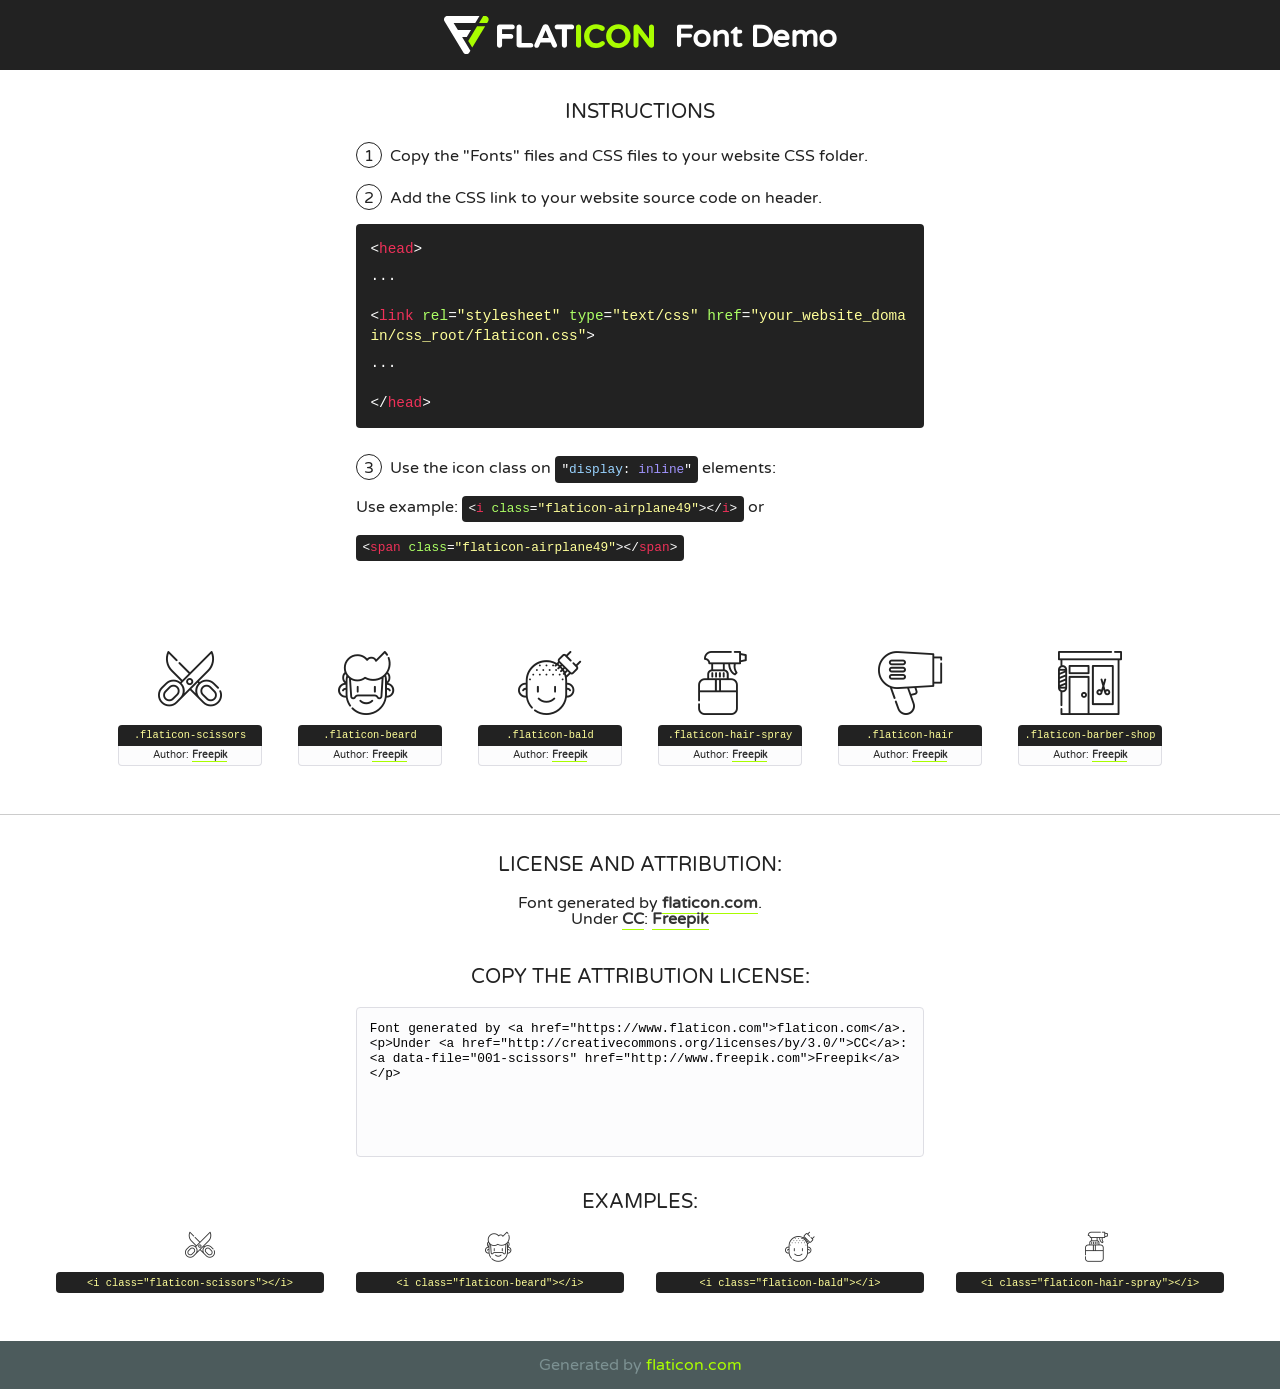
<file: fonts/flaticon/font/flaticon.html>
<!DOCTYPE html>
<!--
  Flaticon icon font: Flaticon
  Creation date: 23/07/2019 22:03
-->
<html>
<!DOCTYPE html>
<html>

<head>
    <title>Flaticon WebFont</title>
    <link href="http://fonts.googleapis.com/css?family=Varela+Round" rel="stylesheet" type="text/css" />
    <link rel="stylesheet" type="text/css" href="flaticon.css">
    <meta charset="UTF-8">
    <style>
    html, body, div, span, applet, object, iframe,
    h1, h2, h3, h4, h5, h6, p, blockquote, pre,
    a, abbr, acronym, address, big, cite, code,
    del, dfn, em, img, ins, kbd, q, s, samp,
    small, strike, strong, sub, sup, tt, var,
    b, u, i, center,
    dl, dt, dd, ol, ul, li,
    fieldset, form, label, legend,
    table, caption, tbody, tfoot, thead, tr, th, td,
    article, aside, canvas, details, embed, 
    figure, figcaption, footer, header, hgroup, 
    menu, nav, output, ruby, section, summary,
    time, mark, audio, video {
        margin: 0;
        padding: 0;
        border: 0;
        font-size: 100%;
        font: inherit;
        vertical-align: baseline;
    }
    /* HTML5 display-role reset for older browsers */
    article, aside, details, figcaption, figure, 
    footer, header, hgroup, menu, nav, section {
        display: block;
    }
    body {
        line-height: 1;
    }
    ol, ul {
        list-style: none;
    }
    blockquote, q {
        quotes: none;
    }
    blockquote:before, blockquote:after,
    q:before, q:after {
        content: '';
        content: none;
    }
    table {
        border-collapse: collapse;
        border-spacing: 0;
    }
    body {
        font-family: 'Varela Round', Helvetica, Arial, sans-serif;
        font-size: 16px;
        color: #222;
    }
    a {
        color: #333;
        border-bottom: 1px solid #a9fd00;
        font-weight: bold;
        text-decoration: none;
    }
    * {
        -moz-box-sizing: border-box;
        -webkit-box-sizing: border-box;
        box-sizing: border-box;
        margin: 0;
        padding: 0;
    }
    [class^="flaticon-"]:before, [class*=" flaticon-"]:before, [class^="flaticon-"]:after, [class*=" flaticon-"]:after {
        font-family: Flaticon;
        font-size: 30px;
        font-style: normal;
        margin-left: 20px;
        color: #333;
    }
    .wrapper {
        max-width: 600px;
        margin: auto;
        padding: 0 1em;
    }
    .title {
        font-size: 1.25em;
        text-align: center;
        margin-bottom: 1em;
        text-transform: uppercase;
    }
    header {
        text-align: center;
        background-color: #222;
        color: #fff;
        padding: 1em;
    }
    header .logo {
        width: 210px;
        height: 38px;
        display: inline-block;
        vertical-align: middle;
        margin-right: 1em;
        border: none;
    }
    header strong {
        font-size: 1.95em;
        font-weight: bold;
        vertical-align: middle;
        margin-top: 5px;
        display: inline-block;
    }
    .demo {
        margin: 2em auto;
        line-height: 1.25em;
    }
    .demo ul li {
        margin-bottom: 1em;
    }
    .demo ul li .num {
        color: #222;
        border-radius: 20px;
        display: inline-block;
        width: 26px;
        padding: 3px;
        height: 26px;
        text-align: center;
        margin-right: 0.5em;
        border: 1px solid #222;
    }
    .demo ul li code {
        background-color: #222;
        border-radius: 4px;
        padding: 0.25em 0.5em;
        display: inline-block;
        color: #fff;
        font-family: Consolas,Monaco,Lucida Console,Liberation Mono,DejaVu Sans Mono,Bitstream Vera Sans Mono,Courier New, monospace;
        font-weight: lighter;
        margin-top: 1em;
        font-size: 0.8em;
        word-break: break-all;
    }
    .demo ul li code.big {
        padding: 1em;
        font-size: 0.9em;
    }
    .demo ul li code .red {
        color: #EF3159;
    }
    .demo ul li code .green {
        color: #ACFF65;
    }
    .demo ul li code .yellow {
        color: #FFFF99;
    }
    .demo ul li code .blue {
        color: #99D3FF;
    }
    .demo ul li code .purple {
        color: #A295FF;
    }
    .demo ul li code .dots {
        margin-top: 0.5em;
        display: block;
    }
    #glyphs {
        border-bottom: 1px solid #ccc;
        padding: 2em 0;
        text-align: center;
    }
    .glyph {
        display: inline-block;
        width: 9em;
        margin: 1em;
        text-align: center;
        vertical-align: top;
        background: #FFF;
    }
    .glyph .glyph-icon {
        padding: 10px;
        display: block;
        font-family:"Flaticon";
        font-size: 64px;
        line-height: 1;
    }
    .glyph .glyph-icon:before {
        font-size: 64px;
        color: #222;
        margin-left: 0;
    }
    .class-name {
        font-size: 0.65em;
        background-color: #222;
        color: #fff;
        border-radius: 4px 4px 0 0;
        padding: 0.5em;
        color: #FFFF99;
        font-family: Consolas,Monaco,Lucida Console,Liberation Mono,DejaVu Sans Mono,Bitstream Vera Sans Mono,Courier New, monospace;
    }
    .author-name {
        font-size: 0.6em;
        background-color: #fcfcfd;
        border: 1px solid #DEDEE4;
        border-top: 0;
        border-radius: 0 0 4px 4px;
        padding: 0.5em;
    }
    .class-name:last-child {
        font-size: 10px;
        color:#888;
    }
    .class-name:last-child a {
        font-size: 10px;
        color:#555;
    }
    .class-name:last-child a:hover {
        color:#a9fd00;
    }
    .glyph > input {
        display: block;
        width: 100px;
        margin: 5px auto;
        text-align: center;
        font-size: 12px;
        cursor: text;
    }
    .glyph > input.icon-input {
        font-family:"Flaticon";
        font-size: 16px;
        margin-bottom: 10px;
    }
    .attribution .title {
        margin-top: 2em;
    }
    .attribution textarea {
        background-color: #fcfcfd;
        padding: 1em;
        border: none;
        box-shadow: none;
        border: 1px solid #DEDEE4;
        border-radius: 4px;
        resize: none;
        width: 100%;
        height: 150px;
        font-size: 0.8em;
        font-family: Consolas,Monaco,Lucida Console,Liberation Mono,DejaVu Sans Mono,Bitstream Vera Sans Mono,Courier New, monospace;
        -webkit-appearance: none;
    }
    .iconsuse {
        margin: 2em auto;
        text-align: center;
        max-width: 1200px;
    }
    .iconsuse:after {
        content: '';
        display: table;
        clear: both;
    }
    .iconsuse .image {
        float: left;
        width: 25%;
        padding: 0 1em;
    }
    .iconsuse .image p {
        margin-bottom: 1em;
    }
    .iconsuse .image span {
        display: block;
        font-size: 0.65em;
        background-color: #222;
        color: #fff;
        border-radius: 4px;
        padding: 0.5em;
        color: #FFFF99;
        margin-top: 1em;
        font-family: Consolas,Monaco,Lucida Console,Liberation Mono,DejaVu Sans Mono,Bitstream Vera Sans Mono,Courier New, monospace;
    }
    #footer {
        text-align: center;
        background-color: #4C5B5C;
        color: #7c9192;
        padding: 1em;
    }
    #footer a {
        border: none;
        color: #a9fd00;
        font-weight: normal;
    }
    @media (max-width: 960px) {
        .iconsuse .image {
            width: 50%;
        }
    }
    @media (max-width: 560px) {
        .iconsuse .image {
            width: 100%;
        }
    }
    </style>
</head>

<body class="characters-off">

    <header>
        <a href="https://www.flaticon.com" target="_blank" class="logo">
            <svg version="1.1" xmlns="http://www.w3.org/2000/svg" xmlns:xlink="http://www.w3.org/1999/xlink" xmlns:a="http://ns.adobe.com/AdobeSVGViewerExtensions/3.0/" viewBox="0 0 560.875 102.036" enable-background="new 0 0 560.875 102.036" xml:space="preserve">
                <defs>
                </defs>
                <g>
                    <g class="letters">
                        <path fill="#ffffff" d="M141.596,29.675c0-3.777,2.985-6.767,6.764-6.767h34.438c3.426,0,6.15,2.728,6.15,6.15
                        c0,3.43-2.724,6.149-6.15,6.149h-27.674v13.091h23.719c3.429,0,6.151,2.724,6.151,6.15c0,3.43-2.723,6.149-6.151,6.149h-23.719
                        v17.574c0,3.773-2.986,6.761-6.764,6.761c-3.779,0-6.764-2.989-6.764-6.761V29.675z"></path>
                        <path fill="#ffffff" d="M193.844,29.149c0-3.781,2.985-6.767,6.764-6.767c3.776,0,6.763,2.985,6.763,6.767v42.957h25.039
                        c3.426,0,6.149,2.726,6.149,6.153c0,3.425-2.723,6.15-6.149,6.15h-31.802c-3.779,0-6.764-2.986-6.764-6.768V29.149z"></path>
                        <path fill="#ffffff" d="M241.891,75.71l21.438-48.407c1.492-3.341,4.215-5.357,7.906-5.357h0.792
                        c3.686,0,6.323,2.017,7.815,5.357l21.439,48.407c0.436,0.967,0.701,1.845,0.701,2.723c0,3.602-2.809,6.501-6.414,6.501
                        c-3.161,0-5.269-1.845-6.499-4.655l-4.132-9.661h-27.059l-4.301,10.102c-1.144,2.631-3.426,4.214-6.237,4.214
                        c-3.517,0-6.24-2.81-6.24-6.325C241.1,77.64,241.451,76.677,241.891,75.71z M279.932,58.666l-8.521-20.297l-8.526,20.297H279.932
                        z"></path>
                        <path fill="#ffffff" d="M314.864,35.387H301.86c-3.429,0-6.239-2.813-6.239-6.238c0-3.429,2.811-6.24,6.239-6.24h39.533
                        c3.426,0,6.237,2.811,6.237,6.24c0,3.425-2.811,6.238-6.237,6.238h-13.001v42.785c0,3.773-2.99,6.761-6.764,6.761
                        c-3.779,0-6.764-2.989-6.764-6.761V35.387z"></path>
                        <path fill="#A9FD00" d="M352.615,29.149c0-3.781,2.985-6.767,6.767-6.767c3.774,0,6.761,2.985,6.761,6.767v49.024
                        c0,3.773-2.987,6.761-6.761,6.761c-3.781,0-6.767-2.989-6.767-6.761V29.149z"></path>
                        <path fill="#A9FD00" d="M374.132,53.836v-0.179c0-17.481,13.178-31.801,32.065-31.801c9.22,0,15.459,2.458,20.557,6.238
                        c1.402,1.054,2.637,2.985,2.637,5.357c0,3.692-2.985,6.59-6.681,6.59c-1.845,0-3.071-0.702-4.044-1.319
                        c-3.776-2.813-7.729-4.393-12.562-4.393c-10.364,0-17.831,8.611-17.831,19.154v0.173c0,10.542,7.291,19.329,17.831,19.329
                        c5.715,0,9.492-1.756,13.359-4.834c1.049-0.874,2.458-1.491,4.039-1.491c3.429,0,6.325,2.813,6.325,6.236
                        c0,2.106-1.056,3.78-2.282,4.834c-5.539,4.834-12.036,7.733-21.878,7.733C387.572,85.464,374.132,71.493,374.132,53.836z"></path>
                        <path fill="#A9FD00" d="M433.009,53.836v-0.179c0-17.481,13.79-31.801,32.766-31.801c18.981,0,32.592,14.143,32.592,31.628v0.173
                        c0,17.483-13.785,31.807-32.769,31.807C446.625,85.464,433.009,71.32,433.009,53.836z M484.224,53.836v-0.179
                        c0-10.539-7.725-19.326-18.626-19.326c-10.893,0-18.449,8.611-18.449,19.154v0.173c0,10.542,7.73,19.329,18.626,19.329
                        C476.676,72.986,484.224,64.378,484.224,53.836z"></path>
                        <path fill="#A9FD00" d="M506.233,29.321c0-3.774,2.99-6.763,6.767-6.763h1.401c3.252,0,5.183,1.583,7.029,3.953l26.093,34.265
                        V29.059c0-3.692,2.99-6.677,6.681-6.677c3.683,0,6.671,2.985,6.671,6.677v48.934c0,3.78-2.987,6.765-6.764,6.765h-0.436
                        c-3.257,0-5.188-1.581-7.034-3.953l-27.056-35.492v32.944c0,3.687-2.985,6.676-6.678,6.676c-3.683,0-6.673-2.989-6.673-6.676
                        V29.321z"></path>
                    </g>
                    <g class="insignia">
                        <path fill="#ffffff" d="M48.372,56.137h12.517l11.156-18.537H37.186L25.688,18.539h57.825L94.668,0H9.271
                        C5.925,0,2.842,1.801,1.198,4.716c-1.644,2.907-1.593,6.482,0.134,9.343l50.38,83.501c1.678,2.781,4.689,4.476,7.938,4.476
                        c3.246,0,6.257-1.695,7.935-4.476l2.898-4.804L48.372,56.137z"></path>
                        <g class="i">
                            <path fill="#A9FD00" d="M93.575,18.539h0.031v0.004l21.652,0.004l2.705-4.488c1.727-2.861,1.778-6.436,0.133-9.343
                            C116.454,1.801,113.371,0,110.026,0h-5.294L93.575,18.539z"></path>
                            <polygon fill="#A9FD00" points="88.291,27.356 64.725,66.486 75.519,84.404 109.942,27.356"></polygon>
                        </g>
                    </g>
                </g>
            </svg>
        </a>
        <strong>Font Demo</strong>
    </header>


    <section class="demo wrapper">

        <p class="title">Instructions</p>

        <ul>
            <li>
                <span class="num">1</span>Copy the "Fonts" files and CSS files to your website CSS folder.
            </li>
            <li>
                <span class="num">2</span>Add the CSS link to your website source code on header.
                <code class="big">
                    &lt;<span class="red">head</span>&gt;
                    <br/><span class="dots">...</span>
                    <br/>&lt;<span class="red">link</span> <span class="green">rel</span>=<span class="yellow">"stylesheet"</span> <span class="green">type</span>=<span class="yellow">"text/css"</span> <span class="green">href</span>=<span class="yellow">"your_website_domain/css_root/flaticon.css"</span>&gt;
                    <br/><span class="dots">...</span>
                    <br/>&lt;/<span class="red">head</span>&gt;
                </code>
            </li>

            <li>
                <p>
                    <span class="num">3</span>Use the icon class on <code>"<span class="blue">display</span>:<span class="purple"> inline</span>"</code> elements:
                    <br />
                    Use example: <code>&lt;<span class="red">i</span> <span class="green">class</span>=<span class="yellow">&quot;flaticon-airplane49&quot;</span>&gt;&lt;/<span class="red">i</span>&gt;</code> or <code>&lt;<span class="red">span</span> <span class="green">class</span>=<span class="yellow">&quot;flaticon-airplane49&quot;</span>&gt;&lt;/<span class="red">span</span>&gt;</code>
            </li>
        </ul>

    </section>




   <section id="glyphs">          
    
      
        <div class="glyph"><div class="glyph-icon flaticon-scissors"></div>
            <div class="class-name">.flaticon-scissors</div>
            <div class="author-name">Author: <a data-file="001-scissors" href="http://www.freepik.com">Freepik</a> </div> 
        </div>        
        
        <div class="glyph"><div class="glyph-icon flaticon-beard"></div>
            <div class="class-name">.flaticon-beard</div>
            <div class="author-name">Author: <a data-file="002-beard" href="http://www.freepik.com">Freepik</a> </div> 
        </div>        
        
        <div class="glyph"><div class="glyph-icon flaticon-bald"></div>
            <div class="class-name">.flaticon-bald</div>
            <div class="author-name">Author: <a data-file="003-bald" href="http://www.freepik.com">Freepik</a> </div> 
        </div>        
        
        <div class="glyph"><div class="glyph-icon flaticon-hair-spray"></div>
            <div class="class-name">.flaticon-hair-spray</div>
            <div class="author-name">Author: <a data-file="004-hair-spray" href="http://www.freepik.com">Freepik</a> </div> 
        </div>        
        
        <div class="glyph"><div class="glyph-icon flaticon-hair"></div>
            <div class="class-name">.flaticon-hair</div>
            <div class="author-name">Author: <a data-file="005-hair" href="http://www.freepik.com">Freepik</a> </div> 
        </div>        
        
        <div class="glyph"><div class="glyph-icon flaticon-barber-shop"></div>
            <div class="class-name">.flaticon-barber-shop</div>
            <div class="author-name">Author: <a data-file="006-barber-shop" href="http://www.freepik.com">Freepik</a> </div> 
        </div>        
        

    </section>



    <section class="attribution wrapper"   style="text-align:center;">

      <div class="title">License and attribution:</div><div class="attrDiv">Font generated by <a href="https://www.flaticon.com">flaticon.com</a>. <div><p>Under <a href="http://creativecommons.org/licenses/by/3.0/">CC</a>: <a data-file="001-scissors" href="http://www.freepik.com">Freepik</a></p>  </div>
      </div>
      <div class="title">Copy the Attribution License:</div>

    <textarea onclick="this.focus();this.select();">Font generated by &lt;a href=&quot;https://www.flaticon.com&quot;&gt;flaticon.com&lt;/a&gt;. <p>Under <a href="http://creativecommons.org/licenses/by/3.0/">CC</a>: <a data-file="001-scissors" href="http://www.freepik.com">Freepik</a></p>  
     </textarea>

    </section>

    <section class="iconsuse">

          <div class="title">Examples:</div>            
             
            <div class="image">
                <p>
                    <i class="glyph-icon flaticon-scissors"></i> 
                    <span>&lt;i class=&quot;flaticon-scissors&quot;&gt;&lt;/i&gt;</span>
                </p>
            </div>
            
            <div class="image">
                <p>
                    <i class="glyph-icon flaticon-beard"></i> 
                    <span>&lt;i class=&quot;flaticon-beard&quot;&gt;&lt;/i&gt;</span>
                </p>
            </div>
            
            <div class="image">
                <p>
                    <i class="glyph-icon flaticon-bald"></i> 
                    <span>&lt;i class=&quot;flaticon-bald&quot;&gt;&lt;/i&gt;</span>
                </p>
            </div>
            
            <div class="image">
                <p>
                    <i class="glyph-icon flaticon-hair-spray"></i> 
                    <span>&lt;i class=&quot;flaticon-hair-spray&quot;&gt;&lt;/i&gt;</span>
                </p>
            </div>
                       
        </div>
                            
    </section>

<div id="footer">
    <div>Generated by <a href="https://www.flaticon.com">flaticon.com</a>
    </div>
</div>



</body>
</html>
</file>
<file: fonts/icomoon/style.css>
@font-face {
  font-family: 'icomoon';
  src:  url('fonts/icomoon.eot?10si43');
  src:  url('fonts/icomoon.eot?10si43#iefix') format('embedded-opentype'),
    url('fonts/icomoon.ttf?10si43') format('truetype'),
    url('fonts/icomoon.woff?10si43') format('woff'),
    url('fonts/icomoon.svg?10si43#icomoon') format('svg');
  font-weight: normal;
  font-style: normal;
}

[class^="icon-"], [class*=" icon-"] {
  /* use !important to prevent issues with browser extensions that change fonts */
  font-family: 'icomoon' !important;
  speak: none;
  font-style: normal;
  font-weight: normal;
  font-variant: normal;
  text-transform: none;
  line-height: 1;

  /* Better Font Rendering =========== */
  -webkit-font-smoothing: antialiased;
  -moz-osx-font-smoothing: grayscale;
}

.icon-asterisk:before {
  content: "\f069";
}
.icon-plus:before {
  content: "\f067";
}
.icon-question:before {
  content: "\f128";
}
.icon-minus:before {
  content: "\f068";
}
.icon-glass:before {
  content: "\f000";
}
.icon-music:before {
  content: "\f001";
}
.icon-search:before {
  content: "\f002";
}
.icon-envelope-o:before {
  content: "\f003";
}
.icon-heart:before {
  content: "\f004";
}
.icon-star:before {
  content: "\f005";
}
.icon-star-o:before {
  content: "\f006";
}
.icon-user:before {
  content: "\f007";
}
.icon-film:before {
  content: "\f008";
}
.icon-th-large:before {
  content: "\f009";
}
.icon-th:before {
  content: "\f00a";
}
.icon-th-list:before {
  content: "\f00b";
}
.icon-check:before {
  content: "\f00c";
}
.icon-close:before {
  content: "\f00d";
}
.icon-remove:before {
  content: "\f00d";
}
.icon-times:before {
  content: "\f00d";
}
.icon-search-plus:before {
  content: "\f00e";
}
.icon-search-minus:before {
  content: "\f010";
}
.icon-power-off:before {
  content: "\f011";
}
.icon-signal:before {
  content: "\f012";
}
.icon-cog:before {
  content: "\f013";
}
.icon-gear:before {
  content: "\f013";
}
.icon-trash-o:before {
  content: "\f014";
}
.icon-home:before {
  content: "\f015";
}
.icon-file-o:before {
  content: "\f016";
}
.icon-clock-o:before {
  content: "\f017";
}
.icon-road:before {
  content: "\f018";
}
.icon-download:before {
  content: "\f019";
}
.icon-arrow-circle-o-down:before {
  content: "\f01a";
}
.icon-arrow-circle-o-up:before {
  content: "\f01b";
}
.icon-inbox:before {
  content: "\f01c";
}
.icon-play-circle-o:before {
  content: "\f01d";
}
.icon-repeat:before {
  content: "\f01e";
}
.icon-rotate-right:before {
  content: "\f01e";
}
.icon-refresh:before {
  content: "\f021";
}
.icon-list-alt:before {
  content: "\f022";
}
.icon-lock:before {
  content: "\f023";
}
.icon-flag:before {
  content: "\f024";
}
.icon-headphones:before {
  content: "\f025";
}
.icon-volume-off:before {
  content: "\f026";
}
.icon-volume-down:before {
  content: "\f027";
}
.icon-volume-up:before {
  content: "\f028";
}
.icon-qrcode:before {
  content: "\f029";
}
.icon-barcode:before {
  content: "\f02a";
}
.icon-tag:before {
  content: "\f02b";
}
.icon-tags:before {
  content: "\f02c";
}
.icon-book:before {
  content: "\f02d";
}
.icon-bookmark:before {
  content: "\f02e";
}
.icon-print:before {
  content: "\f02f";
}
.icon-camera:before {
  content: "\f030";
}
.icon-font:before {
  content: "\f031";
}
.icon-bold:before {
  content: "\f032";
}
.icon-italic:before {
  content: "\f033";
}
.icon-text-height:before {
  content: "\f034";
}
.icon-text-width:before {
  content: "\f035";
}
.icon-align-left:before {
  content: "\f036";
}
.icon-align-center:before {
  content: "\f037";
}
.icon-align-right:before {
  content: "\f038";
}
.icon-align-justify:before {
  content: "\f039";
}
.icon-list:before {
  content: "\f03a";
}
.icon-dedent:before {
  content: "\f03b";
}
.icon-outdent:before {
  content: "\f03b";
}
.icon-indent:before {
  content: "\f03c";
}
.icon-video-camera:before {
  content: "\f03d";
}
.icon-image:before {
  content: "\f03e";
}
.icon-photo:before {
  content: "\f03e";
}
.icon-picture-o:before {
  content: "\f03e";
}
.icon-pencil:before {
  content: "\f040";
}
.icon-map-marker:before {
  content: "\f041";
}
.icon-adjust:before {
  content: "\f042";
}
.icon-tint:before {
  content: "\f043";
}
.icon-edit:before {
  content: "\f044";
}
.icon-pencil-square-o:before {
  content: "\f044";
}
.icon-share-square-o:before {
  content: "\f045";
}
.icon-check-square-o:before {
  content: "\f046";
}
.icon-arrows:before {
  content: "\f047";
}
.icon-step-backward:before {
  content: "\f048";
}
.icon-fast-backward:before {
  content: "\f049";
}
.icon-backward:before {
  content: "\f04a";
}
.icon-play:before {
  content: "\f04b";
}
.icon-pause:before {
  content: "\f04c";
}
.icon-stop:before {
  content: "\f04d";
}
.icon-forward:before {
  content: "\f04e";
}
.icon-fast-forward:before {
  content: "\f050";
}
.icon-step-forward:before {
  content: "\f051";
}
.icon-eject:before {
  content: "\f052";
}
.icon-chevron-left:before {
  content: "\f053";
}
.icon-chevron-right:before {
  content: "\f054";
}
.icon-plus-circle:before {
  content: "\f055";
}
.icon-minus-circle:before {
  content: "\f056";
}
.icon-times-circle:before {
  content: "\f057";
}
.icon-check-circle:before {
  content: "\f058";
}
.icon-question-circle:before {
  content: "\f059";
}
.icon-info-circle:before {
  content: "\f05a";
}
.icon-crosshairs:before {
  content: "\f05b";
}
.icon-times-circle-o:before {
  content: "\f05c";
}
.icon-check-circle-o:before {
  content: "\f05d";
}
.icon-ban:before {
  content: "\f05e";
}
.icon-arrow-left:before {
  content: "\f060";
}
.icon-arrow-right:before {
  content: "\f061";
}
.icon-arrow-up:before {
  content: "\f062";
}
.icon-arrow-down:before {
  content: "\f063";
}
.icon-mail-forward:before {
  content: "\f064";
}
.icon-share:before {
  content: "\f064";
}
.icon-expand:before {
  content: "\f065";
}
.icon-compress:before {
  content: "\f066";
}
.icon-exclamation-circle:before {
  content: "\f06a";
}
.icon-gift:before {
  content: "\f06b";
}
.icon-leaf:before {
  content: "\f06c";
}
.icon-fire:before {
  content: "\f06d";
}
.icon-eye:before {
  content: "\f06e";
}
.icon-eye-slash:before {
  content: "\f070";
}
.icon-exclamation-triangle:before {
  content: "\f071";
}
.icon-warning:before {
  content: "\f071";
}
.icon-plane:before {
  content: "\f072";
}
.icon-calendar:before {
  content: "\f073";
}
.icon-random:before {
  content: "\f074";
}
.icon-comment:before {
  content: "\f075";
}
.icon-magnet:before {
  content: "\f076";
}
.icon-chevron-up:before {
  content: "\f077";
}
.icon-chevron-down:before {
  content: "\f078";
}
.icon-retweet:before {
  content: "\f079";
}
.icon-shopping-cart:before {
  content: "\f07a";
}
.icon-folder:before {
  content: "\f07b";
}
.icon-folder-open:before {
  content: "\f07c";
}
.icon-arrows-v:before {
  content: "\f07d";
}
.icon-arrows-h:before {
  content: "\f07e";
}
.icon-bar-chart:before {
  content: "\f080";
}
.icon-bar-chart-o:before {
  content: "\f080";
}
.icon-twitter-square:before {
  content: "\f081";
}
.icon-facebook-square:before {
  content: "\f082";
}
.icon-camera-retro:before {
  content: "\f083";
}
.icon-key:before {
  content: "\f084";
}
.icon-cogs:before {
  content: "\f085";
}
.icon-gears:before {
  content: "\f085";
}
.icon-comments:before {
  content: "\f086";
}
.icon-thumbs-o-up:before {
  content: "\f087";
}
.icon-thumbs-o-down:before {
  content: "\f088";
}
.icon-star-half:before {
  content: "\f089";
}
.icon-heart-o:before {
  content: "\f08a";
}
.icon-sign-out:before {
  content: "\f08b";
}
.icon-linkedin-square:before {
  content: "\f08c";
}
.icon-thumb-tack:before {
  content: "\f08d";
}
.icon-external-link:before {
  content: "\f08e";
}
.icon-sign-in:before {
  content: "\f090";
}
.icon-trophy:before {
  content: "\f091";
}
.icon-github-square:before {
  content: "\f092";
}
.icon-upload:before {
  content: "\f093";
}
.icon-lemon-o:before {
  content: "\f094";
}
.icon-phone:before {
  content: "\f095";
}
.icon-square-o:before {
  content: "\f096";
}
.icon-bookmark-o:before {
  content: "\f097";
}
.icon-phone-square:before {
  content: "\f098";
}
.icon-twitter:before {
  content: "\f099";
}
.icon-facebook:before {
  content: "\f09a";
}
.icon-facebook-f:before {
  content: "\f09a";
}
.icon-github:before {
  content: "\f09b";
}
.icon-unlock:before {
  content: "\f09c";
}
.icon-credit-card:before {
  content: "\f09d";
}
.icon-feed:before {
  content: "\f09e";
}
.icon-rss:before {
  content: "\f09e";
}
.icon-hdd-o:before {
  content: "\f0a0";
}
.icon-bullhorn:before {
  content: "\f0a1";
}
.icon-bell-o:before {
  content: "\f0a2";
}
.icon-certificate:before {
  content: "\f0a3";
}
.icon-hand-o-right:before {
  content: "\f0a4";
}
.icon-hand-o-left:before {
  content: "\f0a5";
}
.icon-hand-o-up:before {
  content: "\f0a6";
}
.icon-hand-o-down:before {
  content: "\f0a7";
}
.icon-arrow-circle-left:before {
  content: "\f0a8";
}
.icon-arrow-circle-right:before {
  content: "\f0a9";
}
.icon-arrow-circle-up:before {
  content: "\f0aa";
}
.icon-arrow-circle-down:before {
  content: "\f0ab";
}
.icon-globe:before {
  content: "\f0ac";
}
.icon-wrench:before {
  content: "\f0ad";
}
.icon-tasks:before {
  content: "\f0ae";
}
.icon-filter:before {
  content: "\f0b0";
}
.icon-briefcase:before {
  content: "\f0b1";
}
.icon-arrows-alt:before {
  content: "\f0b2";
}
.icon-group:before {
  content: "\f0c0";
}
.icon-users:before {
  content: "\f0c0";
}
.icon-chain:before {
  content: "\f0c1";
}
.icon-link:before {
  content: "\f0c1";
}
.icon-cloud:before {
  content: "\f0c2";
}
.icon-flask:before {
  content: "\f0c3";
}
.icon-cut:before {
  content: "\f0c4";
}
.icon-scissors:before {
  content: "\f0c4";
}
.icon-copy:before {
  content: "\f0c5";
}
.icon-files-o:before {
  content: "\f0c5";
}
.icon-paperclip:before {
  content: "\f0c6";
}
.icon-floppy-o:before {
  content: "\f0c7";
}
.icon-save:before {
  content: "\f0c7";
}
.icon-square:before {
  content: "\f0c8";
}
.icon-bars:before {
  content: "\f0c9";
}
.icon-navicon:before {
  content: "\f0c9";
}
.icon-reorder:before {
  content: "\f0c9";
}
.icon-list-ul:before {
  content: "\f0ca";
}
.icon-list-ol:before {
  content: "\f0cb";
}
.icon-strikethrough:before {
  content: "\f0cc";
}
.icon-underline:before {
  content: "\f0cd";
}
.icon-table:before {
  content: "\f0ce";
}
.icon-magic:before {
  content: "\f0d0";
}
.icon-truck:before {
  content: "\f0d1";
}
.icon-pinterest:before {
  content: "\f0d2";
}
.icon-pinterest-square:before {
  content: "\f0d3";
}
.icon-google-plus-square:before {
  content: "\f0d4";
}
.icon-google-plus:before {
  content: "\f0d5";
}
.icon-money:before {
  content: "\f0d6";
}
.icon-caret-down:before {
  content: "\f0d7";
}
.icon-caret-up:before {
  content: "\f0d8";
}
.icon-caret-left:before {
  content: "\f0d9";
}
.icon-caret-right:before {
  content: "\f0da";
}
.icon-columns:before {
  content: "\f0db";
}
.icon-sort:before {
  content: "\f0dc";
}
.icon-unsorted:before {
  content: "\f0dc";
}
.icon-sort-desc:before {
  content: "\f0dd";
}
.icon-sort-down:before {
  content: "\f0dd";
}
.icon-sort-asc:before {
  content: "\f0de";
}
.icon-sort-up:before {
  content: "\f0de";
}
.icon-envelope:before {
  content: "\f0e0";
}
.icon-linkedin:before {
  content: "\f0e1";
}
.icon-rotate-left:before {
  content: "\f0e2";
}
.icon-undo:before {
  content: "\f0e2";
}
.icon-gavel:before {
  content: "\f0e3";
}
.icon-legal:before {
  content: "\f0e3";
}
.icon-dashboard:before {
  content: "\f0e4";
}
.icon-tachometer:before {
  content: "\f0e4";
}
.icon-comment-o:before {
  content: "\f0e5";
}
.icon-comments-o:before {
  content: "\f0e6";
}
.icon-bolt:before {
  content: "\f0e7";
}
.icon-flash:before {
  content: "\f0e7";
}
.icon-sitemap:before {
  content: "\f0e8";
}
.icon-umbrella:before {
  content: "\f0e9";
}
.icon-clipboard:before {
  content: "\f0ea";
}
.icon-paste:before {
  content: "\f0ea";
}
.icon-lightbulb-o:before {
  content: "\f0eb";
}
.icon-exchange:before {
  content: "\f0ec";
}
.icon-cloud-download:before {
  content: "\f0ed";
}
.icon-cloud-upload:before {
  content: "\f0ee";
}
.icon-user-md:before {
  content: "\f0f0";
}
.icon-stethoscope:before {
  content: "\f0f1";
}
.icon-suitcase:before {
  content: "\f0f2";
}
.icon-bell:before {
  content: "\f0f3";
}
.icon-coffee:before {
  content: "\f0f4";
}
.icon-cutlery:before {
  content: "\f0f5";
}
.icon-file-text-o:before {
  content: "\f0f6";
}
.icon-building-o:before {
  content: "\f0f7";
}
.icon-hospital-o:before {
  content: "\f0f8";
}
.icon-ambulance:before {
  content: "\f0f9";
}
.icon-medkit:before {
  content: "\f0fa";
}
.icon-fighter-jet:before {
  content: "\f0fb";
}
.icon-beer:before {
  content: "\f0fc";
}
.icon-h-square:before {
  content: "\f0fd";
}
.icon-plus-square:before {
  content: "\f0fe";
}
.icon-angle-double-left:before {
  content: "\f100";
}
.icon-angle-double-right:before {
  content: "\f101";
}
.icon-angle-double-up:before {
  content: "\f102";
}
.icon-angle-double-down:before {
  content: "\f103";
}
.icon-angle-left:before {
  content: "\f104";
}
.icon-angle-right:before {
  content: "\f105";
}
.icon-angle-up:before {
  content: "\f106";
}
.icon-angle-down:before {
  content: "\f107";
}
.icon-desktop:before {
  content: "\f108";
}
.icon-laptop:before {
  content: "\f109";
}
.icon-tablet:before {
  content: "\f10a";
}
.icon-mobile:before {
  content: "\f10b";
}
.icon-mobile-phone:before {
  content: "\f10b";
}
.icon-circle-o:before {
  content: "\f10c";
}
.icon-quote-left:before {
  content: "\f10d";
}
.icon-quote-right:before {
  content: "\f10e";
}
.icon-spinner:before {
  content: "\f110";
}
.icon-circle:before {
  content: "\f111";
}
.icon-mail-reply:before {
  content: "\f112";
}
.icon-reply:before {
  content: "\f112";
}
.icon-github-alt:before {
  content: "\f113";
}
.icon-folder-o:before {
  content: "\f114";
}
.icon-folder-open-o:before {
  content: "\f115";
}
.icon-smile-o:before {
  content: "\f118";
}
.icon-frown-o:before {
  content: "\f119";
}
.icon-meh-o:before {
  content: "\f11a";
}
.icon-gamepad:before {
  content: "\f11b";
}
.icon-keyboard-o:before {
  content: "\f11c";
}
.icon-flag-o:before {
  content: "\f11d";
}
.icon-flag-checkered:before {
  content: "\f11e";
}
.icon-terminal:before {
  content: "\f120";
}
.icon-code:before {
  content: "\f121";
}
.icon-mail-reply-all:before {
  content: "\f122";
}
.icon-reply-all:before {
  content: "\f122";
}
.icon-star-half-empty:before {
  content: "\f123";
}
.icon-star-half-full:before {
  content: "\f123";
}
.icon-star-half-o:before {
  content: "\f123";
}
.icon-location-arrow:before {
  content: "\f124";
}
.icon-crop:before {
  content: "\f125";
}
.icon-code-fork:before {
  content: "\f126";
}
.icon-chain-broken:before {
  content: "\f127";
}
.icon-unlink:before {
  content: "\f127";
}
.icon-info:before {
  content: "\f129";
}
.icon-exclamation:before {
  content: "\f12a";
}
.icon-superscript:before {
  content: "\f12b";
}
.icon-subscript:before {
  content: "\f12c";
}
.icon-eraser:before {
  content: "\f12d";
}
.icon-puzzle-piece:before {
  content: "\f12e";
}
.icon-microphone:before {
  content: "\f130";
}
.icon-microphone-slash:before {
  content: "\f131";
}
.icon-shield:before {
  content: "\f132";
}
.icon-calendar-o:before {
  content: "\f133";
}
.icon-fire-extinguisher:before {
  content: "\f134";
}
.icon-rocket:before {
  content: "\f135";
}
.icon-maxcdn:before {
  content: "\f136";
}
.icon-chevron-circle-left:before {
  content: "\f137";
}
.icon-chevron-circle-right:before {
  content: "\f138";
}
.icon-chevron-circle-up:before {
  content: "\f139";
}
.icon-chevron-circle-down:before {
  content: "\f13a";
}
.icon-html5:before {
  content: "\f13b";
}
.icon-css3:before {
  content: "\f13c";
}
.icon-anchor:before {
  content: "\f13d";
}
.icon-unlock-alt:before {
  content: "\f13e";
}
.icon-bullseye:before {
  content: "\f140";
}
.icon-ellipsis-h:before {
  content: "\f141";
}
.icon-ellipsis-v:before {
  content: "\f142";
}
.icon-rss-square:before {
  content: "\f143";
}
.icon-play-circle:before {
  content: "\f144";
}
.icon-ticket:before {
  content: "\f145";
}
.icon-minus-square:before {
  content: "\f146";
}
.icon-minus-square-o:before {
  content: "\f147";
}
.icon-level-up:before {
  content: "\f148";
}
.icon-level-down:before {
  content: "\f149";
}
.icon-check-square:before {
  content: "\f14a";
}
.icon-pencil-square:before {
  content: "\f14b";
}
.icon-external-link-square:before {
  content: "\f14c";
}
.icon-share-square:before {
  content: "\f14d";
}
.icon-compass:before {
  content: "\f14e";
}
.icon-caret-square-o-down:before {
  content: "\f150";
}
.icon-toggle-down:before {
  content: "\f150";
}
.icon-caret-square-o-up:before {
  content: "\f151";
}
.icon-toggle-up:before {
  content: "\f151";
}
.icon-caret-square-o-right:before {
  content: "\f152";
}
.icon-toggle-right:before {
  content: "\f152";
}
.icon-eur:before {
  content: "\f153";
}
.icon-euro:before {
  content: "\f153";
}
.icon-gbp:before {
  content: "\f154";
}
.icon-dollar:before {
  content: "\f155";
}
.icon-usd:before {
  content: "\f155";
}
.icon-inr:before {
  content: "\f156";
}
.icon-rupee:before {
  content: "\f156";
}
.icon-cny:before {
  content: "\f157";
}
.icon-jpy:before {
  content: "\f157";
}
.icon-rmb:before {
  content: "\f157";
}
.icon-yen:before {
  content: "\f157";
}
.icon-rouble:before {
  content: "\f158";
}
.icon-rub:before {
  content: "\f158";
}
.icon-ruble:before {
  content: "\f158";
}
.icon-krw:before {
  content: "\f159";
}
.icon-won:before {
  content: "\f159";
}
.icon-bitcoin:before {
  content: "\f15a";
}
.icon-btc:before {
  content: "\f15a";
}
.icon-file:before {
  content: "\f15b";
}
.icon-file-text:before {
  content: "\f15c";
}
.icon-sort-alpha-asc:before {
  content: "\f15d";
}
.icon-sort-alpha-desc:before {
  content: "\f15e";
}
.icon-sort-amount-asc:before {
  content: "\f160";
}
.icon-sort-amount-desc:before {
  content: "\f161";
}
.icon-sort-numeric-asc:before {
  content: "\f162";
}
.icon-sort-numeric-desc:before {
  content: "\f163";
}
.icon-thumbs-up:before {
  content: "\f164";
}
.icon-thumbs-down:before {
  content: "\f165";
}
.icon-youtube-square:before {
  content: "\f166";
}
.icon-youtube:before {
  content: "\f167";
}
.icon-xing:before {
  content: "\f168";
}
.icon-xing-square:before {
  content: "\f169";
}
.icon-youtube-play:before {
  content: "\f16a";
}
.icon-dropbox:before {
  content: "\f16b";
}
.icon-stack-overflow:before {
  content: "\f16c";
}
.icon-instagram:before {
  content: "\f16d";
}
.icon-flickr:before {
  content: "\f16e";
}
.icon-adn:before {
  content: "\f170";
}
.icon-bitbucket:before {
  content: "\f171";
}
.icon-bitbucket-square:before {
  content: "\f172";
}
.icon-tumblr:before {
  content: "\f173";
}
.icon-tumblr-square:before {
  content: "\f174";
}
.icon-long-arrow-down:before {
  content: "\f175";
}
.icon-long-arrow-up:before {
  content: "\f176";
}
.icon-long-arrow-left:before {
  content: "\f177";
}
.icon-long-arrow-right:before {
  content: "\f178";
}
.icon-apple:before {
  content: "\f179";
}
.icon-windows:before {
  content: "\f17a";
}
.icon-android:before {
  content: "\f17b";
}
.icon-linux:before {
  content: "\f17c";
}
.icon-dribbble:before {
  content: "\f17d";
}
.icon-skype:before {
  content: "\f17e";
}
.icon-foursquare:before {
  content: "\f180";
}
.icon-trello:before {
  content: "\f181";
}
.icon-female:before {
  content: "\f182";
}
.icon-male:before {
  content: "\f183";
}
.icon-gittip:before {
  content: "\f184";
}
.icon-gratipay:before {
  content: "\f184";
}
.icon-sun-o:before {
  content: "\f185";
}
.icon-moon-o:before {
  content: "\f186";
}
.icon-archive:before {
  content: "\f187";
}
.icon-bug:before {
  content: "\f188";
}
.icon-vk:before {
  content: "\f189";
}
.icon-weibo:before {
  content: "\f18a";
}
.icon-renren:before {
  content: "\f18b";
}
.icon-pagelines:before {
  content: "\f18c";
}
.icon-stack-exchange:before {
  content: "\f18d";
}
.icon-arrow-circle-o-right:before {
  content: "\f18e";
}
.icon-arrow-circle-o-left:before {
  content: "\f190";
}
.icon-caret-square-o-left:before {
  content: "\f191";
}
.icon-toggle-left:before {
  content: "\f191";
}
.icon-dot-circle-o:before {
  content: "\f192";
}
.icon-wheelchair:before {
  content: "\f193";
}
.icon-vimeo-square:before {
  content: "\f194";
}
.icon-try:before {
  content: "\f195";
}
.icon-turkish-lira:before {
  content: "\f195";
}
.icon-plus-square-o:before {
  content: "\f196";
}
.icon-space-shuttle:before {
  content: "\f197";
}
.icon-slack:before {
  content: "\f198";
}
.icon-envelope-square:before {
  content: "\f199";
}
.icon-wordpress:before {
  content: "\f19a";
}
.icon-openid:before {
  content: "\f19b";
}
.icon-bank:before {
  content: "\f19c";
}
.icon-institution:before {
  content: "\f19c";
}
.icon-university:before {
  content: "\f19c";
}
.icon-graduation-cap:before {
  content: "\f19d";
}
.icon-mortar-board:before {
  content: "\f19d";
}
.icon-yahoo:before {
  content: "\f19e";
}
.icon-google:before {
  content: "\f1a0";
}
.icon-reddit:before {
  content: "\f1a1";
}
.icon-reddit-square:before {
  content: "\f1a2";
}
.icon-stumbleupon-circle:before {
  content: "\f1a3";
}
.icon-stumbleupon:before {
  content: "\f1a4";
}
.icon-delicious:before {
  content: "\f1a5";
}
.icon-digg:before {
  content: "\f1a6";
}
.icon-pied-piper-pp:before {
  content: "\f1a7";
}
.icon-pied-piper-alt:before {
  content: "\f1a8";
}
.icon-drupal:before {
  content: "\f1a9";
}
.icon-joomla:before {
  content: "\f1aa";
}
.icon-language:before {
  content: "\f1ab";
}
.icon-fax:before {
  content: "\f1ac";
}
.icon-building:before {
  content: "\f1ad";
}
.icon-child:before {
  content: "\f1ae";
}
.icon-paw:before {
  content: "\f1b0";
}
.icon-spoon:before {
  content: "\f1b1";
}
.icon-cube:before {
  content: "\f1b2";
}
.icon-cubes:before {
  content: "\f1b3";
}
.icon-behance:before {
  content: "\f1b4";
}
.icon-behance-square:before {
  content: "\f1b5";
}
.icon-steam:before {
  content: "\f1b6";
}
.icon-steam-square:before {
  content: "\f1b7";
}
.icon-recycle:before {
  content: "\f1b8";
}
.icon-automobile:before {
  content: "\f1b9";
}
.icon-car:before {
  content: "\f1b9";
}
.icon-cab:before {
  content: "\f1ba";
}
.icon-taxi:before {
  content: "\f1ba";
}
.icon-tree:before {
  content: "\f1bb";
}
.icon-spotify:before {
  content: "\f1bc";
}
.icon-deviantart:before {
  content: "\f1bd";
}
.icon-soundcloud:before {
  content: "\f1be";
}
.icon-database:before {
  content: "\f1c0";
}
.icon-file-pdf-o:before {
  content: "\f1c1";
}
.icon-file-word-o:before {
  content: "\f1c2";
}
.icon-file-excel-o:before {
  content: "\f1c3";
}
.icon-file-powerpoint-o:before {
  content: "\f1c4";
}
.icon-file-image-o:before {
  content: "\f1c5";
}
.icon-file-photo-o:before {
  content: "\f1c5";
}
.icon-file-picture-o:before {
  content: "\f1c5";
}
.icon-file-archive-o:before {
  content: "\f1c6";
}
.icon-file-zip-o:before {
  content: "\f1c6";
}
.icon-file-audio-o:before {
  content: "\f1c7";
}
.icon-file-sound-o:before {
  content: "\f1c7";
}
.icon-file-movie-o:before {
  content: "\f1c8";
}
.icon-file-video-o:before {
  content: "\f1c8";
}
.icon-file-code-o:before {
  content: "\f1c9";
}
.icon-vine:before {
  content: "\f1ca";
}
.icon-codepen:before {
  content: "\f1cb";
}
.icon-jsfiddle:before {
  content: "\f1cc";
}
.icon-life-bouy:before {
  content: "\f1cd";
}
.icon-life-buoy:before {
  content: "\f1cd";
}
.icon-life-ring:before {
  content: "\f1cd";
}
.icon-life-saver:before {
  content: "\f1cd";
}
.icon-support:before {
  content: "\f1cd";
}
.icon-circle-o-notch:before {
  content: "\f1ce";
}
.icon-ra:before {
  content: "\f1d0";
}
.icon-rebel:before {
  content: "\f1d0";
}
.icon-resistance:before {
  content: "\f1d0";
}
.icon-empire:before {
  content: "\f1d1";
}
.icon-ge:before {
  content: "\f1d1";
}
.icon-git-square:before {
  content: "\f1d2";
}
.icon-git:before {
  content: "\f1d3";
}
.icon-hacker-news:before {
  content: "\f1d4";
}
.icon-y-combinator-square:before {
  content: "\f1d4";
}
.icon-yc-square:before {
  content: "\f1d4";
}
.icon-tencent-weibo:before {
  content: "\f1d5";
}
.icon-qq:before {
  content: "\f1d6";
}
.icon-wechat:before {
  content: "\f1d7";
}
.icon-weixin:before {
  content: "\f1d7";
}
.icon-paper-plane:before {
  content: "\f1d8";
}
.icon-send:before {
  content: "\f1d8";
}
.icon-paper-plane-o:before {
  content: "\f1d9";
}
.icon-send-o:before {
  content: "\f1d9";
}
.icon-history:before {
  content: "\f1da";
}
.icon-circle-thin:before {
  content: "\f1db";
}
.icon-header:before {
  content: "\f1dc";
}
.icon-paragraph:before {
  content: "\f1dd";
}
.icon-sliders:before {
  content: "\f1de";
}
.icon-share-alt:before {
  content: "\f1e0";
}
.icon-share-alt-square:before {
  content: "\f1e1";
}
.icon-bomb:before {
  content: "\f1e2";
}
.icon-futbol-o:before {
  content: "\f1e3";
}
.icon-soccer-ball-o:before {
  content: "\f1e3";
}
.icon-tty:before {
  content: "\f1e4";
}
.icon-binoculars:before {
  content: "\f1e5";
}
.icon-plug:before {
  content: "\f1e6";
}
.icon-slideshare:before {
  content: "\f1e7";
}
.icon-twitch:before {
  content: "\f1e8";
}
.icon-yelp:before {
  content: "\f1e9";
}
.icon-newspaper-o:before {
  content: "\f1ea";
}
.icon-wifi:before {
  content: "\f1eb";
}
.icon-calculator:before {
  content: "\f1ec";
}
.icon-paypal:before {
  content: "\f1ed";
}
.icon-google-wallet:before {
  content: "\f1ee";
}
.icon-cc-visa:before {
  content: "\f1f0";
}
.icon-cc-mastercard:before {
  content: "\f1f1";
}
.icon-cc-discover:before {
  content: "\f1f2";
}
.icon-cc-amex:before {
  content: "\f1f3";
}
.icon-cc-paypal:before {
  content: "\f1f4";
}
.icon-cc-stripe:before {
  content: "\f1f5";
}
.icon-bell-slash:before {
  content: "\f1f6";
}
.icon-bell-slash-o:before {
  content: "\f1f7";
}
.icon-trash:before {
  content: "\f1f8";
}
.icon-copyright:before {
  content: "\f1f9";
}
.icon-at:before {
  content: "\f1fa";
}
.icon-eyedropper:before {
  content: "\f1fb";
}
.icon-paint-brush:before {
  content: "\f1fc";
}
.icon-birthday-cake:before {
  content: "\f1fd";
}
.icon-area-chart:before {
  content: "\f1fe";
}
.icon-pie-chart:before {
  content: "\f200";
}
.icon-line-chart:before {
  content: "\f201";
}
.icon-lastfm:before {
  content: "\f202";
}
.icon-lastfm-square:before {
  content: "\f203";
}
.icon-toggle-off:before {
  content: "\f204";
}
.icon-toggle-on:before {
  content: "\f205";
}
.icon-bicycle:before {
  content: "\f206";
}
.icon-bus:before {
  content: "\f207";
}
.icon-ioxhost:before {
  content: "\f208";
}
.icon-angellist:before {
  content: "\f209";
}
.icon-cc:before {
  content: "\f20a";
}
.icon-ils:before {
  content: "\f20b";
}
.icon-shekel:before {
  content: "\f20b";
}
.icon-sheqel:before {
  content: "\f20b";
}
.icon-meanpath:before {
  content: "\f20c";
}
.icon-buysellads:before {
  content: "\f20d";
}
.icon-connectdevelop:before {
  content: "\f20e";
}
.icon-dashcube:before {
  content: "\f210";
}
.icon-forumbee:before {
  content: "\f211";
}
.icon-leanpub:before {
  content: "\f212";
}
.icon-sellsy:before {
  content: "\f213";
}
.icon-shirtsinbulk:before {
  content: "\f214";
}
.icon-simplybuilt:before {
  content: "\f215";
}
.icon-skyatlas:before {
  content: "\f216";
}
.icon-cart-plus:before {
  content: "\f217";
}
.icon-cart-arrow-down:before {
  content: "\f218";
}
.icon-diamond:before {
  content: "\f219";
}
.icon-ship:before {
  content: "\f21a";
}
.icon-user-secret:before {
  content: "\f21b";
}
.icon-motorcycle:before {
  content: "\f21c";
}
.icon-street-view:before {
  content: "\f21d";
}
.icon-heartbeat:before {
  content: "\f21e";
}
.icon-venus:before {
  content: "\f221";
}
.icon-mars:before {
  content: "\f222";
}
.icon-mercury:before {
  content: "\f223";
}
.icon-intersex:before {
  content: "\f224";
}
.icon-transgender:before {
  content: "\f224";
}
.icon-transgender-alt:before {
  content: "\f225";
}
.icon-venus-double:before {
  content: "\f226";
}
.icon-mars-double:before {
  content: "\f227";
}
.icon-venus-mars:before {
  content: "\f228";
}
.icon-mars-stroke:before {
  content: "\f229";
}
.icon-mars-stroke-v:before {
  content: "\f22a";
}
.icon-mars-stroke-h:before {
  content: "\f22b";
}
.icon-neuter:before {
  content: "\f22c";
}
.icon-genderless:before {
  content: "\f22d";
}
.icon-facebook-official:before {
  content: "\f230";
}
.icon-pinterest-p:before {
  content: "\f231";
}
.icon-whatsapp:before {
  content: "\f232";
}
.icon-server:before {
  content: "\f233";
}
.icon-user-plus:before {
  content: "\f234";
}
.icon-user-times:before {
  content: "\f235";
}
.icon-bed:before {
  content: "\f236";
}
.icon-hotel:before {
  content: "\f236";
}
.icon-viacoin:before {
  content: "\f237";
}
.icon-train:before {
  content: "\f238";
}
.icon-subway:before {
  content: "\f239";
}
.icon-medium:before {
  content: "\f23a";
}
.icon-y-combinator:before {
  content: "\f23b";
}
.icon-yc:before {
  content: "\f23b";
}
.icon-optin-monster:before {
  content: "\f23c";
}
.icon-opencart:before {
  content: "\f23d";
}
.icon-expeditedssl:before {
  content: "\f23e";
}
.icon-battery:before {
  content: "\f240";
}
.icon-battery-4:before {
  content: "\f240";
}
.icon-battery-full:before {
  content: "\f240";
}
.icon-battery-3:before {
  content: "\f241";
}
.icon-battery-three-quarters:before {
  content: "\f241";
}
.icon-battery-2:before {
  content: "\f242";
}
.icon-battery-half:before {
  content: "\f242";
}
.icon-battery-1:before {
  content: "\f243";
}
.icon-battery-quarter:before {
  content: "\f243";
}
.icon-battery-0:before {
  content: "\f244";
}
.icon-battery-empty:before {
  content: "\f244";
}
.icon-mouse-pointer:before {
  content: "\f245";
}
.icon-i-cursor:before {
  content: "\f246";
}
.icon-object-group:before {
  content: "\f247";
}
.icon-object-ungroup:before {
  content: "\f248";
}
.icon-sticky-note:before {
  content: "\f249";
}
.icon-sticky-note-o:before {
  content: "\f24a";
}
.icon-cc-jcb:before {
  content: "\f24b";
}
.icon-cc-diners-club:before {
  content: "\f24c";
}
.icon-clone:before {
  content: "\f24d";
}
.icon-balance-scale:before {
  content: "\f24e";
}
.icon-hourglass-o:before {
  content: "\f250";
}
.icon-hourglass-1:before {
  content: "\f251";
}
.icon-hourglass-start:before {
  content: "\f251";
}
.icon-hourglass-2:before {
  content: "\f252";
}
.icon-hourglass-half:before {
  content: "\f252";
}
.icon-hourglass-3:before {
  content: "\f253";
}
.icon-hourglass-end:before {
  content: "\f253";
}
.icon-hourglass:before {
  content: "\f254";
}
.icon-hand-grab-o:before {
  content: "\f255";
}
.icon-hand-rock-o:before {
  content: "\f255";
}
.icon-hand-paper-o:before {
  content: "\f256";
}
.icon-hand-stop-o:before {
  content: "\f256";
}
.icon-hand-scissors-o:before {
  content: "\f257";
}
.icon-hand-lizard-o:before {
  content: "\f258";
}
.icon-hand-spock-o:before {
  content: "\f259";
}
.icon-hand-pointer-o:before {
  content: "\f25a";
}
.icon-hand-peace-o:before {
  content: "\f25b";
}
.icon-trademark:before {
  content: "\f25c";
}
.icon-registered:before {
  content: "\f25d";
}
.icon-creative-commons:before {
  content: "\f25e";
}
.icon-gg:before {
  content: "\f260";
}
.icon-gg-circle:before {
  content: "\f261";
}
.icon-tripadvisor:before {
  content: "\f262";
}
.icon-odnoklassniki:before {
  content: "\f263";
}
.icon-odnoklassniki-square:before {
  content: "\f264";
}
.icon-get-pocket:before {
  content: "\f265";
}
.icon-wikipedia-w:before {
  content: "\f266";
}
.icon-safari:before {
  content: "\f267";
}
.icon-chrome:before {
  content: "\f268";
}
.icon-firefox:before {
  content: "\f269";
}
.icon-opera:before {
  content: "\f26a";
}
.icon-internet-explorer:before {
  content: "\f26b";
}
.icon-television:before {
  content: "\f26c";
}
.icon-tv:before {
  content: "\f26c";
}
.icon-contao:before {
  content: "\f26d";
}
.icon-500px:before {
  content: "\f26e";
}
.icon-amazon:before {
  content: "\f270";
}
.icon-calendar-plus-o:before {
  content: "\f271";
}
.icon-calendar-minus-o:before {
  content: "\f272";
}
.icon-calendar-times-o:before {
  content: "\f273";
}
.icon-calendar-check-o:before {
  content: "\f274";
}
.icon-industry:before {
  content: "\f275";
}
.icon-map-pin:before {
  content: "\f276";
}
.icon-map-signs:before {
  content: "\f277";
}
.icon-map-o:before {
  content: "\f278";
}
.icon-map:before {
  content: "\f279";
}
.icon-commenting:before {
  content: "\f27a";
}
.icon-commenting-o:before {
  content: "\f27b";
}
.icon-houzz:before {
  content: "\f27c";
}
.icon-vimeo:before {
  content: "\f27d";
}
.icon-black-tie:before {
  content: "\f27e";
}
.icon-fonticons:before {
  content: "\f280";
}
.icon-reddit-alien:before {
  content: "\f281";
}
.icon-edge:before {
  content: "\f282";
}
.icon-credit-card-alt:before {
  content: "\f283";
}
.icon-codiepie:before {
  content: "\f284";
}
.icon-modx:before {
  content: "\f285";
}
.icon-fort-awesome:before {
  content: "\f286";
}
.icon-usb:before {
  content: "\f287";
}
.icon-product-hunt:before {
  content: "\f288";
}
.icon-mixcloud:before {
  content: "\f289";
}
.icon-scribd:before {
  content: "\f28a";
}
.icon-pause-circle:before {
  content: "\f28b";
}
.icon-pause-circle-o:before {
  content: "\f28c";
}
.icon-stop-circle:before {
  content: "\f28d";
}
.icon-stop-circle-o:before {
  content: "\f28e";
}
.icon-shopping-bag:before {
  content: "\f290";
}
.icon-shopping-basket:before {
  content: "\f291";
}
.icon-hashtag:before {
  content: "\f292";
}
.icon-bluetooth:before {
  content: "\f293";
}
.icon-bluetooth-b:before {
  content: "\f294";
}
.icon-percent:before {
  content: "\f295";
}
.icon-gitlab:before {
  content: "\f296";
}
.icon-wpbeginner:before {
  content: "\f297";
}
.icon-wpforms:before {
  content: "\f298";
}
.icon-envira:before {
  content: "\f299";
}
.icon-universal-access:before {
  content: "\f29a";
}
.icon-wheelchair-alt:before {
  content: "\f29b";
}
.icon-question-circle-o:before {
  content: "\f29c";
}
.icon-blind:before {
  content: "\f29d";
}
.icon-audio-description:before {
  content: "\f29e";
}
.icon-volume-control-phone:before {
  content: "\f2a0";
}
.icon-braille:before {
  content: "\f2a1";
}
.icon-assistive-listening-systems:before {
  content: "\f2a2";
}
.icon-american-sign-language-interpreting:before {
  content: "\f2a3";
}
.icon-asl-interpreting:before {
  content: "\f2a3";
}
.icon-deaf:before {
  content: "\f2a4";
}
.icon-deafness:before {
  content: "\f2a4";
}
.icon-hard-of-hearing:before {
  content: "\f2a4";
}
.icon-glide:before {
  content: "\f2a5";
}
.icon-glide-g:before {
  content: "\f2a6";
}
.icon-sign-language:before {
  content: "\f2a7";
}
.icon-signing:before {
  content: "\f2a7";
}
.icon-low-vision:before {
  content: "\f2a8";
}
.icon-viadeo:before {
  content: "\f2a9";
}
.icon-viadeo-square:before {
  content: "\f2aa";
}
.icon-snapchat:before {
  content: "\f2ab";
}
.icon-snapchat-ghost:before {
  content: "\f2ac";
}
.icon-snapchat-square:before {
  content: "\f2ad";
}
.icon-pied-piper:before {
  content: "\f2ae";
}
.icon-first-order:before {
  content: "\f2b0";
}
.icon-yoast:before {
  content: "\f2b1";
}
.icon-themeisle:before {
  content: "\f2b2";
}
.icon-google-plus-circle:before {
  content: "\f2b3";
}
.icon-google-plus-official:before {
  content: "\f2b3";
}
.icon-fa:before {
  content: "\f2b4";
}
.icon-font-awesome:before {
  content: "\f2b4";
}
.icon-handshake-o:before {
  content: "\f2b5";
}
.icon-envelope-open:before {
  content: "\f2b6";
}
.icon-envelope-open-o:before {
  content: "\f2b7";
}
.icon-linode:before {
  content: "\f2b8";
}
.icon-address-book:before {
  content: "\f2b9";
}
.icon-address-book-o:before {
  content: "\f2ba";
}
.icon-address-card:before {
  content: "\f2bb";
}
.icon-vcard:before {
  content: "\f2bb";
}
.icon-address-card-o:before {
  content: "\f2bc";
}
.icon-vcard-o:before {
  content: "\f2bc";
}
.icon-user-circle:before {
  content: "\f2bd";
}
.icon-user-circle-o:before {
  content: "\f2be";
}
.icon-user-o:before {
  content: "\f2c0";
}
.icon-id-badge:before {
  content: "\f2c1";
}
.icon-drivers-license:before {
  content: "\f2c2";
}
.icon-id-card:before {
  content: "\f2c2";
}
.icon-drivers-license-o:before {
  content: "\f2c3";
}
.icon-id-card-o:before {
  content: "\f2c3";
}
.icon-quora:before {
  content: "\f2c4";
}
.icon-free-code-camp:before {
  content: "\f2c5";
}
.icon-telegram:before {
  content: "\f2c6";
}
.icon-thermometer:before {
  content: "\f2c7";
}
.icon-thermometer-4:before {
  content: "\f2c7";
}
.icon-thermometer-full:before {
  content: "\f2c7";
}
.icon-thermometer-3:before {
  content: "\f2c8";
}
.icon-thermometer-three-quarters:before {
  content: "\f2c8";
}
.icon-thermometer-2:before {
  content: "\f2c9";
}
.icon-thermometer-half:before {
  content: "\f2c9";
}
.icon-thermometer-1:before {
  content: "\f2ca";
}
.icon-thermometer-quarter:before {
  content: "\f2ca";
}
.icon-thermometer-0:before {
  content: "\f2cb";
}
.icon-thermometer-empty:before {
  content: "\f2cb";
}
.icon-shower:before {
  content: "\f2cc";
}
.icon-bath:before {
  content: "\f2cd";
}
.icon-bathtub:before {
  content: "\f2cd";
}
.icon-s15:before {
  content: "\f2cd";
}
.icon-podcast:before {
  content: "\f2ce";
}
.icon-window-maximize:before {
  content: "\f2d0";
}
.icon-window-minimize:before {
  content: "\f2d1";
}
.icon-window-restore:before {
  content: "\f2d2";
}
.icon-times-rectangle:before {
  content: "\f2d3";
}
.icon-window-close:before {
  content: "\f2d3";
}
.icon-times-rectangle-o:before {
  content: "\f2d4";
}
.icon-window-close-o:before {
  content: "\f2d4";
}
.icon-bandcamp:before {
  content: "\f2d5";
}
.icon-grav:before {
  content: "\f2d6";
}
.icon-etsy:before {
  content: "\f2d7";
}
.icon-imdb:before {
  content: "\f2d8";
}
.icon-ravelry:before {
  content: "\f2d9";
}
.icon-eercast:before {
  content: "\f2da";
}
.icon-microchip:before {
  content: "\f2db";
}
.icon-snowflake-o:before {
  content: "\f2dc";
}
.icon-superpowers:before {
  content: "\f2dd";
}
.icon-wpexplorer:before {
  content: "\f2de";
}
.icon-meetup:before {
  content: "\f2e0";
}
.icon-3d_rotation:before {
  content: "\e84d";
}
.icon-ac_unit:before {
  content: "\eb3b";
}
.icon-alarm:before {
  content: "\e855";
}
.icon-access_alarms:before {
  content: "\e191";
}
.icon-schedule:before {
  content: "\e8b5";
}
.icon-accessibility:before {
  content: "\e84e";
}
.icon-accessible:before {
  content: "\e914";
}
.icon-account_balance:before {
  content: "\e84f";
}
.icon-account_balance_wallet:before {
  content: "\e850";
}
.icon-account_box:before {
  content: "\e851";
}
.icon-account_circle:before {
  content: "\e853";
}
.icon-adb:before {
  content: "\e60e";
}
.icon-add:before {
  content: "\e145";
}
.icon-add_a_photo:before {
  content: "\e439";
}
.icon-alarm_add:before {
  content: "\e856";
}
.icon-add_alert:before {
  content: "\e003";
}
.icon-add_box:before {
  content: "\e146";
}
.icon-add_circle:before {
  content: "\e147";
}
.icon-control_point:before {
  content: "\e3ba";
}
.icon-add_location:before {
  content: "\e567";
}
.icon-add_shopping_cart:before {
  content: "\e854";
}
.icon-queue:before {
  content: "\e03c";
}
.icon-add_to_queue:before {
  content: "\e05c";
}
.icon-adjust2:before {
  content: "\e39e";
}
.icon-airline_seat_flat:before {
  content: "\e630";
}
.icon-airline_seat_flat_angled:before {
  content: "\e631";
}
.icon-airline_seat_individual_suite:before {
  content: "\e632";
}
.icon-airline_seat_legroom_extra:before {
  content: "\e633";
}
.icon-airline_seat_legroom_normal:before {
  content: "\e634";
}
.icon-airline_seat_legroom_reduced:before {
  content: "\e635";
}
.icon-airline_seat_recline_extra:before {
  content: "\e636";
}
.icon-airline_seat_recline_normal:before {
  content: "\e637";
}
.icon-flight:before {
  content: "\e539";
}
.icon-airplanemode_inactive:before {
  content: "\e194";
}
.icon-airplay:before {
  content: "\e055";
}
.icon-airport_shuttle:before {
  content: "\eb3c";
}
.icon-alarm_off:before {
  content: "\e857";
}
.icon-alarm_on:before {
  content: "\e858";
}
.icon-album:before {
  content: "\e019";
}
.icon-all_inclusive:before {
  content: "\eb3d";
}
.icon-all_out:before {
  content: "\e90b";
}
.icon-android2:before {
  content: "\e859";
}
.icon-announcement:before {
  content: "\e85a";
}
.icon-apps:before {
  content: "\e5c3";
}
.icon-archive2:before {
  content: "\e149";
}
.icon-arrow_back:before {
  content: "\e5c4";
}
.icon-arrow_downward:before {
  content: "\e5db";
}
.icon-arrow_drop_down:before {
  content: "\e5c5";
}
.icon-arrow_drop_down_circle:before {
  content: "\e5c6";
}
.icon-arrow_drop_up:before {
  content: "\e5c7";
}
.icon-arrow_forward:before {
  content: "\e5c8";
}
.icon-arrow_upward:before {
  content: "\e5d8";
}
.icon-art_track:before {
  content: "\e060";
}
.icon-aspect_ratio:before {
  content: "\e85b";
}
.icon-poll:before {
  content: "\e801";
}
.icon-assignment:before {
  content: "\e85d";
}
.icon-assignment_ind:before {
  content: "\e85e";
}
.icon-assignment_late:before {
  content: "\e85f";
}
.icon-assignment_return:before {
  content: "\e860";
}
.icon-assignment_returned:before {
  content: "\e861";
}
.icon-assignment_turned_in:before {
  content: "\e862";
}
.icon-assistant:before {
  content: "\e39f";
}
.icon-flag2:before {
  content: "\e153";
}
.icon-attach_file:before {
  content: "\e226";
}
.icon-attach_money:before {
  content: "\e227";
}
.icon-attachment:before {
  content: "\e2bc";
}
.icon-audiotrack:before {
  content: "\e3a1";
}
.icon-autorenew:before {
  content: "\e863";
}
.icon-av_timer:before {
  content: "\e01b";
}
.icon-backspace:before {
  content: "\e14a";
}
.icon-cloud_upload:before {
  content: "\e2c3";
}
.icon-battery_alert:before {
  content: "\e19c";
}
.icon-battery_charging_full:before {
  content: "\e1a3";
}
.icon-battery_std:before {
  content: "\e1a5";
}
.icon-battery_unknown:before {
  content: "\e1a6";
}
.icon-beach_access:before {
  content: "\eb3e";
}
.icon-beenhere:before {
  content: "\e52d";
}
.icon-block:before {
  content: "\e14b";
}
.icon-bluetooth2:before {
  content: "\e1a7";
}
.icon-bluetooth_searching:before {
  content: "\e1aa";
}
.icon-bluetooth_connected:before {
  content: "\e1a8";
}
.icon-bluetooth_disabled:before {
  content: "\e1a9";
}
.icon-blur_circular:before {
  content: "\e3a2";
}
.icon-blur_linear:before {
  content: "\e3a3";
}
.icon-blur_off:before {
  content: "\e3a4";
}
.icon-blur_on:before {
  content: "\e3a5";
}
.icon-class:before {
  content: "\e86e";
}
.icon-turned_in:before {
  content: "\e8e6";
}
.icon-turned_in_not:before {
  content: "\e8e7";
}
.icon-border_all:before {
  content: "\e228";
}
.icon-border_bottom:before {
  content: "\e229";
}
.icon-border_clear:before {
  content: "\e22a";
}
.icon-border_color:before {
  content: "\e22b";
}
.icon-border_horizontal:before {
  content: "\e22c";
}
.icon-border_inner:before {
  content: "\e22d";
}
.icon-border_left:before {
  content: "\e22e";
}
.icon-border_outer:before {
  content: "\e22f";
}
.icon-border_right:before {
  content: "\e230";
}
.icon-border_style:before {
  content: "\e231";
}
.icon-border_top:before {
  content: "\e232";
}
.icon-border_vertical:before {
  content: "\e233";
}
.icon-branding_watermark:before {
  content: "\e06b";
}
.icon-brightness_1:before {
  content: "\e3a6";
}
.icon-brightness_2:before {
  content: "\e3a7";
}
.icon-brightness_3:before {
  content: "\e3a8";
}
.icon-brightness_4:before {
  content: "\e3a9";
}
.icon-brightness_low:before {
  content: "\e1ad";
}
.icon-brightness_medium:before {
  content: "\e1ae";
}
.icon-brightness_high:before {
  content: "\e1ac";
}
.icon-brightness_auto:before {
  content: "\e1ab";
}
.icon-broken_image:before {
  content: "\e3ad";
}
.icon-brush:before {
  content: "\e3ae";
}
.icon-bubble_chart:before {
  content: "\e6dd";
}
.icon-bug_report:before {
  content: "\e868";
}
.icon-build:before {
  content: "\e869";
}
.icon-burst_mode:before {
  content: "\e43c";
}
.icon-domain:before {
  content: "\e7ee";
}
.icon-business_center:before {
  content: "\eb3f";
}
.icon-cached:before {
  content: "\e86a";
}
.icon-cake:before {
  content: "\e7e9";
}
.icon-phone2:before {
  content: "\e0cd";
}
.icon-call_end:before {
  content: "\e0b1";
}
.icon-call_made:before {
  content: "\e0b2";
}
.icon-merge_type:before {
  content: "\e252";
}
.icon-call_missed:before {
  content: "\e0b4";
}
.icon-call_missed_outgoing:before {
  content: "\e0e4";
}
.icon-call_received:before {
  content: "\e0b5";
}
.icon-call_split:before {
  content: "\e0b6";
}
.icon-call_to_action:before {
  content: "\e06c";
}
.icon-camera2:before {
  content: "\e3af";
}
.icon-photo_camera:before {
  content: "\e412";
}
.icon-camera_enhance:before {
  content: "\e8fc";
}
.icon-camera_front:before {
  content: "\e3b1";
}
.icon-camera_rear:before {
  content: "\e3b2";
}
.icon-camera_roll:before {
  content: "\e3b3";
}
.icon-cancel:before {
  content: "\e5c9";
}
.icon-redeem:before {
  content: "\e8b1";
}
.icon-card_membership:before {
  content: "\e8f7";
}
.icon-card_travel:before {
  content: "\e8f8";
}
.icon-casino:before {
  content: "\eb40";
}
.icon-cast:before {
  content: "\e307";
}
.icon-cast_connected:before {
  content: "\e308";
}
.icon-center_focus_strong:before {
  content: "\e3b4";
}
.icon-center_focus_weak:before {
  content: "\e3b5";
}
.icon-change_history:before {
  content: "\e86b";
}
.icon-chat:before {
  content: "\e0b7";
}
.icon-chat_bubble:before {
  content: "\e0ca";
}
.icon-chat_bubble_outline:before {
  content: "\e0cb";
}
.icon-check2:before {
  content: "\e5ca";
}
.icon-check_box:before {
  content: "\e834";
}
.icon-check_box_outline_blank:before {
  content: "\e835";
}
.icon-check_circle:before {
  content: "\e86c";
}
.icon-navigate_before:before {
  content: "\e408";
}
.icon-navigate_next:before {
  content: "\e409";
}
.icon-child_care:before {
  content: "\eb41";
}
.icon-child_friendly:before {
  content: "\eb42";
}
.icon-chrome_reader_mode:before {
  content: "\e86d";
}
.icon-close2:before {
  content: "\e5cd";
}
.icon-clear_all:before {
  content: "\e0b8";
}
.icon-closed_caption:before {
  content: "\e01c";
}
.icon-wb_cloudy:before {
  content: "\e42d";
}
.icon-cloud_circle:before {
  content: "\e2be";
}
.icon-cloud_done:before {
  content: "\e2bf";
}
.icon-cloud_download:before {
  content: "\e2c0";
}
.icon-cloud_off:before {
  content: "\e2c1";
}
.icon-cloud_queue:before {
  content: "\e2c2";
}
.icon-code2:before {
  content: "\e86f";
}
.icon-photo_library:before {
  content: "\e413";
}
.icon-collections_bookmark:before {
  content: "\e431";
}
.icon-palette:before {
  content: "\e40a";
}
.icon-colorize:before {
  content: "\e3b8";
}
.icon-comment2:before {
  content: "\e0b9";
}
.icon-compare:before {
  content: "\e3b9";
}
.icon-compare_arrows:before {
  content: "\e915";
}
.icon-laptop2:before {
  content: "\e31e";
}
.icon-confirmation_number:before {
  content: "\e638";
}
.icon-contact_mail:before {
  content: "\e0d0";
}
.icon-contact_phone:before {
  content: "\e0cf";
}
.icon-contacts:before {
  content: "\e0ba";
}
.icon-content_copy:before {
  content: "\e14d";
}
.icon-content_cut:before {
  content: "\e14e";
}
.icon-content_paste:before {
  content: "\e14f";
}
.icon-control_point_duplicate:before {
  content: "\e3bb";
}
.icon-copyright2:before {
  content: "\e90c";
}
.icon-mode_edit:before {
  content: "\e254";
}
.icon-create_new_folder:before {
  content: "\e2cc";
}
.icon-payment:before {
  content: "\e8a1";
}
.icon-crop2:before {
  content: "\e3be";
}
.icon-crop_16_9:before {
  content: "\e3bc";
}
.icon-crop_3_2:before {
  content: "\e3bd";
}
.icon-crop_landscape:before {
  content: "\e3c3";
}
.icon-crop_7_5:before {
  content: "\e3c0";
}
.icon-crop_din:before {
  content: "\e3c1";
}
.icon-crop_free:before {
  content: "\e3c2";
}
.icon-crop_original:before {
  content: "\e3c4";
}
.icon-crop_portrait:before {
  content: "\e3c5";
}
.icon-crop_rotate:before {
  content: "\e437";
}
.icon-crop_square:before {
  content: "\e3c6";
}
.icon-dashboard2:before {
  content: "\e871";
}
.icon-data_usage:before {
  content: "\e1af";
}
.icon-date_range:before {
  content: "\e916";
}
.icon-dehaze:before {
  content: "\e3c7";
}
.icon-delete:before {
  content: "\e872";
}
.icon-delete_forever:before {
  content: "\e92b";
}
.icon-delete_sweep:before {
  content: "\e16c";
}
.icon-description:before {
  content: "\e873";
}
.icon-desktop_mac:before {
  content: "\e30b";
}
.icon-desktop_windows:before {
  content: "\e30c";
}
.icon-details:before {
  content: "\e3c8";
}
.icon-developer_board:before {
  content: "\e30d";
}
.icon-developer_mode:before {
  content: "\e1b0";
}
.icon-device_hub:before {
  content: "\e335";
}
.icon-phonelink:before {
  content: "\e326";
}
.icon-devices_other:before {
  content: "\e337";
}
.icon-dialer_sip:before {
  content: "\e0bb";
}
.icon-dialpad:before {
  content: "\e0bc";
}
.icon-directions:before {
  content: "\e52e";
}
.icon-directions_bike:before {
  content: "\e52f";
}
.icon-directions_boat:before {
  content: "\e532";
}
.icon-directions_bus:before {
  content: "\e530";
}
.icon-directions_car:before {
  content: "\e531";
}
.icon-directions_railway:before {
  content: "\e534";
}
.icon-directions_run:before {
  content: "\e566";
}
.icon-directions_transit:before {
  content: "\e535";
}
.icon-directions_walk:before {
  content: "\e536";
}
.icon-disc_full:before {
  content: "\e610";
}
.icon-dns:before {
  content: "\e875";
}
.icon-not_interested:before {
  content: "\e033";
}
.icon-do_not_disturb_alt:before {
  content: "\e611";
}
.icon-do_not_disturb_off:before {
  content: "\e643";
}
.icon-remove_circle:before {
  content: "\e15c";
}
.icon-dock:before {
  content: "\e30e";
}
.icon-done:before {
  content: "\e876";
}
.icon-done_all:before {
  content: "\e877";
}
.icon-donut_large:before {
  content: "\e917";
}
.icon-donut_small:before {
  content: "\e918";
}
.icon-drafts:before {
  content: "\e151";
}
.icon-drag_handle:before {
  content: "\e25d";
}
.icon-time_to_leave:before {
  content: "\e62c";
}
.icon-dvr:before {
  content: "\e1b2";
}
.icon-edit_location:before {
  content: "\e568";
}
.icon-eject2:before {
  content: "\e8fb";
}
.icon-markunread:before {
  content: "\e159";
}
.icon-enhanced_encryption:before {
  content: "\e63f";
}
.icon-equalizer:before {
  content: "\e01d";
}
.icon-error:before {
  content: "\e000";
}
.icon-error_outline:before {
  content: "\e001";
}
.icon-euro_symbol:before {
  content: "\e926";
}
.icon-ev_station:before {
  content: "\e56d";
}
.icon-insert_invitation:before {
  content: "\e24f";
}
.icon-event_available:before {
  content: "\e614";
}
.icon-event_busy:before {
  content: "\e615";
}
.icon-event_note:before {
  content: "\e616";
}
.icon-event_seat:before {
  content: "\e903";
}
.icon-exit_to_app:before {
  content: "\e879";
}
.icon-expand_less:before {
  content: "\e5ce";
}
.icon-expand_more:before {
  content: "\e5cf";
}
.icon-explicit:before {
  content: "\e01e";
}
.icon-explore:before {
  content: "\e87a";
}
.icon-exposure:before {
  content: "\e3ca";
}
.icon-exposure_neg_1:before {
  content: "\e3cb";
}
.icon-exposure_neg_2:before {
  content: "\e3cc";
}
.icon-exposure_plus_1:before {
  content: "\e3cd";
}
.icon-exposure_plus_2:before {
  content: "\e3ce";
}
.icon-exposure_zero:before {
  content: "\e3cf";
}
.icon-extension:before {
  content: "\e87b";
}
.icon-face:before {
  content: "\e87c";
}
.icon-fast_forward:before {
  content: "\e01f";
}
.icon-fast_rewind:before {
  content: "\e020";
}
.icon-favorite:before {
  content: "\e87d";
}
.icon-favorite_border:before {
  content: "\e87e";
}
.icon-featured_play_list:before {
  content: "\e06d";
}
.icon-featured_video:before {
  content: "\e06e";
}
.icon-sms_failed:before {
  content: "\e626";
}
.icon-fiber_dvr:before {
  content: "\e05d";
}
.icon-fiber_manual_record:before {
  content: "\e061";
}
.icon-fiber_new:before {
  content: "\e05e";
}
.icon-fiber_pin:before {
  content: "\e06a";
}
.icon-fiber_smart_record:before {
  content: "\e062";
}
.icon-get_app:before {
  content: "\e884";
}
.icon-file_upload:before {
  content: "\e2c6";
}
.icon-filter2:before {
  content: "\e3d3";
}
.icon-filter_1:before {
  content: "\e3d0";
}
.icon-filter_2:before {
  content: "\e3d1";
}
.icon-filter_3:before {
  content: "\e3d2";
}
.icon-filter_4:before {
  content: "\e3d4";
}
.icon-filter_5:before {
  content: "\e3d5";
}
.icon-filter_6:before {
  content: "\e3d6";
}
.icon-filter_7:before {
  content: "\e3d7";
}
.icon-filter_8:before {
  content: "\e3d8";
}
.icon-filter_9:before {
  content: "\e3d9";
}
.icon-filter_9_plus:before {
  content: "\e3da";
}
.icon-filter_b_and_w:before {
  content: "\e3db";
}
.icon-filter_center_focus:before {
  content: "\e3dc";
}
.icon-filter_drama:before {
  content: "\e3dd";
}
.icon-filter_frames:before {
  content: "\e3de";
}
.icon-terrain:before {
  content: "\e564";
}
.icon-filter_list:before {
  content: "\e152";
}
.icon-filter_none:before {
  content: "\e3e0";
}
.icon-filter_tilt_shift:before {
  content: "\e3e2";
}
.icon-filter_vintage:before {
  content: "\e3e3";
}
.icon-find_in_page:before {
  content: "\e880";
}
.icon-find_replace:before {
  content: "\e881";
}
.icon-fingerprint:before {
  content: "\e90d";
}
.icon-first_page:before {
  content: "\e5dc";
}
.icon-fitness_center:before {
  content: "\eb43";
}
.icon-flare:before {
  content: "\e3e4";
}
.icon-flash_auto:before {
  content: "\e3e5";
}
.icon-flash_off:before {
  content: "\e3e6";
}
.icon-flash_on:before {
  content: "\e3e7";
}
.icon-flight_land:before {
  content: "\e904";
}
.icon-flight_takeoff:before {
  content: "\e905";
}
.icon-flip:before {
  content: "\e3e8";
}
.icon-flip_to_back:before {
  content: "\e882";
}
.icon-flip_to_front:before {
  content: "\e883";
}
.icon-folder2:before {
  content: "\e2c7";
}
.icon-folder_open:before {
  content: "\e2c8";
}
.icon-folder_shared:before {
  content: "\e2c9";
}
.icon-folder_special:before {
  content: "\e617";
}
.icon-font_download:before {
  content: "\e167";
}
.icon-format_align_center:before {
  content: "\e234";
}
.icon-format_align_justify:before {
  content: "\e235";
}
.icon-format_align_left:before {
  content: "\e236";
}
.icon-format_align_right:before {
  content: "\e237";
}
.icon-format_bold:before {
  content: "\e238";
}
.icon-format_clear:before {
  content: "\e239";
}
.icon-format_color_fill:before {
  content: "\e23a";
}
.icon-format_color_reset:before {
  content: "\e23b";
}
.icon-format_color_text:before {
  content: "\e23c";
}
.icon-format_indent_decrease:before {
  content: "\e23d";
}
.icon-format_indent_increase:before {
  content: "\e23e";
}
.icon-format_italic:before {
  content: "\e23f";
}
.icon-format_line_spacing:before {
  content: "\e240";
}
.icon-format_list_bulleted:before {
  content: "\e241";
}
.icon-format_list_numbered:before {
  content: "\e242";
}
.icon-format_paint:before {
  content: "\e243";
}
.icon-format_quote:before {
  content: "\e244";
}
.icon-format_shapes:before {
  content: "\e25e";
}
.icon-format_size:before {
  content: "\e245";
}
.icon-format_strikethrough:before {
  content: "\e246";
}
.icon-format_textdirection_l_to_r:before {
  content: "\e247";
}
.icon-format_textdirection_r_to_l:before {
  content: "\e248";
}
.icon-format_underlined:before {
  content: "\e249";
}
.icon-question_answer:before {
  content: "\e8af";
}
.icon-forward2:before {
  content: "\e154";
}
.icon-forward_10:before {
  content: "\e056";
}
.icon-forward_30:before {
  content: "\e057";
}
.icon-forward_5:before {
  content: "\e058";
}
.icon-free_breakfast:before {
  content: "\eb44";
}
.icon-fullscreen:before {
  content: "\e5d0";
}
.icon-fullscreen_exit:before {
  content: "\e5d1";
}
.icon-functions:before {
  content: "\e24a";
}
.icon-g_translate:before {
  content: "\e927";
}
.icon-games:before {
  content: "\e021";
}
.icon-gavel2:before {
  content: "\e90e";
}
.icon-gesture:before {
  content: "\e155";
}
.icon-gif:before {
  content: "\e908";
}
.icon-goat:before {
  content: "\e900";
}
.icon-golf_course:before {
  content: "\eb45";
}
.icon-my_location:before {
  content: "\e55c";
}
.icon-location_searching:before {
  content: "\e1b7";
}
.icon-location_disabled:before {
  content: "\e1b6";
}
.icon-star2:before {
  content: "\e838";
}
.icon-gradient:before {
  content: "\e3e9";
}
.icon-grain:before {
  content: "\e3ea";
}
.icon-graphic_eq:before {
  content: "\e1b8";
}
.icon-grid_off:before {
  content: "\e3eb";
}
.icon-grid_on:before {
  content: "\e3ec";
}
.icon-people:before {
  content: "\e7fb";
}
.icon-group_add:before {
  content: "\e7f0";
}
.icon-group_work:before {
  content: "\e886";
}
.icon-hd:before {
  content: "\e052";
}
.icon-hdr_off:before {
  content: "\e3ed";
}
.icon-hdr_on:before {
  content: "\e3ee";
}
.icon-hdr_strong:before {
  content: "\e3f1";
}
.icon-hdr_weak:before {
  content: "\e3f2";
}
.icon-headset:before {
  content: "\e310";
}
.icon-headset_mic:before {
  content: "\e311";
}
.icon-healing:before {
  content: "\e3f3";
}
.icon-hearing:before {
  content: "\e023";
}
.icon-help:before {
  content: "\e887";
}
.icon-help_outline:before {
  content: "\e8fd";
}
.icon-high_quality:before {
  content: "\e024";
}
.icon-highlight:before {
  content: "\e25f";
}
.icon-highlight_off:before {
  content: "\e888";
}
.icon-restore:before {
  content: "\e8b3";
}
.icon-home2:before {
  content: "\e88a";
}
.icon-hot_tub:before {
  content: "\eb46";
}
.icon-local_hotel:before {
  content: "\e549";
}
.icon-hourglass_empty:before {
  content: "\e88b";
}
.icon-hourglass_full:before {
  content: "\e88c";
}
.icon-http:before {
  content: "\e902";
}
.icon-lock2:before {
  content: "\e897";
}
.icon-photo2:before {
  content: "\e410";
}
.icon-image_aspect_ratio:before {
  content: "\e3f5";
}
.icon-import_contacts:before {
  content: "\e0e0";
}
.icon-import_export:before {
  content: "\e0c3";
}
.icon-important_devices:before {
  content: "\e912";
}
.icon-inbox2:before {
  content: "\e156";
}
.icon-indeterminate_check_box:before {
  content: "\e909";
}
.icon-info2:before {
  content: "\e88e";
}
.icon-info_outline:before {
  content: "\e88f";
}
.icon-input:before {
  content: "\e890";
}
.icon-insert_comment:before {
  content: "\e24c";
}
.icon-insert_drive_file:before {
  content: "\e24d";
}
.icon-tag_faces:before {
  content: "\e420";
}
.icon-link2:before {
  content: "\e157";
}
.icon-invert_colors:before {
  content: "\e891";
}
.icon-invert_colors_off:before {
  content: "\e0c4";
}
.icon-iso:before {
  content: "\e3f6";
}
.icon-keyboard:before {
  content: "\e312";
}
.icon-keyboard_arrow_down:before {
  content: "\e313";
}
.icon-keyboard_arrow_left:before {
  content: "\e314";
}
.icon-keyboard_arrow_right:before {
  content: "\e315";
}
.icon-keyboard_arrow_up:before {
  content: "\e316";
}
.icon-keyboard_backspace:before {
  content: "\e317";
}
.icon-keyboard_capslock:before {
  content: "\e318";
}
.icon-keyboard_hide:before {
  content: "\e31a";
}
.icon-keyboard_return:before {
  content: "\e31b";
}
.icon-keyboard_tab:before {
  content: "\e31c";
}
.icon-keyboard_voice:before {
  content: "\e31d";
}
.icon-kitchen:before {
  content: "\eb47";
}
.icon-label:before {
  content: "\e892";
}
.icon-label_outline:before {
  content: "\e893";
}
.icon-language2:before {
  content: "\e894";
}
.icon-laptop_chromebook:before {
  content: "\e31f";
}
.icon-laptop_mac:before {
  content: "\e320";
}
.icon-laptop_windows:before {
  content: "\e321";
}
.icon-last_page:before {
  content: "\e5dd";
}
.icon-open_in_new:before {
  content: "\e89e";
}
.icon-layers:before {
  content: "\e53b";
}
.icon-layers_clear:before {
  content: "\e53c";
}
.icon-leak_add:before {
  content: "\e3f8";
}
.icon-leak_remove:before {
  content: "\e3f9";
}
.icon-lens:before {
  content: "\e3fa";
}
.icon-library_books:before {
  content: "\e02f";
}
.icon-library_music:before {
  content: "\e030";
}
.icon-lightbulb_outline:before {
  content: "\e90f";
}
.icon-line_style:before {
  content: "\e919";
}
.icon-line_weight:before {
  content: "\e91a";
}
.icon-linear_scale:before {
  content: "\e260";
}
.icon-linked_camera:before {
  content: "\e438";
}
.icon-list2:before {
  content: "\e896";
}
.icon-live_help:before {
  content: "\e0c6";
}
.icon-live_tv:before {
  content: "\e639";
}
.icon-local_play:before {
  content: "\e553";
}
.icon-local_airport:before {
  content: "\e53d";
}
.icon-local_atm:before {
  content: "\e53e";
}
.icon-local_bar:before {
  content: "\e540";
}
.icon-local_cafe:before {
  content: "\e541";
}
.icon-local_car_wash:before {
  content: "\e542";
}
.icon-local_convenience_store:before {
  content: "\e543";
}
.icon-restaurant_menu:before {
  content: "\e561";
}
.icon-local_drink:before {
  content: "\e544";
}
.icon-local_florist:before {
  content: "\e545";
}
.icon-local_gas_station:before {
  content: "\e546";
}
.icon-shopping_cart:before {
  content: "\e8cc";
}
.icon-local_hospital:before {
  content: "\e548";
}
.icon-local_laundry_service:before {
  content: "\e54a";
}
.icon-local_library:before {
  content: "\e54b";
}
.icon-local_mall:before {
  content: "\e54c";
}
.icon-theaters:before {
  content: "\e8da";
}
.icon-local_offer:before {
  content: "\e54e";
}
.icon-local_parking:before {
  content: "\e54f";
}
.icon-local_pharmacy:before {
  content: "\e550";
}
.icon-local_pizza:before {
  content: "\e552";
}
.icon-print2:before {
  content: "\e8ad";
}
.icon-local_shipping:before {
  content: "\e558";
}
.icon-local_taxi:before {
  content: "\e559";
}
.icon-location_city:before {
  content: "\e7f1";
}
.icon-location_off:before {
  content: "\e0c7";
}
.icon-room:before {
  content: "\e8b4";
}
.icon-lock_open:before {
  content: "\e898";
}
.icon-lock_outline:before {
  content: "\e899";
}
.icon-looks:before {
  content: "\e3fc";
}
.icon-looks_3:before {
  content: "\e3fb";
}
.icon-looks_4:before {
  content: "\e3fd";
}
.icon-looks_5:before {
  content: "\e3fe";
}
.icon-looks_6:before {
  content: "\e3ff";
}
.icon-looks_one:before {
  content: "\e400";
}
.icon-looks_two:before {
  content: "\e401";
}
.icon-sync:before {
  content: "\e627";
}
.icon-loupe:before {
  content: "\e402";
}
.icon-low_priority:before {
  content: "\e16d";
}
.icon-loyalty:before {
  content: "\e89a";
}
.icon-mail_outline:before {
  content: "\e0e1";
}
.icon-map2:before {
  content: "\e55b";
}
.icon-markunread_mailbox:before {
  content: "\e89b";
}
.icon-memory:before {
  content: "\e322";
}
.icon-menu:before {
  content: "\e5d2";
}
.icon-message:before {
  content: "\e0c9";
}
.icon-mic:before {
  content: "\e029";
}
.icon-mic_none:before {
  content: "\e02a";
}
.icon-mic_off:before {
  content: "\e02b";
}
.icon-mms:before {
  content: "\e618";
}
.icon-mode_comment:before {
  content: "\e253";
}
.icon-monetization_on:before {
  content: "\e263";
}
.icon-money_off:before {
  content: "\e25c";
}
.icon-monochrome_photos:before {
  content: "\e403";
}
.icon-mood_bad:before {
  content: "\e7f3";
}
.icon-more:before {
  content: "\e619";
}
.icon-more_horiz:before {
  content: "\e5d3";
}
.icon-more_vert:before {
  content: "\e5d4";
}
.icon-motorcycle2:before {
  content: "\e91b";
}
.icon-mouse:before {
  content: "\e323";
}
.icon-move_to_inbox:before {
  content: "\e168";
}
.icon-movie_creation:before {
  content: "\e404";
}
.icon-movie_filter:before {
  content: "\e43a";
}
.icon-multiline_chart:before {
  content: "\e6df";
}
.icon-music_note:before {
  content: "\e405";
}
.icon-music_video:before {
  content: "\e063";
}
.icon-nature:before {
  content: "\e406";
}
.icon-nature_people:before {
  content: "\e407";
}
.icon-navigation:before {
  content: "\e55d";
}
.icon-near_me:before {
  content: "\e569";
}
.icon-network_cell:before {
  content: "\e1b9";
}
.icon-network_check:before {
  content: "\e640";
}
.icon-network_locked:before {
  content: "\e61a";
}
.icon-network_wifi:before {
  content: "\e1ba";
}
.icon-new_releases:before {
  content: "\e031";
}
.icon-next_week:before {
  content: "\e16a";
}
.icon-nfc:before {
  content: "\e1bb";
}
.icon-no_encryption:before {
  content: "\e641";
}
.icon-signal_cellular_no_sim:before {
  content: "\e1ce";
}
.icon-note:before {
  content: "\e06f";
}
.icon-note_add:before {
  content: "\e89c";
}
.icon-notifications:before {
  content: "\e7f4";
}
.icon-notifications_active:before {
  content: "\e7f7";
}
.icon-notifications_none:before {
  content: "\e7f5";
}
.icon-notifications_off:before {
  content: "\e7f6";
}
.icon-notifications_paused:before {
  content: "\e7f8";
}
.icon-offline_pin:before {
  content: "\e90a";
}
.icon-ondemand_video:before {
  content: "\e63a";
}
.icon-opacity:before {
  content: "\e91c";
}
.icon-open_in_browser:before {
  content: "\e89d";
}
.icon-open_with:before {
  content: "\e89f";
}
.icon-pages:before {
  content: "\e7f9";
}
.icon-pageview:before {
  content: "\e8a0";
}
.icon-pan_tool:before {
  content: "\e925";
}
.icon-panorama:before {
  content: "\e40b";
}
.icon-radio_button_unchecked:before {
  content: "\e836";
}
.icon-panorama_horizontal:before {
  content: "\e40d";
}
.icon-panorama_vertical:before {
  content: "\e40e";
}
.icon-panorama_wide_angle:before {
  content: "\e40f";
}
.icon-party_mode:before {
  content: "\e7fa";
}
.icon-pause2:before {
  content: "\e034";
}
.icon-pause_circle_filled:before {
  content: "\e035";
}
.icon-pause_circle_outline:before {
  content: "\e036";
}
.icon-people_outline:before {
  content: "\e7fc";
}
.icon-perm_camera_mic:before {
  content: "\e8a2";
}
.icon-perm_contact_calendar:before {
  content: "\e8a3";
}
.icon-perm_data_setting:before {
  content: "\e8a4";
}
.icon-perm_device_information:before {
  content: "\e8a5";
}
.icon-person_outline:before {
  content: "\e7ff";
}
.icon-perm_media:before {
  content: "\e8a7";
}
.icon-perm_phone_msg:before {
  content: "\e8a8";
}
.icon-perm_scan_wifi:before {
  content: "\e8a9";
}
.icon-person:before {
  content: "\e7fd";
}
.icon-person_add:before {
  content: "\e7fe";
}
.icon-person_pin:before {
  content: "\e55a";
}
.icon-person_pin_circle:before {
  content: "\e56a";
}
.icon-personal_video:before {
  content: "\e63b";
}
.icon-pets:before {
  content: "\e91d";
}
.icon-phone_android:before {
  content: "\e324";
}
.icon-phone_bluetooth_speaker:before {
  content: "\e61b";
}
.icon-phone_forwarded:before {
  content: "\e61c";
}
.icon-phone_in_talk:before {
  content: "\e61d";
}
.icon-phone_iphone:before {
  content: "\e325";
}
.icon-phone_locked:before {
  content: "\e61e";
}
.icon-phone_missed:before {
  content: "\e61f";
}
.icon-phone_paused:before {
  content: "\e620";
}
.icon-phonelink_erase:before {
  content: "\e0db";
}
.icon-phonelink_lock:before {
  content: "\e0dc";
}
.icon-phonelink_off:before {
  content: "\e327";
}
.icon-phonelink_ring:before {
  content: "\e0dd";
}
.icon-phonelink_setup:before {
  content: "\e0de";
}
.icon-photo_album:before {
  content: "\e411";
}
.icon-photo_filter:before {
  content: "\e43b";
}
.icon-photo_size_select_actual:before {
  content: "\e432";
}
.icon-photo_size_select_large:before {
  content: "\e433";
}
.icon-photo_size_select_small:before {
  content: "\e434";
}
.icon-picture_as_pdf:before {
  content: "\e415";
}
.icon-picture_in_picture:before {
  content: "\e8aa";
}
.icon-picture_in_picture_alt:before {
  content: "\e911";
}
.icon-pie_chart:before {
  content: "\e6c4";
}
.icon-pie_chart_outlined:before {
  content: "\e6c5";
}
.icon-pin_drop:before {
  content: "\e55e";
}
.icon-play_arrow:before {
  content: "\e037";
}
.icon-play_circle_filled:before {
  content: "\e038";
}
.icon-play_circle_outline:before {
  content: "\e039";
}
.icon-play_for_work:before {
  content: "\e906";
}
.icon-playlist_add:before {
  content: "\e03b";
}
.icon-playlist_add_check:before {
  content: "\e065";
}
.icon-playlist_play:before {
  content: "\e05f";
}
.icon-plus_one:before {
  content: "\e800";
}
.icon-polymer:before {
  content: "\e8ab";
}
.icon-pool:before {
  content: "\eb48";
}
.icon-portable_wifi_off:before {
  content: "\e0ce";
}
.icon-portrait:before {
  content: "\e416";
}
.icon-power:before {
  content: "\e63c";
}
.icon-power_input:before {
  content: "\e336";
}
.icon-power_settings_new:before {
  content: "\e8ac";
}
.icon-pregnant_woman:before {
  content: "\e91e";
}
.icon-present_to_all:before {
  content: "\e0df";
}
.icon-priority_high:before {
  content: "\e645";
}
.icon-public:before {
  content: "\e80b";
}
.icon-publish:before {
  content: "\e255";
}
.icon-queue_music:before {
  content: "\e03d";
}
.icon-queue_play_next:before {
  content: "\e066";
}
.icon-radio:before {
  content: "\e03e";
}
.icon-radio_button_checked:before {
  content: "\e837";
}
.icon-rate_review:before {
  content: "\e560";
}
.icon-receipt:before {
  content: "\e8b0";
}
.icon-recent_actors:before {
  content: "\e03f";
}
.icon-record_voice_over:before {
  content: "\e91f";
}
.icon-redo:before {
  content: "\e15a";
}
.icon-refresh2:before {
  content: "\e5d5";
}
.icon-remove2:before {
  content: "\e15b";
}
.icon-remove_circle_outline:before {
  content: "\e15d";
}
.icon-remove_from_queue:before {
  content: "\e067";
}
.icon-visibility:before {
  content: "\e8f4";
}
.icon-remove_shopping_cart:before {
  content: "\e928";
}
.icon-reorder2:before {
  content: "\e8fe";
}
.icon-repeat2:before {
  content: "\e040";
}
.icon-repeat_one:before {
  content: "\e041";
}
.icon-replay:before {
  content: "\e042";
}
.icon-replay_10:before {
  content: "\e059";
}
.icon-replay_30:before {
  content: "\e05a";
}
.icon-replay_5:before {
  content: "\e05b";
}
.icon-reply2:before {
  content: "\e15e";
}
.icon-reply_all:before {
  content: "\e15f";
}
.icon-report:before {
  content: "\e160";
}
.icon-warning2:before {
  content: "\e002";
}
.icon-restaurant:before {
  content: "\e56c";
}
.icon-restore_page:before {
  content: "\e929";
}
.icon-ring_volume:before {
  content: "\e0d1";
}
.icon-room_service:before {
  content: "\eb49";
}
.icon-rotate_90_degrees_ccw:before {
  content: "\e418";
}
.icon-rotate_left:before {
  content: "\e419";
}
.icon-rotate_right:before {
  content: "\e41a";
}
.icon-rounded_corner:before {
  content: "\e920";
}
.icon-router:before {
  content: "\e328";
}
.icon-rowing:before {
  content: "\e921";
}
.icon-rss_feed:before {
  content: "\e0e5";
}
.icon-rv_hookup:before {
  content: "\e642";
}
.icon-satellite:before {
  content: "\e562";
}
.icon-save2:before {
  content: "\e161";
}
.icon-scanner:before {
  content: "\e329";
}
.icon-school:before {
  content: "\e80c";
}
.icon-screen_lock_landscape:before {
  content: "\e1be";
}
.icon-screen_lock_portrait:before {
  content: "\e1bf";
}
.icon-screen_lock_rotation:before {
  content: "\e1c0";
}
.icon-screen_rotation:before {
  content: "\e1c1";
}
.icon-screen_share:before {
  content: "\e0e2";
}
.icon-sd_storage:before {
  content: "\e1c2";
}
.icon-search2:before {
  content: "\e8b6";
}
.icon-security:before {
  content: "\e32a";
}
.icon-select_all:before {
  content: "\e162";
}
.icon-send2:before {
  content: "\e163";
}
.icon-sentiment_dissatisfied:before {
  content: "\e811";
}
.icon-sentiment_neutral:before {
  content: "\e812";
}
.icon-sentiment_satisfied:before {
  content: "\e813";
}
.icon-sentiment_very_dissatisfied:before {
  content: "\e814";
}
.icon-sentiment_very_satisfied:before {
  content: "\e815";
}
.icon-settings:before {
  content: "\e8b8";
}
.icon-settings_applications:before {
  content: "\e8b9";
}
.icon-settings_backup_restore:before {
  content: "\e8ba";
}
.icon-settings_bluetooth:before {
  content: "\e8bb";
}
.icon-settings_brightness:before {
  content: "\e8bd";
}
.icon-settings_cell:before {
  content: "\e8bc";
}
.icon-settings_ethernet:before {
  content: "\e8be";
}
.icon-settings_input_antenna:before {
  content: "\e8bf";
}
.icon-settings_input_composite:before {
  content: "\e8c1";
}
.icon-settings_input_hdmi:before {
  content: "\e8c2";
}
.icon-settings_input_svideo:before {
  content: "\e8c3";
}
.icon-settings_overscan:before {
  content: "\e8c4";
}
.icon-settings_phone:before {
  content: "\e8c5";
}
.icon-settings_power:before {
  content: "\e8c6";
}
.icon-settings_remote:before {
  content: "\e8c7";
}
.icon-settings_system_daydream:before {
  content: "\e1c3";
}
.icon-settings_voice:before {
  content: "\e8c8";
}
.icon-share2:before {
  content: "\e80d";
}
.icon-shop:before {
  content: "\e8c9";
}
.icon-shop_two:before {
  content: "\e8ca";
}
.icon-shopping_basket:before {
  content: "\e8cb";
}
.icon-short_text:before {
  content: "\e261";
}
.icon-show_chart:before {
  content: "\e6e1";
}
.icon-shuffle:before {
  content: "\e043";
}
.icon-signal_cellular_4_bar:before {
  content: "\e1c8";
}
.icon-signal_cellular_connected_no_internet_4_bar:before {
  content: "\e1cd";
}
.icon-signal_cellular_null:before {
  content: "\e1cf";
}
.icon-signal_cellular_off:before {
  content: "\e1d0";
}
.icon-signal_wifi_4_bar:before {
  content: "\e1d8";
}
.icon-signal_wifi_4_bar_lock:before {
  content: "\e1d9";
}
.icon-signal_wifi_off:before {
  content: "\e1da";
}
.icon-sim_card:before {
  content: "\e32b";
}
.icon-sim_card_alert:before {
  content: "\e624";
}
.icon-skip_next:before {
  content: "\e044";
}
.icon-skip_previous:before {
  content: "\e045";
}
.icon-slideshow:before {
  content: "\e41b";
}
.icon-slow_motion_video:before {
  content: "\e068";
}
.icon-stay_primary_portrait:before {
  content: "\e0d6";
}
.icon-smoke_free:before {
  content: "\eb4a";
}
.icon-smoking_rooms:before {
  content: "\eb4b";
}
.icon-textsms:before {
  content: "\e0d8";
}
.icon-snooze:before {
  content: "\e046";
}
.icon-sort2:before {
  content: "\e164";
}
.icon-sort_by_alpha:before {
  content: "\e053";
}
.icon-spa:before {
  content: "\eb4c";
}
.icon-space_bar:before {
  content: "\e256";
}
.icon-speaker:before {
  content: "\e32d";
}
.icon-speaker_group:before {
  content: "\e32e";
}
.icon-speaker_notes:before {
  content: "\e8cd";
}
.icon-speaker_notes_off:before {
  content: "\e92a";
}
.icon-speaker_phone:before {
  content: "\e0d2";
}
.icon-spellcheck:before {
  content: "\e8ce";
}
.icon-star_border:before {
  content: "\e83a";
}
.icon-star_half:before {
  content: "\e839";
}
.icon-stars:before {
  content: "\e8d0";
}
.icon-stay_primary_landscape:before {
  content: "\e0d5";
}
.icon-stop2:before {
  content: "\e047";
}
.icon-stop_screen_share:before {
  content: "\e0e3";
}
.icon-storage:before {
  content: "\e1db";
}
.icon-store_mall_directory:before {
  content: "\e563";
}
.icon-straighten:before {
  content: "\e41c";
}
.icon-streetview:before {
  content: "\e56e";
}
.icon-strikethrough_s:before {
  content: "\e257";
}
.icon-style:before {
  content: "\e41d";
}
.icon-subdirectory_arrow_left:before {
  content: "\e5d9";
}
.icon-subdirectory_arrow_right:before {
  content: "\e5da";
}
.icon-subject:before {
  content: "\e8d2";
}
.icon-subscriptions:before {
  content: "\e064";
}
.icon-subtitles:before {
  content: "\e048";
}
.icon-subway2:before {
  content: "\e56f";
}
.icon-supervisor_account:before {
  content: "\e8d3";
}
.icon-surround_sound:before {
  content: "\e049";
}
.icon-swap_calls:before {
  content: "\e0d7";
}
.icon-swap_horiz:before {
  content: "\e8d4";
}
.icon-swap_vert:before {
  content: "\e8d5";
}
.icon-swap_vertical_circle:before {
  content: "\e8d6";
}
.icon-switch_camera:before {
  content: "\e41e";
}
.icon-switch_video:before {
  content: "\e41f";
}
.icon-sync_disabled:before {
  content: "\e628";
}
.icon-sync_problem:before {
  content: "\e629";
}
.icon-system_update:before {
  content: "\e62a";
}
.icon-system_update_alt:before {
  content: "\e8d7";
}
.icon-tab:before {
  content: "\e8d8";
}
.icon-tab_unselected:before {
  content: "\e8d9";
}
.icon-tablet2:before {
  content: "\e32f";
}
.icon-tablet_android:before {
  content: "\e330";
}
.icon-tablet_mac:before {
  content: "\e331";
}
.icon-tap_and_play:before {
  content: "\e62b";
}
.icon-text_fields:before {
  content: "\e262";
}
.icon-text_format:before {
  content: "\e165";
}
.icon-texture:before {
  content: "\e421";
}
.icon-thumb_down:before {
  content: "\e8db";
}
.icon-thumb_up:before {
  content: "\e8dc";
}
.icon-thumbs_up_down:before {
  content: "\e8dd";
}
.icon-timelapse:before {
  content: "\e422";
}
.icon-timeline:before {
  content: "\e922";
}
.icon-timer:before {
  content: "\e425";
}
.icon-timer_10:before {
  content: "\e423";
}
.icon-timer_3:before {
  content: "\e424";
}
.icon-timer_off:before {
  content: "\e426";
}
.icon-title:before {
  content: "\e264";
}
.icon-toc:before {
  content: "\e8de";
}
.icon-today:before {
  content: "\e8df";
}
.icon-toll:before {
  content: "\e8e0";
}
.icon-tonality:before {
  content: "\e427";
}
.icon-touch_app:before {
  content: "\e913";
}
.icon-toys:before {
  content: "\e332";
}
.icon-track_changes:before {
  content: "\e8e1";
}
.icon-traffic:before {
  content: "\e565";
}
.icon-train2:before {
  content: "\e570";
}
.icon-tram:before {
  content: "\e571";
}
.icon-transfer_within_a_station:before {
  content: "\e572";
}
.icon-transform:before {
  content: "\e428";
}
.icon-translate:before {
  content: "\e8e2";
}
.icon-trending_down:before {
  content: "\e8e3";
}
.icon-trending_flat:before {
  content: "\e8e4";
}
.icon-trending_up:before {
  content: "\e8e5";
}
.icon-tune:before {
  content: "\e429";
}
.icon-tv2:before {
  content: "\e333";
}
.icon-unarchive:before {
  content: "\e169";
}
.icon-undo2:before {
  content: "\e166";
}
.icon-unfold_less:before {
  content: "\e5d6";
}
.icon-unfold_more:before {
  content: "\e5d7";
}
.icon-update:before {
  content: "\e923";
}
.icon-usb2:before {
  content: "\e1e0";
}
.icon-verified_user:before {
  content: "\e8e8";
}
.icon-vertical_align_bottom:before {
  content: "\e258";
}
.icon-vertical_align_center:before {
  content: "\e259";
}
.icon-vertical_align_top:before {
  content: "\e25a";
}
.icon-vibration:before {
  content: "\e62d";
}
.icon-video_call:before {
  content: "\e070";
}
.icon-video_label:before {
  content: "\e071";
}
.icon-video_library:before {
  content: "\e04a";
}
.icon-videocam:before {
  content: "\e04b";
}
.icon-videocam_off:before {
  content: "\e04c";
}
.icon-videogame_asset:before {
  content: "\e338";
}
.icon-view_agenda:before {
  content: "\e8e9";
}
.icon-view_array:before {
  content: "\e8ea";
}
.icon-view_carousel:before {
  content: "\e8eb";
}
.icon-view_column:before {
  content: "\e8ec";
}
.icon-view_comfy:before {
  content: "\e42a";
}
.icon-view_compact:before {
  content: "\e42b";
}
.icon-view_day:before {
  content: "\e8ed";
}
.icon-view_headline:before {
  content: "\e8ee";
}
.icon-view_list:before {
  content: "\e8ef";
}
.icon-view_module:before {
  content: "\e8f0";
}
.icon-view_quilt:before {
  content: "\e8f1";
}
.icon-view_stream:before {
  content: "\e8f2";
}
.icon-view_week:before {
  content: "\e8f3";
}
.icon-vignette:before {
  content: "\e435";
}
.icon-visibility_off:before {
  content: "\e8f5";
}
.icon-voice_chat:before {
  content: "\e62e";
}
.icon-voicemail:before {
  content: "\e0d9";
}
.icon-volume_down:before {
  content: "\e04d";
}
.icon-volume_mute:before {
  content: "\e04e";
}
.icon-volume_off:before {
  content: "\e04f";
}
.icon-volume_up:before {
  content: "\e050";
}
.icon-vpn_key:before {
  content: "\e0da";
}
.icon-vpn_lock:before {
  content: "\e62f";
}
.icon-wallpaper:before {
  content: "\e1bc";
}
.icon-watch:before {
  content: "\e334";
}
.icon-watch_later:before {
  content: "\e924";
}
.icon-wb_auto:before {
  content: "\e42c";
}
.icon-wb_incandescent:before {
  content: "\e42e";
}
.icon-wb_iridescent:before {
  content: "\e436";
}
.icon-wb_sunny:before {
  content: "\e430";
}
.icon-wc:before {
  content: "\e63d";
}
.icon-web:before {
  content: "\e051";
}
.icon-web_asset:before {
  content: "\e069";
}
.icon-weekend:before {
  content: "\e16b";
}
.icon-whatshot:before {
  content: "\e80e";
}
.icon-widgets:before {
  content: "\e1bd";
}
.icon-wifi2:before {
  content: "\e63e";
}
.icon-wifi_lock:before {
  content: "\e1e1";
}
.icon-wifi_tethering:before {
  content: "\e1e2";
}
.icon-work:before {
  content: "\e8f9";
}
.icon-wrap_text:before {
  content: "\e25b";
}
.icon-youtube_searched_for:before {
  content: "\e8fa";
}
.icon-zoom_in:before {
  content: "\e8ff";
}
.icon-zoom_out:before {
  content: "\e901";
}
.icon-zoom_out_map:before {
  content: "\e56b";
}
</file>
<file: fonts/flaticon/font/flaticon.css>
/*
  	Flaticon icon font: Flaticon
  	Creation date: 23/07/2019 22:03
  	*/

@font-face {
  font-family: "Flaticon";
  src: url("./Flaticon.eot");
  src: url("./Flaticon.eot?#iefix") format("embedded-opentype"),
       url("./Flaticon.woff2") format("woff2"),
       url("./Flaticon.woff") format("woff"),
       url("./Flaticon.ttf") format("truetype"),
       url("./Flaticon.svg#Flaticon") format("svg");
  font-weight: normal;
  font-style: normal;
}

@media screen and (-webkit-min-device-pixel-ratio:0) {
  @font-face {
    font-family: "Flaticon";
    src: url("./Flaticon.svg#Flaticon") format("svg");
  }
}

[class^="flaticon-"]:before, [class*=" flaticon-"]:before,
[class^="flaticon-"]:after, [class*=" flaticon-"]:after {   
  font-family: Flaticon;
        font-weight: normal;
  font-variant: normal;
  text-transform: none;
  line-height: 1;

  /* Better Font Rendering =========== */
  -webkit-font-smoothing: antialiased;
  -moz-osx-font-smoothing: grayscale;
}

.flaticon-scissors:before { content: "\f100"; }
.flaticon-beard:before { content: "\f101"; }
.flaticon-bald:before { content: "\f102"; }
.flaticon-hair-spray:before { content: "\f103"; }
.flaticon-hair:before { content: "\f104"; }
.flaticon-barber-shop:before { content: "\f105"; }
</file>
<file: css/style.css>
/* Base */
html {
  overflow-x: hidden; }

.font-size-10 {
  font-size: 10px; }

.font-size-11 {
  font-size: 11px; }

.font-size-12 {
  font-size: 12px; }

.font-size-13 {
  font-size: 13px; }

.font-size-14 {
  font-size: 14px; }

.font-size-15 {
  font-size: 15px; }

.font-size-16 {
  font-size: 16px; }

.font-size-17 {
  font-size: 17px; }

.font-size-18 {
  font-size: 18px; }

.font-size-19 {
  font-size: 19px; }

.font-size-20 {
  font-size: 20px; }

.font-size-21 {
  font-size: 21px; }

.font-size-22 {
  font-size: 22px; }

.font-size-23 {
  font-size: 23px; }

.font-size-24 {
  font-size: 24px; }

.font-size-25 {
  font-size: 25px; }

.font-size-26 {
  font-size: 26px; }

.font-size-27 {
  font-size: 27px; }

.font-size-28 {
  font-size: 28px; }

.font-size-29 {
  font-size: 29px; }

.font-size-30 {
  font-size: 30px; }

.font-gray-1 {
  color: #f7f7f7; }

.font-gray-2 {
  color: #e9e9e9; }

.font-gray-3 {
  color: #d9d9d9; }

.font-gray-4 {
  color: #c9c9c9; }

.font-gray-5, .block-heading-1 span {
  color: #b8b8b8; }

.font-gray-6 {
  color: #a8a8a8; }

.font-gray-7 {
  color: #939393; }

.font-gray-8 {
  color: #7b7b7b; }

.font-gray-9 {
  color: #636363 #4d4d4d; }

.font-gray-10 {
  color: #353535; }

.border-gray-1 {
  border-color: #f7f7f7; }

.border-gray-2 {
  border-color: #e9e9e9; }

.border-gray-3 {
  border-color: #d9d9d9; }

.border-gray-4 {
  border-color: #c9c9c9; }

.border-gray-5 {
  border-color: #b8b8b8; }

.border-gray-6 {
  border-color: #a8a8a8; }

.border-gray-7 {
  border-color: #939393; }

.border-gray-8 {
  border-color: #7b7b7b; }

.border-gray-9 {
  border-color: #636363 #4d4d4d; }

.border-gray-10 {
  border-color: #353535; }

.bg-gray-1 {
  border-color: #f7f7f7; }

.bg-gray-2 {
  border-color: #e9e9e9; }

.bg-gray-3 {
  border-color: #d9d9d9; }

.bg-gray-4 {
  border-color: #c9c9c9; }

.bg-gray-5 {
  border-color: #b8b8b8; }

.bg-gray-6 {
  border-color: #a8a8a8; }

.bg-gray-7 {
  border-color: #939393; }

.bg-gray-8 {
  border-color: #7b7b7b; }

.bg-gray-9 {
  border-color: #636363 #4d4d4d; }

.bg-gray-10 {
  border-color: #353535; }

.letter-spacing-1 {
  letter-spacing: 0.1em; }

.letter-spacing-2 {
  letter-spacing: 0.2em; }

.border-w-1 {
  border-width: 1px; }

.border-w-2 {
  border-width: 2px; }

.border-w-3 {
  border-width: 3px; }

.border-w-4 {
  border-width: 4px; }

.border-w-5 {
  border-width: 5px; }

.primary-black--hover {
  background: #dc3545;
  color: #fff; }
  .primary-black--hover:hover {
    background: #000;
    color: #fff; }

.primary-dark--hover {
  background: #dc3545;
  color: #fff; }
  .primary-dark--hover:hover {
    background: gray;
    color: #fff; }

.primary-primary-outline--hover {
  background: #dc3545;
  color: #fff; }
  .primary-primary-outline--hover:hover {
    border-color: #dc3545;
    background: transparent; }

.primary-outline-primary--hover {
  background: transparent;
  border-color: #dc3545; }
  .primary-outline-primary--hover:hover {
    color: #fff;
    background: #dc3545; }

body {
  line-height: 1.7;
  color: #364d59 !important;
  font-weight: 300;
  font-size: 1rem; }

::-moz-selection {
  background: #000;
  color: #fff; }

::selection {
  background: #000;
  color: #fff; }

a {
  -webkit-transition: .3s all ease;
  -o-transition: .3s all ease;
  transition: .3s all ease;
  text-decoration: none; }
  a:hover {
    text-decoration: none; }

h1, h2, h3, h4, h5,
.h1, .h2, .h3, .h4, .h5 {
  font-weight: 300;
  color: #364d59; }

.border-2 {
  border-width: 2px; }

.text-black {
  color: #000 !important; }

.bg-black {
  background: #000 !important; }

.color-black-opacity-5 {
  color: rgba(0, 0, 0, 0.5); }

.color-white-opacity-5 {
  color: rgba(255, 255, 255, 0.5); }

.btn {
  border-radius: 30px;
  font-size: .8rem;
  text-transform: uppercase;
  letter-spacing: .2rem;
  padding: 10px 20px;
  text-decoration: none; }
  .btn:active, .btn:focus {
    outline: none;
    -webkit-box-shadow: none;
    box-shadow: none; }
  .btn.btn-outline-white {
    border-color: #fff;
    background: transparent;
    color: #fff; }
    .btn.btn-outline-white:hover {
      background: #fff;
      border-color: #fff;
      color: #000; }

.line-height-1 {
  line-height: 1 !important; }

.bg-black {
  background: #000; }

.form-control {
  height: 55px;
  background: #fff !important;
  font-family: "DM Sans", -apple-system, BlinkMacSystemFont, "Segoe UI", Roboto, "Helvetica Neue", Arial, "Noto Sans", sans-serif, "Apple Color Emoji", "Segoe UI Emoji", "Segoe UI Symbol", "Noto Color Emoji"; }
  .form-control:active, .form-control:focus {
    border-color: #dc3545; }
  .form-control:hover, .form-control:active, .form-control:focus {
    -webkit-box-shadow: none !important;
    box-shadow: none !important; }

.site-section {
  padding: 2.5em 0; }
  @media (min-width: 768px) {
    .site-section {
      padding: 5em 0; } }
  .site-section.site-section-sm {
    padding: 4em 0; }

.site-footer {
  padding: 4em 0;
  background: #000; }
  @media (min-width: 768px) {
    .site-footer {
      padding: 8em 0; } }
  .site-footer .border-top {
    border-top: 1px solid rgba(255, 255, 255, 0.1) !important; }
  .site-footer p {
    color: #fff; }
  .site-footer h2, .site-footer h3, .site-footer h4, .site-footer h5 {
    color: #fff; }
  .site-footer a {
    color: rgba(255, 255, 255, 0.5); }
    .site-footer a:hover {
      color: white; }
  .site-footer ul li {
    margin-bottom: 10px; }
  .site-footer .footer-heading {
    font-size: 16px;
    color: #fff; }

.bg-text-line {
  display: inline;
  background: #000;
  -webkit-box-shadow: 20px 0 0 #000, -20px 0 0 #000;
  box-shadow: 20px 0 0 #000, -20px 0 0 #000; }

.text-white-opacity-05 {
  color: rgba(255, 255, 255, 0.5); }

.text-black-opacity-05 {
  color: rgba(0, 0, 0, 0.5); }

.hover-bg-enlarge {
  overflow: hidden;
  position: relative; }
  @media (max-width: 991.98px) {
    .hover-bg-enlarge {
      height: auto !important; } }
  .hover-bg-enlarge > div {
    -webkit-transform: scale(1);
    -ms-transform: scale(1);
    transform: scale(1);
    -webkit-transition: .8s all ease-in-out;
    -o-transition: .8s all ease-in-out;
    transition: .8s all ease-in-out; }
  .hover-bg-enlarge:hover > div, .hover-bg-enlarge:focus > div, .hover-bg-enlarge:active > div {
    -webkit-transform: scale(1.2);
    -ms-transform: scale(1.2);
    transform: scale(1.2); }
  @media (max-width: 991.98px) {
    .hover-bg-enlarge .bg-image-md-height {
      height: 300px !important; } }

.bg-image {
  background-size: cover;
  background-position: center center;
  background-repeat: no-repeat;
  background-attachment: fixed; }
  .bg-image.overlay {
    position: relative; }
    .bg-image.overlay:after {
      position: absolute;
      content: "";
      top: 0;
      left: 0;
      right: 0;
      bottom: 0;
      z-index: 0;
      width: 100%;
      background: rgba(0, 0, 0, 0.7); }
  .bg-image > .container {
    position: relative;
    z-index: 1; }

@media (max-width: 991.98px) {
  .img-md-fluid {
    max-width: 100%; } }

@media (max-width: 991.98px) {
  .display-1, .display-3 {
    font-size: 3rem; } }

.play-single-big {
  width: 90px;
  height: 90px;
  display: inline-block;
  border: 2px solid #fff;
  color: #fff !important;
  border-radius: 50%;
  position: relative;
  -webkit-transition: .3s all ease-in-out;
  -o-transition: .3s all ease-in-out;
  transition: .3s all ease-in-out; }
  .play-single-big > span {
    font-size: 50px;
    position: absolute;
    top: 50%;
    left: 50%;
    -webkit-transform: translate(-40%, -50%);
    -ms-transform: translate(-40%, -50%);
    transform: translate(-40%, -50%); }
  .play-single-big:hover {
    width: 120px;
    height: 120px; }

.overlap-to-top {
  margin-top: -150px; }

.ul-check {
  margin-bottom: 50px; }
  .ul-check li {
    position: relative;
    padding-left: 35px;
    margin-bottom: 15px;
    line-height: 1.5; }
    .ul-check li:before {
      left: 0;
      font-size: 20px;
      top: -.3rem;
      font-family: "icomoon";
      content: "\e5ca";
      position: absolute; }
  .ul-check.white li:before {
    color: #fff; }
  .ul-check.success li:before {
    color: #71bc42; }
  .ul-check.primary li:before {
    color: #dc3545; }

.select-wrap, .wrap-icon {
  position: relative; }
  .select-wrap .icon, .wrap-icon .icon {
    position: absolute;
    right: 10px;
    top: 50%;
    -webkit-transform: translateY(-50%);
    -ms-transform: translateY(-50%);
    transform: translateY(-50%);
    font-size: 22px; }
  .select-wrap select, .wrap-icon select {
    -webkit-appearance: none;
    -moz-appearance: none;
    appearance: none;
    width: 100%; }

.top-bar {
  border-bottom: 1px solid #e9ecef !important; }

/* Navbar */
.site-navbar {
  margin-bottom: 0px;
  z-index: 1999;
  position: absolute;
  top: 0;
  width: 100%;
  padding: 1rem; }
  @media (max-width: 991.98px) {
    .site-navbar {
      padding-top: 3rem;
      padding-bottom: 3rem; } }
  .site-navbar .toggle-button {
    position: absolute;
    right: 0px; }


  .site-navbar .site-logo {
    margin: 0;
    padding: 0;
    font-size: 1.7rem; 
  
  }
    .site-navbar .site-logo a {
      text-transform: uppercase;
      color: #fff; }
    @media (max-width: 991.98px) {
      .site-navbar .site-logo {
        float: left;
        position: relative; } }
  .site-navbar .site-navigation.border-bottom {
    border-bottom: 1px solid white !important; }
  .site-navbar .site-navigation .site-menu {
    margin: 0;
    padding: 0;
    margin-bottom: 0; }
    .site-navbar .site-navigation .site-menu .active {
      color: #dc3545 !important; }
    .site-navbar .site-navigation .site-menu a {
      text-decoration: none !important;
      display: inline-block; }
    .site-navbar .site-navigation .site-menu > li {
      display: inline-block; }
      .site-navbar .site-navigation .site-menu > li > a {
        margin-left: 15px;
        margin-right: 15px;
        padding: 20px 0px;
        color: #fff !important;
        display: inline-block;
        text-decoration: none !important; }
        .site-navbar .site-navigation .site-menu > li > a:hover {
          color: #dc3545; }
      .site-navbar .site-navigation .site-menu > li.active > a {
        color: #dc3545 !important; }
    .site-navbar .site-navigation .site-menu .has-children {
      position: relative; }
      .site-navbar .site-navigation .site-menu .has-children > a {
        position: relative;
        padding-right: 20px; }
        .site-navbar .site-navigation .site-menu .has-children > a:before {
          position: absolute;
          content: "\e313";
          font-size: 16px;
          top: 50%;
          right: 0;
          -webkit-transform: translateY(-50%);
          -ms-transform: translateY(-50%);
          transform: translateY(-50%);
          font-family: 'icomoon'; }
      .site-navbar .site-navigation .site-menu .has-children .dropdown {
        visibility: hidden;
        opacity: 0;
        top: 100%;
        position: absolute;
        text-align: left;
        border-top: 2px solid #dc3545;
        -webkit-box-shadow: 0 2px 10px -2px rgba(0, 0, 0, 0.1);
        box-shadow: 0 2px 10px -2px rgba(0, 0, 0, 0.1);
        padding: 0px 0;
        margin-top: 20px;
        margin-left: 0px;
        background: #fff;
        -webkit-transition: 0.2s 0s;
        -o-transition: 0.2s 0s;
        transition: 0.2s 0s; }
        .site-navbar .site-navigation .site-menu .has-children .dropdown.arrow-top {
          position: absolute; }
          .site-navbar .site-navigation .site-menu .has-children .dropdown.arrow-top:before {
            display: none;
            bottom: 100%;
            left: 20%;
            border: solid transparent;
            content: " ";
            height: 0;
            width: 0;
            position: absolute;
            pointer-events: none; }
          .site-navbar .site-navigation .site-menu .has-children .dropdown.arrow-top:before {
            border-color: rgba(136, 183, 213, 0);
            border-bottom-color: #fff;
            border-width: 10px;
            margin-left: -10px; }
        .site-navbar .site-navigation .site-menu .has-children .dropdown a {
          text-transform: none;
          letter-spacing: normal;
          -webkit-transition: 0s all;
          -o-transition: 0s all;
          transition: 0s all;
          color: #000 !important; }
          .site-navbar .site-navigation .site-menu .has-children .dropdown a.active {
            color: #dc3545 !important;
            background: #f8f9fa; }
        .site-navbar .site-navigation .site-menu .has-children .dropdown > li {
          list-style: none;
          padding: 0;
          margin: 0;
          min-width: 200px; }
          .site-navbar .site-navigation .site-menu .has-children .dropdown > li > a {
            padding: 9px 20px;
            display: block; }
            .site-navbar .site-navigation .site-menu .has-children .dropdown > li > a:hover {
              background: #f8f9fa;
              color: #ced4da; }
          .site-navbar .site-navigation .site-menu .has-children .dropdown > li.has-children > a:before {
            content: "\e315";
            right: 20px; }
          .site-navbar .site-navigation .site-menu .has-children .dropdown > li.has-children > .dropdown, .site-navbar .site-navigation .site-menu .has-children .dropdown > li.has-children > ul {
            left: 100%;
            top: 0; }
          .site-navbar .site-navigation .site-menu .has-children .dropdown > li.has-children:hover > a, .site-navbar .site-navigation .site-menu .has-children .dropdown > li.has-children:active > a, .site-navbar .site-navigation .site-menu .has-children .dropdown > li.has-children:focus > a {
            background: #f8f9fa;
            color: #ced4da; }
      .site-navbar .site-navigation .site-menu .has-children:hover > a, .site-navbar .site-navigation .site-menu .has-children:focus > a, .site-navbar .site-navigation .site-menu .has-children:active > a {
        color: #dc3545; }
      .site-navbar .site-navigation .site-menu .has-children:hover, .site-navbar .site-navigation .site-menu .has-children:focus, .site-navbar .site-navigation .site-menu .has-children:active {
        cursor: pointer; }
        .site-navbar .site-navigation .site-menu .has-children:hover > .dropdown, .site-navbar .site-navigation .site-menu .has-children:focus > .dropdown, .site-navbar .site-navigation .site-menu .has-children:active > .dropdown {
          -webkit-transition-delay: 0s;
          -o-transition-delay: 0s;
          transition-delay: 0s;
          margin-top: 0px;
          visibility: visible;
          opacity: 1; }

.site-mobile-menu {
  width: 300px;
  position: fixed;
  right: 0;
  z-index: 2000;
  padding-top: 20px;
  background: #fff;
  height: calc(100vh);
  -webkit-transform: translateX(110%);
  -ms-transform: translateX(110%);
  transform: translateX(110%);
  -webkit-box-shadow: -10px 0 20px -10px rgba(0, 0, 0, 0.1);
  box-shadow: -10px 0 20px -10px rgba(0, 0, 0, 0.1);
  -webkit-transition: .3s all ease-in-out;
  -o-transition: .3s all ease-in-out;
  transition: .3s all ease-in-out; }
  .offcanvas-menu .site-mobile-menu {
    -webkit-transform: translateX(0%);
    -ms-transform: translateX(0%);
    transform: translateX(0%); }
  .site-mobile-menu .site-mobile-menu-header {
    width: 100%;
    float: left;
    padding-left: 20px;
    padding-right: 20px; }
    .site-mobile-menu .site-mobile-menu-header .site-mobile-menu-close {
      float: right;
      margin-top: 8px; }
      .site-mobile-menu .site-mobile-menu-header .site-mobile-menu-close span {
        font-size: 30px;
        display: inline-block;
        padding-left: 10px;
        padding-right: 0px;
        line-height: 1;
        cursor: pointer;
        -webkit-transition: .3s all ease;
        -o-transition: .3s all ease;
        transition: .3s all ease; }
        .site-mobile-menu .site-mobile-menu-header .site-mobile-menu-close span:hover {
          color: #ced4da; }
    .site-mobile-menu .site-mobile-menu-header .site-mobile-menu-logo {
      float: left;
      margin-top: 10px;
      margin-left: 0px; }
      .site-mobile-menu .site-mobile-menu-header .site-mobile-menu-logo a {
        display: inline-block;
        text-transform: uppercase; }
        .site-mobile-menu .site-mobile-menu-header .site-mobile-menu-logo a img {
          max-width: 70px; }
        .site-mobile-menu .site-mobile-menu-header .site-mobile-menu-logo a:hover {
          text-decoration: none; }
  .site-mobile-menu .site-mobile-menu-body {
    overflow-y: scroll;
    -webkit-overflow-scrolling: touch;
    position: relative;
    padding: 0 20px 20px 20px;
    height: calc(100vh - 52px);
    padding-bottom: 150px; }
  .site-mobile-menu .site-nav-wrap {
    padding: 0;
    margin: 0;
    list-style: none;
    position: relative; }
    .site-mobile-menu .site-nav-wrap a {
      padding: 10px 20px;
      display: block;
      position: relative;
      color: #212529; }
      .site-mobile-menu .site-nav-wrap a:hover {
        color: #dc3545; }
    .site-mobile-menu .site-nav-wrap li {
      position: relative;
      display: block; }
      .site-mobile-menu .site-nav-wrap li .nav-link.active {
        color: #dc3545; }
      .site-mobile-menu .site-nav-wrap li.active > a {
        color: #dc3545; }
    .site-mobile-menu .site-nav-wrap .arrow-collapse {
      position: absolute;
      right: 0px;
      top: 10px;
      z-index: 20;
      width: 36px;
      height: 36px;
      text-align: center;
      cursor: pointer;
      border-radius: 50%; }
      .site-mobile-menu .site-nav-wrap .arrow-collapse:hover {
        background: #f8f9fa; }
      .site-mobile-menu .site-nav-wrap .arrow-collapse:before {
        font-size: 12px;
        z-index: 20;
        font-family: "icomoon";
        content: "\f078";
        position: absolute;
        top: 50%;
        left: 50%;
        -webkit-transform: translate(-50%, -50%) rotate(-180deg);
        -ms-transform: translate(-50%, -50%) rotate(-180deg);
        transform: translate(-50%, -50%) rotate(-180deg);
        -webkit-transition: .3s all ease;
        -o-transition: .3s all ease;
        transition: .3s all ease; }
      .site-mobile-menu .site-nav-wrap .arrow-collapse.collapsed:before {
        -webkit-transform: translate(-50%, -50%);
        -ms-transform: translate(-50%, -50%);
        transform: translate(-50%, -50%); }
    .site-mobile-menu .site-nav-wrap > li {
      display: block;
      position: relative;
      float: left;
      width: 100%; }
      .site-mobile-menu .site-nav-wrap > li > a {
        padding-left: 20px;
        font-size: 20px; }
      .site-mobile-menu .site-nav-wrap > li > ul {
        padding: 0;
        margin: 0;
        list-style: none; }
        .site-mobile-menu .site-nav-wrap > li > ul > li {
          display: block; }
          .site-mobile-menu .site-nav-wrap > li > ul > li > a {
            padding-left: 40px;
            font-size: 16px; }
          .site-mobile-menu .site-nav-wrap > li > ul > li > ul {
            padding: 0;
            margin: 0; }
            .site-mobile-menu .site-nav-wrap > li > ul > li > ul > li {
              display: block; }
              .site-mobile-menu .site-nav-wrap > li > ul > li > ul > li > a {
                font-size: 16px;
                padding-left: 60px; }
    .site-mobile-menu .site-nav-wrap[data-class="social"] {
      float: left;
      width: 100%;
      margin-top: 30px;
      padding-bottom: 5em; }
      .site-mobile-menu .site-nav-wrap[data-class="social"] > li {
        width: auto; }
        .site-mobile-menu .site-nav-wrap[data-class="social"] > li:first-child a {
          padding-left: 15px !important; }

.sticky-wrapper {
  position: relative;
  z-index: 100;
  width: 100%;
  position: absolute;
  top: 0; }
  .sticky-wrapper .site-navbar {
    -webkit-transition: .3s all ease;
    -o-transition: .3s all ease;
    transition: .3s all ease; }
  .sticky-wrapper .site-navbar {
    background: #fff; }
    .sticky-wrapper .site-navbar ul li a {
      color: rgba(255, 255, 255, 0.7) !important; }
      .sticky-wrapper .site-navbar ul li a.active {
        color: #fff !important; }
  .sticky-wrapper.is-sticky .site-navbar {
    background: #fff;
    -webkit-box-shadow: 4px 0 20px -5px rgba(0, 0, 0, 0.2);
    box-shadow: 4px 0 20px -5px rgba(0, 0, 0, 0.2); }
    .sticky-wrapper.is-sticky .site-navbar .site-logo a {
      color: #dc3545; }
    .sticky-wrapper.is-sticky .site-navbar ul li a {
      color: #000 !important; }
      .sticky-wrapper.is-sticky .site-navbar ul li a.active {
        color: #dc3545 !important; }
  .sticky-wrapper .shrink {
    padding-top: 0px !important;
    padding-bottom: 0px !important; }
    @media (max-width: 991.98px) {
      .sticky-wrapper .shrink {
        padding-top: 30px !important;
        padding-bottom: 30px !important; } }

/* Blocks */
.site-section-cover {
  position: relative;
  background-size: cover;
  background-repeat: no-repeat;
  background-position: center center; }
  .site-section-cover,
  .site-section-cover .container {
    position: relative;
    z-index: 2; }
  .site-section-cover,
  .site-section-cover .container > .row {
    height: calc(100vh - 196px);
    min-height: 677px; }
    @media (max-width: 991.98px) {
      .site-section-cover,
      .site-section-cover .container > .row {
        height: calc(70vh - 196px);
        min-height: 600px; } }
  .site-section-cover.overlay {
    position: relative; }
    .site-section-cover.overlay:before {
      position: absolute;
      content: "";
      top: 0;
      left: 0;
      right: 0;
      bottom: 0;
      background: rgba(0, 0, 0, 0.3);
      z-index: 1; }
  .site-section-cover.inner-page,
  .site-section-cover.inner-page .container > .row {
    height: auto;
    min-height: auto;
    padding: 2em 0; }
  .site-section-cover.img-bg-section {
    background-size: cover;
    background-repeat: no-repeat; }
  .site-section-cover h1 {
    font-size: 3rem;
    color: #fff;
    line-height: 1; }
    @media (max-width: 991.98px) {
      .site-section-cover h1 {
        font-size: 2rem; } }
  .site-section-cover p {
    font-size: 18px;
    color: #fff; }

.site-section {
  padding: 7rem 0; }
  @media (max-width: 991.98px) {
    .site-section {
      padding: 3rem 0; } }

.block-heading-1 span {
  text-transform: uppercase;
  font-size: 12px;
  letter-spacing: .1em;
  font-weight: bold; }

.block-heading-1 h2 {
  font-size: 3rem;
  color: #dc3545; }
  @media (max-width: 991.98px) {
    .block-heading-1 h2 {
      font-size: 2rem; } }

.block-feature-1-wrap {
  margin-bottom: 7rem; }
  .block-feature-1-wrap > .container > .row {
    margin-left: -18px;
    margin-right: -18px; }
    .block-feature-1-wrap > .container > .row > .col,
    .block-feature-1-wrap > .container > .row > [class*="col-"] {
      padding-right: 36px;
      padding-left: 36px; }

.block-feature-1 {
  background: #f2f2f2;
  padding: 30px 30px 30px 50px;
  position: relative; }
  .block-feature-1 h2 {
    font-size: 18px; }
  .block-feature-1 .icon {
    width: 80px;
    height: 80px;
    display: inline-block;
    border-radius: 50%;
    position: absolute;
    left: -40px;
    top: 50%;
    border: 4px solid #fff;
    -webkit-transform: translateY(-50%);
    -ms-transform: translateY(-50%);
    transform: translateY(-50%);
    text-align: center; }
    .block-feature-1 .icon > span {
      font-size: 40px;
      color: #fff;
      position: absolute;
      top: 50%;
      left: 50%;
      -webkit-transform: translate(-50%, -50%);
      -ms-transform: translate(-50%, -50%);
      transform: translate(-50%, -50%); }

.block-img-video-1-wrap .block-img-video-1 {
  position: relative;
  margin-top: -10rem; }
  @media (max-width: 991.98px) {
    .block-img-video-1-wrap .block-img-video-1 {
      margin-top: -6rem; } }

.block-img-video-1 > a {
  display: block;
  position: relative;
  cursor: pointer; }
  .block-img-video-1 > a .icon {
    position: absolute;
    width: 80px;
    height: 80px;
    border-radius: 50%;
    display: inline-block;
    top: 50%;
    left: 50%;
    -webkit-transform: translate(-50%, -50%);
    -ms-transform: translate(-50%, -50%);
    transform: translate(-50%, -50%);
    background: #fff;
    -webkit-transition: .3s all ease-in-out;
    -o-transition: .3s all ease-in-out;
    transition: .3s all ease-in-out; }
    .block-img-video-1 > a .icon > span {
      position: absolute;
      top: 50%;
      font-size: .8rem;
      left: 50%;
      -webkit-transform: translate(-50%, -50%);
      -ms-transform: translate(-50%, -50%);
      transform: translate(-50%, -50%);
      color: #000; }
  .block-img-video-1 > a:hover .icon {
    background: #fff;
    width: 90px;
    height: 90px; }

.block-counter-1 {
  text-align: center; }
  .block-counter-1 .number,
  .block-counter-1 .caption {
    display: block;
    line-height: 1; }
  .block-counter-1 .number {
    color: #dc3545;
    font-size: 4rem;
    position: relative;
    padding-bottom: 20px;
    margin-bottom: 20px; }
    @media (max-width: 991.98px) {
      .block-counter-1 .number {
        font-size: 2rem; } }
    .block-counter-1 .number:after {
      position: absolute;
      content: "";
      width: 50px;
      height: 3px;
      left: 50%;
      bottom: 0;
      -webkit-transform: translateX(-50%);
      -ms-transform: translateX(-50%);
      transform: translateX(-50%);
      background: rgba(52, 58, 64, 0.3); }
  .block-counter-1 .caption {
    font-size: 14px;
    letter-spacing: .05em; }

.block-team-member-1 {
  padding: 30px;
  border: 1px solid #e9ecef;
  background: #fff;
  position: relative;
  top: 0;
  -webkit-transition: .15s all ease-in-out;
  -o-transition: .15s all ease-in-out;
  transition: .15s all ease-in-out; }
  .block-team-member-1 figure img {
    max-width: 130px !important;
    margin-left: auto;
    margin-right: auto; }

.block-social-1 > a {
  display: inline-block;
  width: 30px;
  height: 30px;
  position: relative; }
  .block-social-1 > a span {
    position: absolute;
    top: 50%;
    left: 50%;
    -webkit-transform: translate(-50%, -50%);
    -ms-transform: translate(-50%, -50%);
    transform: translate(-50%, -50%); }

.block-testimony-1 {
  padding: 20px;
  position: relative; }
  .block-testimony-1 blockquote {
    background: #fff;
    padding: 30px;
    font-style: italic;
    font-size: 18px;
    color: #000;
    font-family: 'Georgia', Times, serif;
    position: relative; }
  .block-testimony-1 figure {
    position: relative;
    padding-top: 20px; }
    .block-testimony-1 figure:before {
      position: absolute;
      content: "";
      width: 50px;
      left: 50%;
      display: none;
      top: 0;
      -webkit-transform: translateX(-50%);
      -ms-transform: translateX(-50%);
      transform: translateX(-50%);
      background: #dc3545;
      height: 2px; }
    .block-testimony-1 figure img {
      max-width: 60px; }
  .block-testimony-1 h3 {
    font-size: 18px; }

.block-13 .owl-nav {
  display: none; }

.block-13 .owl-dots {
  text-align: center;
  position: relative;
  bottom: -30px; }
  .block-13 .owl-dots .owl-dot {
    display: inline-block; }
    .block-13 .owl-dots .owl-dot span {
      display: inline-block;
      width: 7px;
      height: 7px;
      border-radius: 4px;
      background: #cccccc;
      -webkit-transition: 0.3s all cubic-bezier(0.32, 0.71, 0.53, 0.53);
      -o-transition: 0.3s all cubic-bezier(0.32, 0.71, 0.53, 0.53);
      transition: 0.3s all cubic-bezier(0.32, 0.71, 0.53, 0.53);
      margin: 3px; }
    .block-13 .owl-dots .owl-dot.active span {
      background: #dc3545; }

.post-entry {
  background: #fff;
  padding: 30px;
  border: 1px solid #e6e6e6;
  border-radius: 4px;
  -webkit-transition: .3s all ease;
  -o-transition: .3s all ease;
  transition: .3s all ease; }
  .post-entry:hover {
    -webkit-box-shadow: 0 5px 15px -5px rgba(0, 0, 0, 0.1);
    box-shadow: 0 5px 15px -5px rgba(0, 0, 0, 0.1); }
  .post-entry h2 {
    font-size: 20px; }
  .post-entry *:last-child {
    margin-bottom: 0; }

.by {
  color: #000;
  border-bottom: 1px dotted #ccc; }
  .by:hover {
    border-bottom: 1px dotted #dc3545; }

.form-control {
  border: none;
  border: 1px solid #e6e6e6; }
  .form-control:hover, .form-control:active, .form-control:focus {
    border: 1px solid #666666; }

.sidebar-box {
  margin-bottom: 30px;
  padding: 25px;
  font-size: 15px;
  width: 100%;
  float: left;
  background: #fff; }
  .sidebar-box *:last-child {
    margin-bottom: 0; }
  .sidebar-box h3 {
    font-size: 18px;
    margin-bottom: 15px; }

.categories li,
.sidelink li {
  position: relative;
  margin-bottom: 10px;
  padding-bottom: 10px;
  border-bottom: 1px dotted #dee2e6;
  list-style: none; }
  .categories li:last-child,
  .sidelink li:last-child {
    margin-bottom: 0;
    border-bottom: none;
    padding-bottom: 0; }
  .categories li a,
  .sidelink li a {
    display: block; }
    .categories li a span,
    .sidelink li a span {
      position: absolute;
      right: 0;
      top: 0;
      color: #ccc; }
  .categories li.active a,
  .sidelink li.active a {
    color: #000;
    font-style: italic; }

.comment-form-wrap {
  clear: both; }

.comment-list {
  padding: 0;
  margin: 0; }
  .comment-list .children {
    padding: 50px 0 0 40px;
    margin: 0;
    float: left;
    width: 100%; }
  .comment-list li {
    padding: 0;
    margin: 0 0 30px 0;
    float: left;
    width: 100%;
    clear: both;
    list-style: none; }
    .comment-list li .vcard {
      width: 80px;
      float: left; }
      .comment-list li .vcard img {
        width: 50px;
        border-radius: 50%; }
    .comment-list li .comment-body {
      float: right;
      width: calc(100% - 80px); }
      .comment-list li .comment-body h3 {
        font-size: 20px;
        color: #000; }
      .comment-list li .comment-body .meta {
        text-transform: uppercase;
        font-size: 13px;
        letter-spacing: .1em;
        color: #ccc; }
      .comment-list li .comment-body .reply {
        padding: 5px 10px;
        background: #e6e6e6;
        color: #000;
        text-transform: uppercase;
        font-size: 14px; }
        .comment-list li .comment-body .reply:hover {
          color: #000;
          background: #e3e3e3; }

.search-form {
  background: #f7f7f7;
  padding: 10px; }
  .search-form .form-group {
    position: relative; }
    .search-form .form-group input {
      padding-right: 50px; }
  .search-form .icon {
    position: absolute;
    top: 50%;
    right: 20px;
    -webkit-transform: translateY(-50%);
    -ms-transform: translateY(-50%);
    transform: translateY(-50%); }

.post-meta {
  font-size: 13px;
  text-transform: uppercase;
  letter-spacing: .2em; }
  .post-meta a {
    color: #fff;
    border-bottom: 1px solid rgba(255, 255, 255, 0.5); }

.slide {
  height: 100vh;
  min-height: 900px;
  background-size: cover; }

.border-w-2 {
  border-width: 2px !important; }

.block__73694 .block__73422 {
  background-size: cover;
  background-position: center center;
  background-repeat: no-repeat; }
  @media (max-width: 991.98px) {
    .block__73694 .block__73422 {
      height: 400px; } }

@media (max-width: 991.98px) {
  .slide-one-item .owl-nav {
    display: none; } }

.slide-one-item .owl-nav .owl-prev,
.slide-one-item .owl-nav .owl-next {
  position: absolute;
  top: 50%;
  -webkit-transform: translateY(-50%);
  -ms-transform: translateY(-50%);
  transform: translateY(-50%);
  font-size: 2rem;
  color: rgba(255, 255, 255, 0.4); }
  .slide-one-item .owl-nav .owl-prev:hover,
  .slide-one-item .owl-nav .owl-next:hover {
    color: #fff; }

.slide-one-item .owl-nav .owl-prev {
  left: 20px; }

.slide-one-item .owl-nav .owl-next {
  right: 20px; }

.slide-one-item .owl-dots {
  position: absolute;
  bottom: 20px;
  width: 100%;
  text-align: center;
  z-index: 2; }
  .slide-one-item .owl-dots .owl-dot {
    display: inline-block; }
    .slide-one-item .owl-dots .owl-dot > span {
      -webkit-transition: 0.3s all cubic-bezier(0.32, 0.71, 0.53, 0.53);
      -o-transition: 0.3s all cubic-bezier(0.32, 0.71, 0.53, 0.53);
      transition: 0.3s all cubic-bezier(0.32, 0.71, 0.53, 0.53);
      display: inline-block;
      width: 7px;
      height: 7px;
      border-radius: 4px;
      background: rgba(255, 255, 255, 0.4);
      margin: 3px; }
    .slide-one-item .owl-dots .owl-dot.active > span {
      width: 20px;
      background: #fff; }

.footer-suscribe-form .form-control {
  color: #000; }
  .footer-suscribe-form .form-control:hover, .footer-suscribe-form .form-control:active, .footer-suscribe-form .form-control:focus {
    color: #000 !important; }

.footer-suscribe-form .btn {
  color: #fff; }

.ftco-blocks-cover-1 .ftco-service-image-1 {
  margin-top: -70px;
  position: static; }

.ftco-cover-1 {
  background-size: cover;
  background-position: center center;
  background-repeat: no-repeat; }
  .ftco-cover-1, .ftco-cover-1 .container > .row {
    height: 100vh;
    min-height: 900px; }
  .ftco-cover-1.innerpage, .ftco-cover-1.innerpage .container > .row {
    height: 90vh;
    min-height: 700px; }
  .ftco-cover-1 > .container {
    position: relative; }
  .ftco-cover-1.overlay {
    position: relative; }
    .ftco-cover-1.overlay:before {
      content: "";
      position: absolute;
      top: 0;
      left: 0;
      right: 0;
      bottom: 0;
      opacity: .5;
      background: #000; }
    .ftco-cover-1.overlay h1 {
      color: #fff;
      font-size: 3rem; }
    .ftco-cover-1.overlay p {
      color: #fff; }
      .ftco-cover-1.overlay p a {
        color: #fff;
        font-weight: 700; }
        .ftco-cover-1.overlay p a:hover {
          text-decoration: none; }
    .ftco-cover-1.overlay form .form-control,
    .ftco-cover-1.overlay form .btn {
      height: 55px;
      border-radius: 4px; }
    .ftco-cover-1.overlay form .form-control {
      padding-left: 20px;
      padding-right: 20px;
      border-color: transparent;
      margin-right: 10px; }
    .ftco-cover-1.overlay form .btn {
      border-color: transparent; }

.owl-all .owl-dots {
  text-align: center;
  margin-top: 30px; }
  .owl-all .owl-dots .owl-dot {
    display: inline-block; }
    .owl-all .owl-dots .owl-dot > span {
      display: inline-block;
      width: 7px;
      height: 7px;
      background: #ccc;
      margin: 5px;
      border-radius: 50%; }
    .owl-all .owl-dots .owl-dot.active > span {
      background: #dc3545; }

@media (min-width: 992px) {
  .owl-all .owl-nav,
  .owl-all .owl-dots {
    display: none; }
  .owl-all .owl-stage {
    -webkit-transform: none !important;
    -ms-transform: none !important;
    transform: none !important;
    width: 120% !important;
    padding-top: 10px; }
  .owl-all .owl-carousel .owl-stage-outer {
    width: 100%;
    overflow: visible; }
  .owl-all .owl-stage-outer > .owl-stage > .owl-item {
    display: -ms-inline-grid;
    display: inline-grid;
    float: none;
    margin-bottom: 30px; } }

.blog-entry .blog-thumbnail {
  -webkit-box-flex: 0;
  -ms-flex: 0 0 150px;
  flex: 0 0 150px;
  margin-right: 20px; }
  .blog-entry .blog-thumbnail img {
    border-radius: 4px; }

.blog-entry .blog-excerpt a {
  color: #000; }
  .blog-entry .blog-excerpt a:hover {
    color: #dc3545; }

.bg-light {
  background-color: #f6f5f5 !important; }

.post-entry-1 .meta {
  color: #ccc; }

.post-entry-1 .post-entry-1-contents {
  background: #fff;
  padding: 20px; }
  .post-entry-1 .post-entry-1-contents h2 {
    font-size: 22px;
    margin-bottom: 20px; }
    .post-entry-1 .post-entry-1-contents h2 a {
      color: #000; }
      .post-entry-1 .post-entry-1-contents h2 a:hover {
        color: #dc3545; }

.post-entry-1.person-1 {
  text-align: center; }
  .post-entry-1.person-1 img {
    width: 90px;
    border-radius: 50%;
    margin: 0 auto -45px auto; }
  .post-entry-1.person-1 .post-entry-1-contents {
    padding-top: 4rem; }

/* carrent */
.feature-car-rent-box-1 {
  position: relative;
  padding: 30px;
  background: #fff; }
  .feature-car-rent-box-1:before {
    content: "";
    position: absolute;
    top: 0;
    left: 0;
    right: 0;
    height: 10px;
    width: 100%;
    background: #dc3545; }
  .feature-car-rent-box-1 ul {
    padding: 0;
    margin: 0; }
    .feature-car-rent-box-1 ul li {
      display: block;
      padding: 20px 0;
      list-style: none;
      border-bottom: 1px solid #efefef;
      margin: 0;
      position: relative; }
      .feature-car-rent-box-1 ul li .spec {
        position: absolute;
        right: 0; }
      .feature-car-rent-box-1 ul li:last-child {
        border-bottom: none; }

.trip-form {
  padding: 40px 30px;
  background: #fff;
  position: relative;
  margin-top: -90px;
  -webkit-box-shadow: 0 0 10px 0px rgba(0, 0, 0, 0.1);
  box-shadow: 0 0 10px 0px rgba(0, 0, 0, 0.1); }
  .trip-form h3 {
    font-size: 20px;
    margin-bottom: 30px;
    color: #000; }

.item-1 {
  border-radius: 4px;
  position: relative;
  overflow: hidden;
  background: #fff; }
  .item-1 .item-1-contents {
    padding: 30px;
    border: 1px solid #ccc;
    border-bottom-left-radius: 4px;
    border-bottom-right-radius: 4px;
    border-top: none;
    position: relative; }
    .item-1 .item-1-contents ul {
      list-style: none;
      display: block;
      margin: 0;
      padding: 0; }
      .item-1 .item-1-contents ul li {
        list-style: none;
        margin: 0 0 10px 0;
        padding: 0;
        position: relative; }
        .item-1 .item-1-contents ul li .price {
          -webkit-box-flex: 0;
          -ms-flex: 0 0 90px;
          flex: 0 0 90px;
          text-align: right; }
    .item-1 .item-1-contents h3 {
      position: relative;
      color: #dc3545;
      padding-bottom: 30px;
      margin-bottom: 30px; }
      .item-1 .item-1-contents h3:after {
        left: 0;
        bottom: 0;
        content: "";
        width: 40px;
        height: 2px;
        background: #dc3545;
        position: absolute; }

.how-it-works .step {
  width: 20%;
  display: inline-block;
  text-align: center;
  position: relative; }
  .how-it-works .step:after {
    width: 100%;
    height: 4px;
    content: "";
    position: absolute;
    z-index: -1;
    top: 25px;
    background: #dc3545; }
  .how-it-works .step:last-child:after {
    display: none; }
  .how-it-works .step .number {
    z-index: 1;
    width: 50px;
    height: 50px;
    border: 4px solid #dc3545;
    background: #fff;
    border-radius: 50%;
    color: #dc3545;
    display: block;
    position: relative;
    margin: 0 auto 10px auto; }
    .how-it-works .step .number > span {
      position: absolute;
      top: 50%;
      left: 50%;
      -webkit-transform: translate(-50%, -50%);
      -ms-transform: translate(-50%, -50%);
      transform: translate(-50%, -50%);
      font-size: 1.3rem;
      color: #dc3545; }
  .how-it-works .step .caption {
    display: block; }

.service-1 {
  text-align: center; }
  .service-1 .service-1-icon {
    background: #dc3545;
    width: 90px;
    height: 90px;
    margin-bottom: 20px;
    position: relative;
    display: inline-block;
    border: 4px solid #dc3545;
    border-radius: 50%;
    color: #fff; }
    .service-1 .service-1-icon > span {
      position: absolute;
      top: 50%;
      left: 50%;
      -webkit-transform: translate(-50%, -50%);
      -ms-transform: translate(-50%, -50%);
      transform: translate(-50%, -50%);
      font-size: 3rem; }
  .service-1 .service-1-contents h3, .service-1 .service-1-contents p {
    color: #fff; }
  .service-1 .service-1-contents h3 {
    margin-bottom: 10px;
    font-size: 20px; }
  .service-1.dark .service-1-contents h3, .service-1.dark .service-1-contents p {
    color: #000; }
  .service-1.dark .service-1-contents h3 {
    margin-bottom: 10px;
    font-size: 20px; }
  .service-1.dark .service-1-contents h3, .service-1.dark .service-1-contents p {
    color: #000; }

.section-3 {
  background-size: cover;
  background-position: center;
  background-repeat: no-repeat;
  position: relative; }
  .section-3 > .container {
    z-index: 2; }
  .section-3:before {
    position: absolute;
    top: 0;
    left: 0;
    right: 0;
    bottom: 0;
    content: "";
    background-color: rgba(0, 0, 0, 0.5); }

.testimonial-2 {
  background: #fff;
  padding: 30px; }
  .testimonial-2 blockquote {
    font-size: 1.3rem; }
  .testimonial-2 .v-card img {
    width: 50px;
    -webkit-box-flex: 0;
    -ms-flex: 0 0 50px;
    flex: 0 0 50px;
    border-radius: 50%; }

/* barberz */
.scissors {
  position: relative;
  padding-bottom: 30px;
  margin-bottom: 30px;
  font-size: 3rem;
  color: #dc3545; }
  @media (max-width: 991.98px) {
    .scissors {
      font-size: 2rem; } }
  .scissors:after {
    bottom: 0;
    left: 0;
    font-size: 22px;
    content: "\f0c4";
    font-family: 'icomoon';
    position: absolute;
    color: #ccc; }
  .scissors.primary-color-icon:after {
    color: #dc3545; }
  .scissors.text-center:after {
    left: 50%;
    -webkit-transform: translateX(-50%);
    -ms-transform: translateX(-50%);
    transform: translateX(-50%); }

.nonloop-block-13 .owl-nav {
  display: none; }

.nonloop-block-13 .owl-stage {
  display: -webkit-box;
  display: -ms-flexbox;
  display: flex; }
  .nonloop-block-13 .owl-stage .owl-item {
    height: 100% !important; }

.hair-style .place {
  display: block;
  -webkit-transition: .3s all ease;
  -o-transition: .3s all ease;
  transition: .3s all ease; }
  .hair-style .place:hover, .hair-style .place:focus {
    opacity: .7; }
  .hair-style .place img {
    max-width: 100%;
    margin-bottom: 20px; }
  .hair-style .place h2 {
    font-size: 18px;
    line-height: 1.5; }
  .hair-style .place p {
    font-size: 13px;
    color: #ccc; }

.img-years {
  position: relative;
  display: block; }
  .img-years .year {
    width: 150px;
    height: 150px;
    border-radius: 50%;
    background: #dc3545;
    position: absolute;
    right: 0;
    bottom: 0;
    -webkit-transform: translate(50%, 50%);
    -ms-transform: translate(50%, 50%);
    transform: translate(50%, 50%); }
    @media (max-width: 991.98px) {
      .img-years .year {
        position: relative;
        -webkit-transform: translate(0%, 0%);
        -ms-transform: translate(0%, 0%);
        transform: translate(0%, 0%);
        margin: -30px auto 0 auto; } }
    .img-years .year > span {
      width: 100%;
      color: #fff;
      text-align: center;
      position: absolute;
      top: 50%;
      left: 50%;
      font-size: 3rem;
      display: block;
      line-height: 1;
      -webkit-transform: translate(-50%, -50%);
      -ms-transform: translate(-50%, -50%);
      transform: translate(-50%, -50%); }
      .img-years .year > span > span {
        line-height: 1.2;
        display: block;
        font-size: .8rem; }



        .tool-icon {
  text-align: center;
  margin-top: -10px;
  margin-bottom: 20px;
}

.tool-icon i {
  font-size: 22px;
  color: #ccc; /* light grey like scissors */
}

.tool-icon {
  text-align: center;
  margin-top: -10px;
  margin-bottom: 20px;
}

.tool-icon i {
  font-size: 22px;
}

/* Blue version */
.blue-icon i {
  color: #2b7ffd; /* Bootstrap primary blue */
}

.text-white {
  color: #fff !important;
}

.service-1-icon i {
  font-size: 42px;
  line-height: 1;
}

.service-1 .service-1-icon {
  width: 90px;
  height: 90px;
  display: inline-flex;
  align-items: center;
  justify-content: center;
  border-radius: 50%;
  margin: 0 auto 20px;
  position: relative;
}

.service-1 .service-1-icon i {
  font-size: 38px;
  line-height: 1;
  display: inline-block;
}

.tool-icon {
  width: 60px;
  height: 60px;
  margin: 12px auto 20px;
  border-radius: 50%;
  display: flex;
  align-items: center;
  justify-content: center;
}

.tool-icon i {
  font-size: 24px;
  line-height: 1;
  display: block;
}

/* Fixy blue theme overrides */
:root{--fixy-blue:#2563eb;--fixy-blue-dark:#1d4ed8;--fixy-blue-deep:#1e3a8a;--fixy-blue-soft:#eff6ff;}
.site-navbar{padding-top:0.5rem;padding-bottom:1.35rem;}
.site-navbar .site-logo img {
  max-height: 90px;
  width: auto;
  display: block;
  transform: scale(1.3);
  transform-origin: left center;
}

.site-navbar .site-logo {
  transform: translateX(-150px);
}
.site-navbar .site-navigation .site-menu>li>a,.site-navbar .site-logo a,.text-primary,a{color:var(--fixy-blue);}
.site-navbar .site-navigation .site-menu>li>a:hover,.site-navbar .site-navigation .site-menu>li>a.active,.site-navbar .site-navigation .site-menu>li.active>a,.footer a:hover,.site-mobile-menu .site-nav-wrap a:hover{color:var(--fixy-blue)!important;}
.btn.btn-primary,.owl-theme .owl-dots .owl-dot.active span,.service-1-icon,.year,.scissors:before{background:var(--fixy-blue)!important;border-color:var(--fixy-blue)!important;}
.btn.btn-primary:hover,.btn.btn-primary:focus{background:var(--fixy-blue-dark)!important;border-color:var(--fixy-blue-dark)!important;}
.section-3:before,.site-section-cover.overlay:before{background:rgba(7, 23, 67, 0.297)!important;}
.hero .intro,.bg-light,.site-mobile-menu{background:var(--fixy-blue-soft)!important;}
.place h2,.item-1-contents h3,.service-1 h3,.section-title,.site-section-heading,.testimonial-2 h3,.text-black{color:#16305f!important;}
.footer,.footer-section,footer{background:#0f172a!important;}
.year span span{color:#dbeafe!important;}
.item-1 img,.place img{background:#fff;padding:18px;border-radius:20px;box-shadow:0 8px 24px rgba(37,99,235,.08);}
.site-logo img{filter:none!important;}


.cta-now {
  font-weight: 900;
  font-size: 1.3em;
  color: #ffffff;
  
  padding: 0px 5px;


}
</file>
<file: fonts/flaticon-2/font/flaticon.css>
/*
  	Flaticon icon font: Flaticon
  	Creation date: 18/07/2019 07:36
  	*/

@font-face {
  font-family: "Flaticon";
  src: url("./Flaticon.eot");
  src: url("./Flaticon.eot?#iefix") format("embedded-opentype"),
       url("./Flaticon.woff2") format("woff2"),
       url("./Flaticon.woff") format("woff"),
       url("./Flaticon.ttf") format("truetype"),
       url("./Flaticon.svg#Flaticon") format("svg");
  font-weight: normal;
  font-style: normal;
}

@media screen and (-webkit-min-device-pixel-ratio:0) {
  @font-face {
    font-family: "Flaticon";
    src: url("./Flaticon.svg#Flaticon") format("svg");
  }
}

[class^="flaticon-"]:before, [class*=" flaticon-"]:before,
[class^="flaticon-"]:after, [class*=" flaticon-"]:after {   
  font-family: Flaticon;
        font-weight: normal;
  font-variant: normal;
  text-transform: none;
  line-height: 1;

  /* Better Font Rendering =========== */
  -webkit-font-smoothing: antialiased;
  -moz-osx-font-smoothing: grayscale;
}

.flaticon-car:before { content: "\f100"; }
.flaticon-car-1:before { content: "\f101"; }
.flaticon-valet:before { content: "\f102"; }
.flaticon-valet-1:before { content: "\f103"; }
.flaticon-traffic:before { content: "\f104"; }
.flaticon-key:before { content: "\f105"; }
</file>
